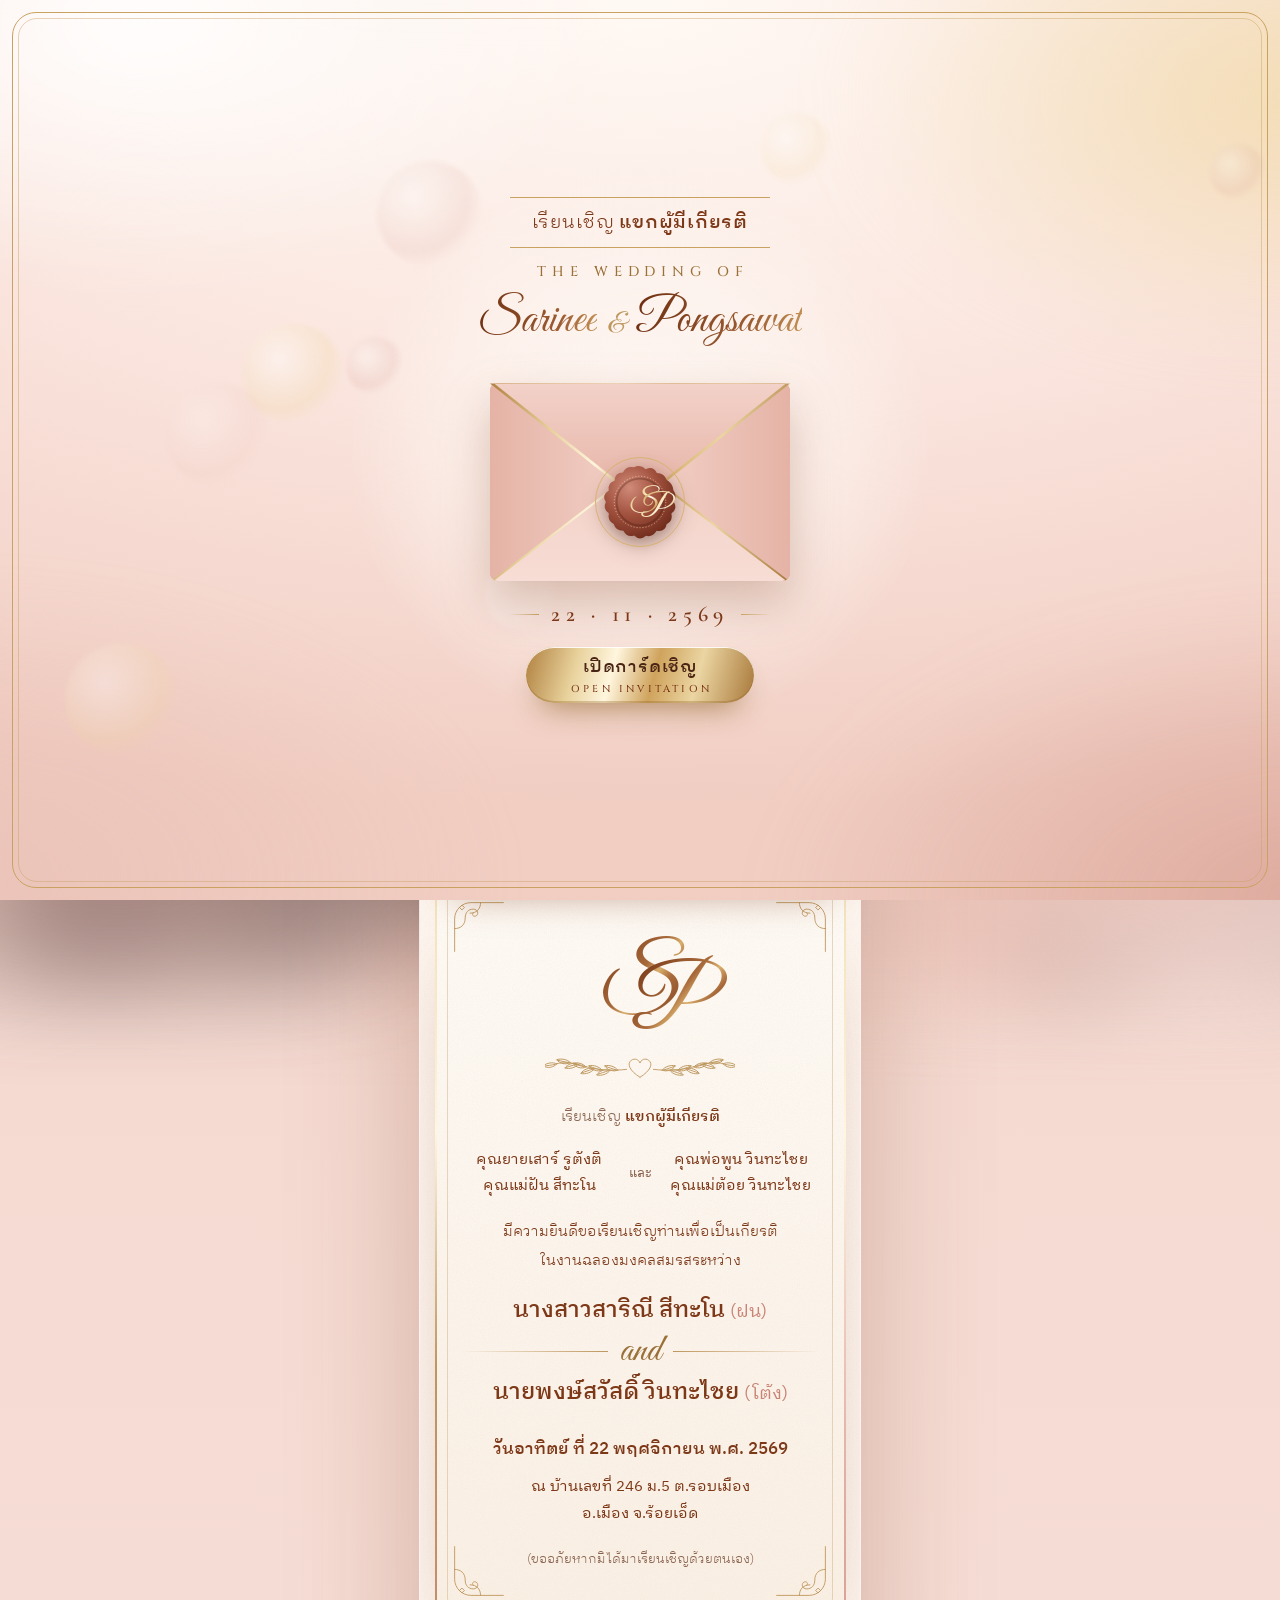
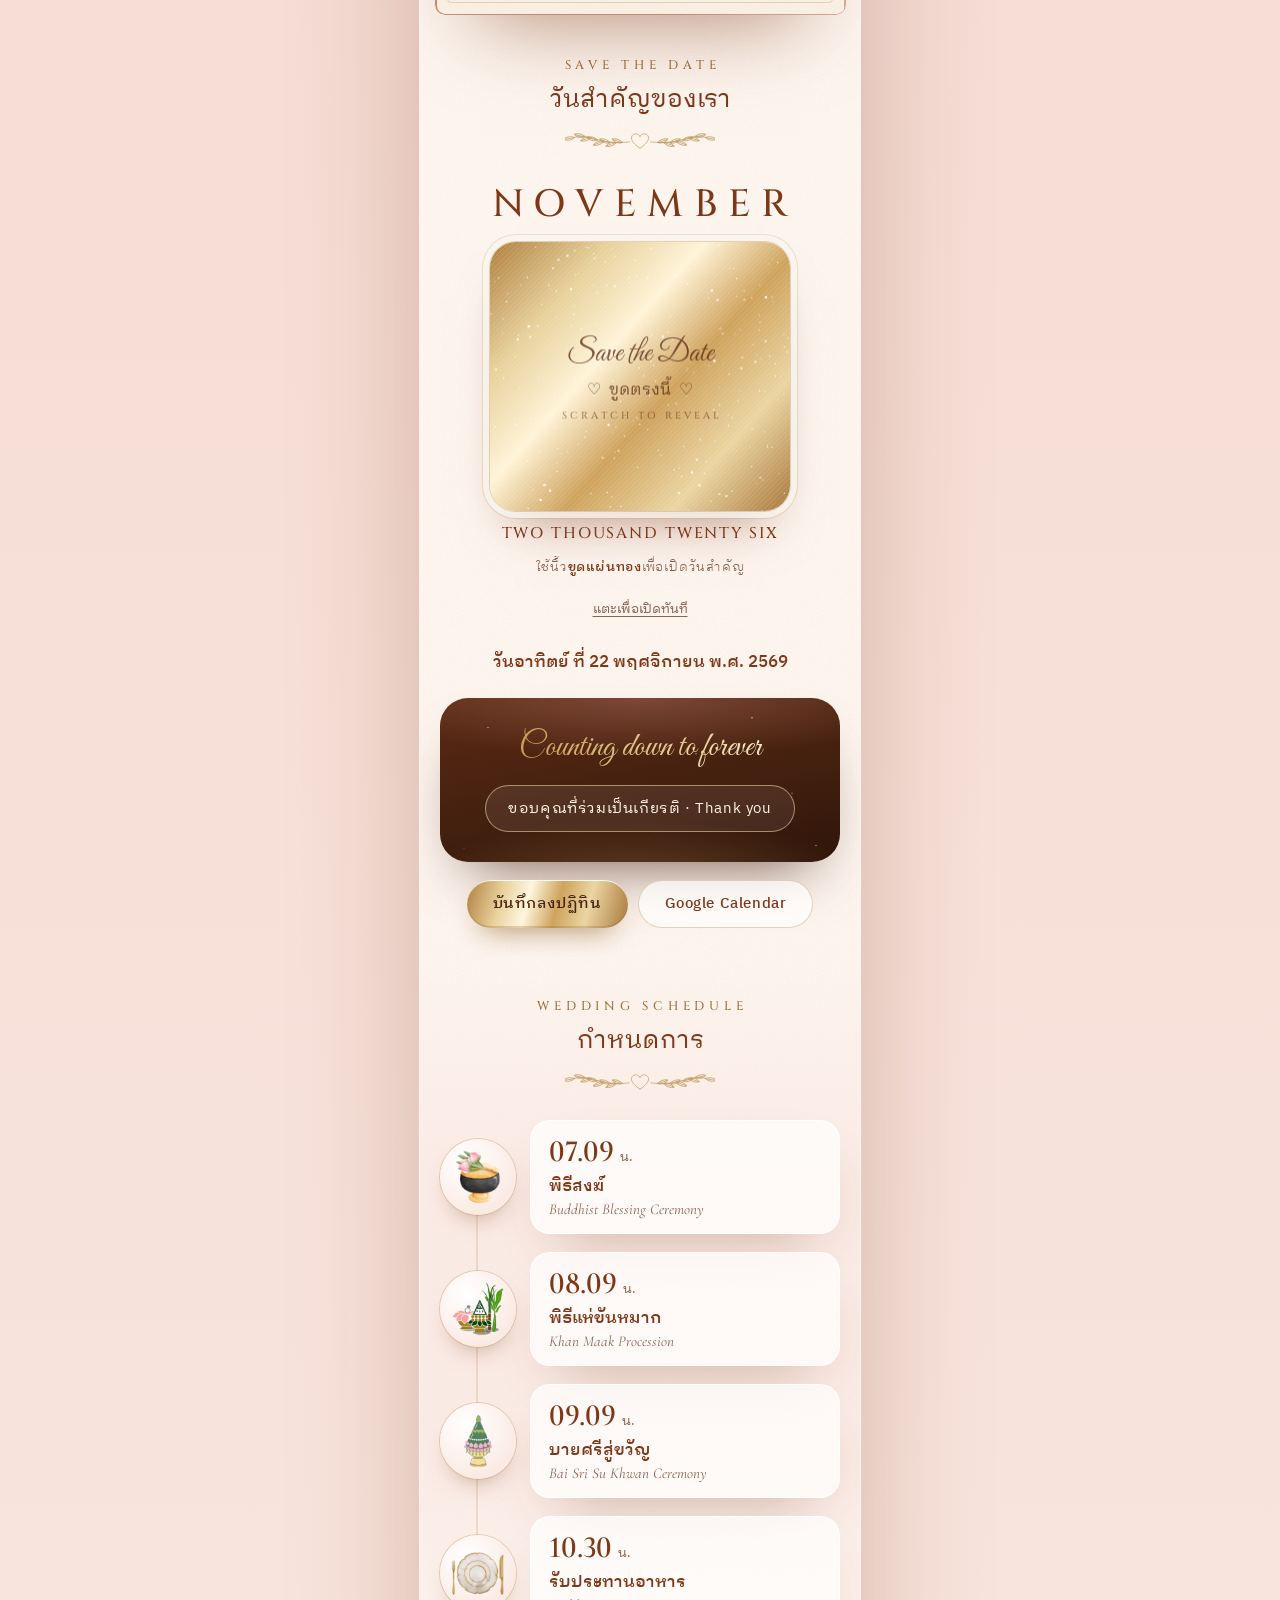
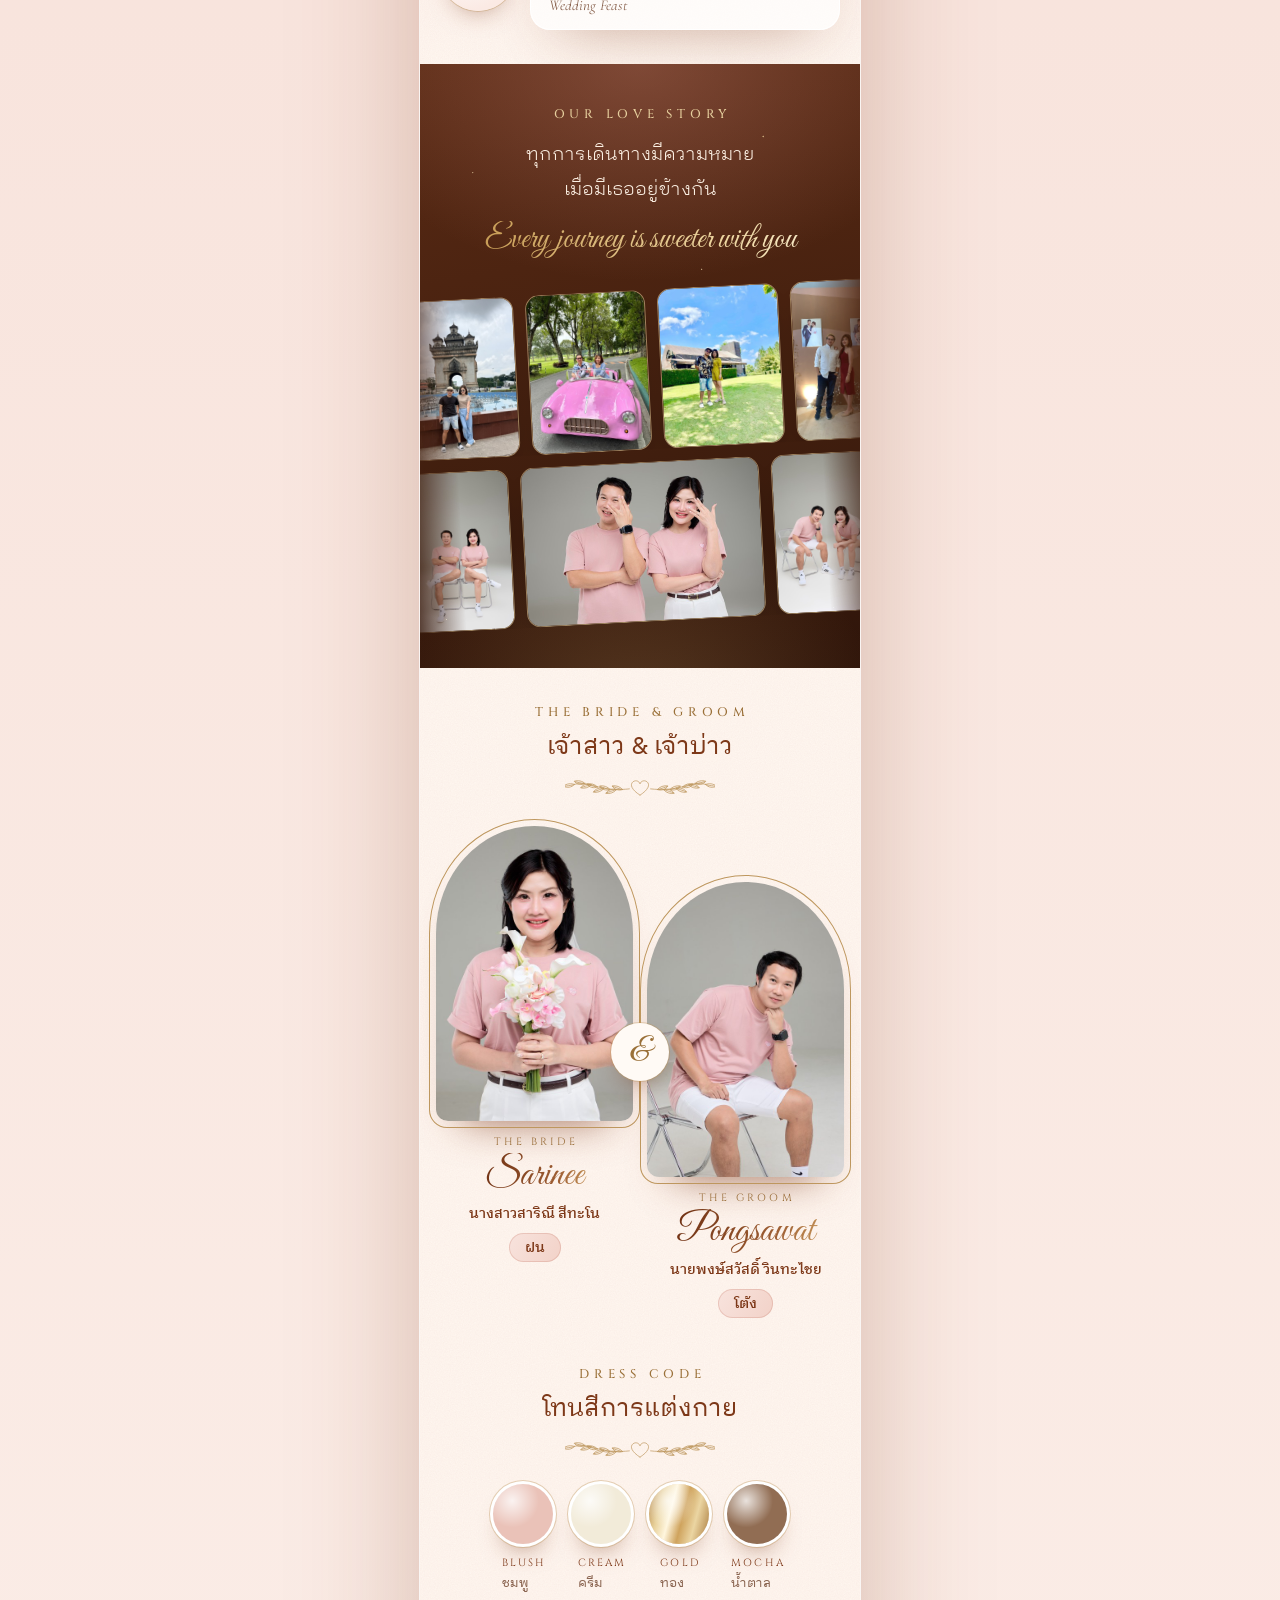
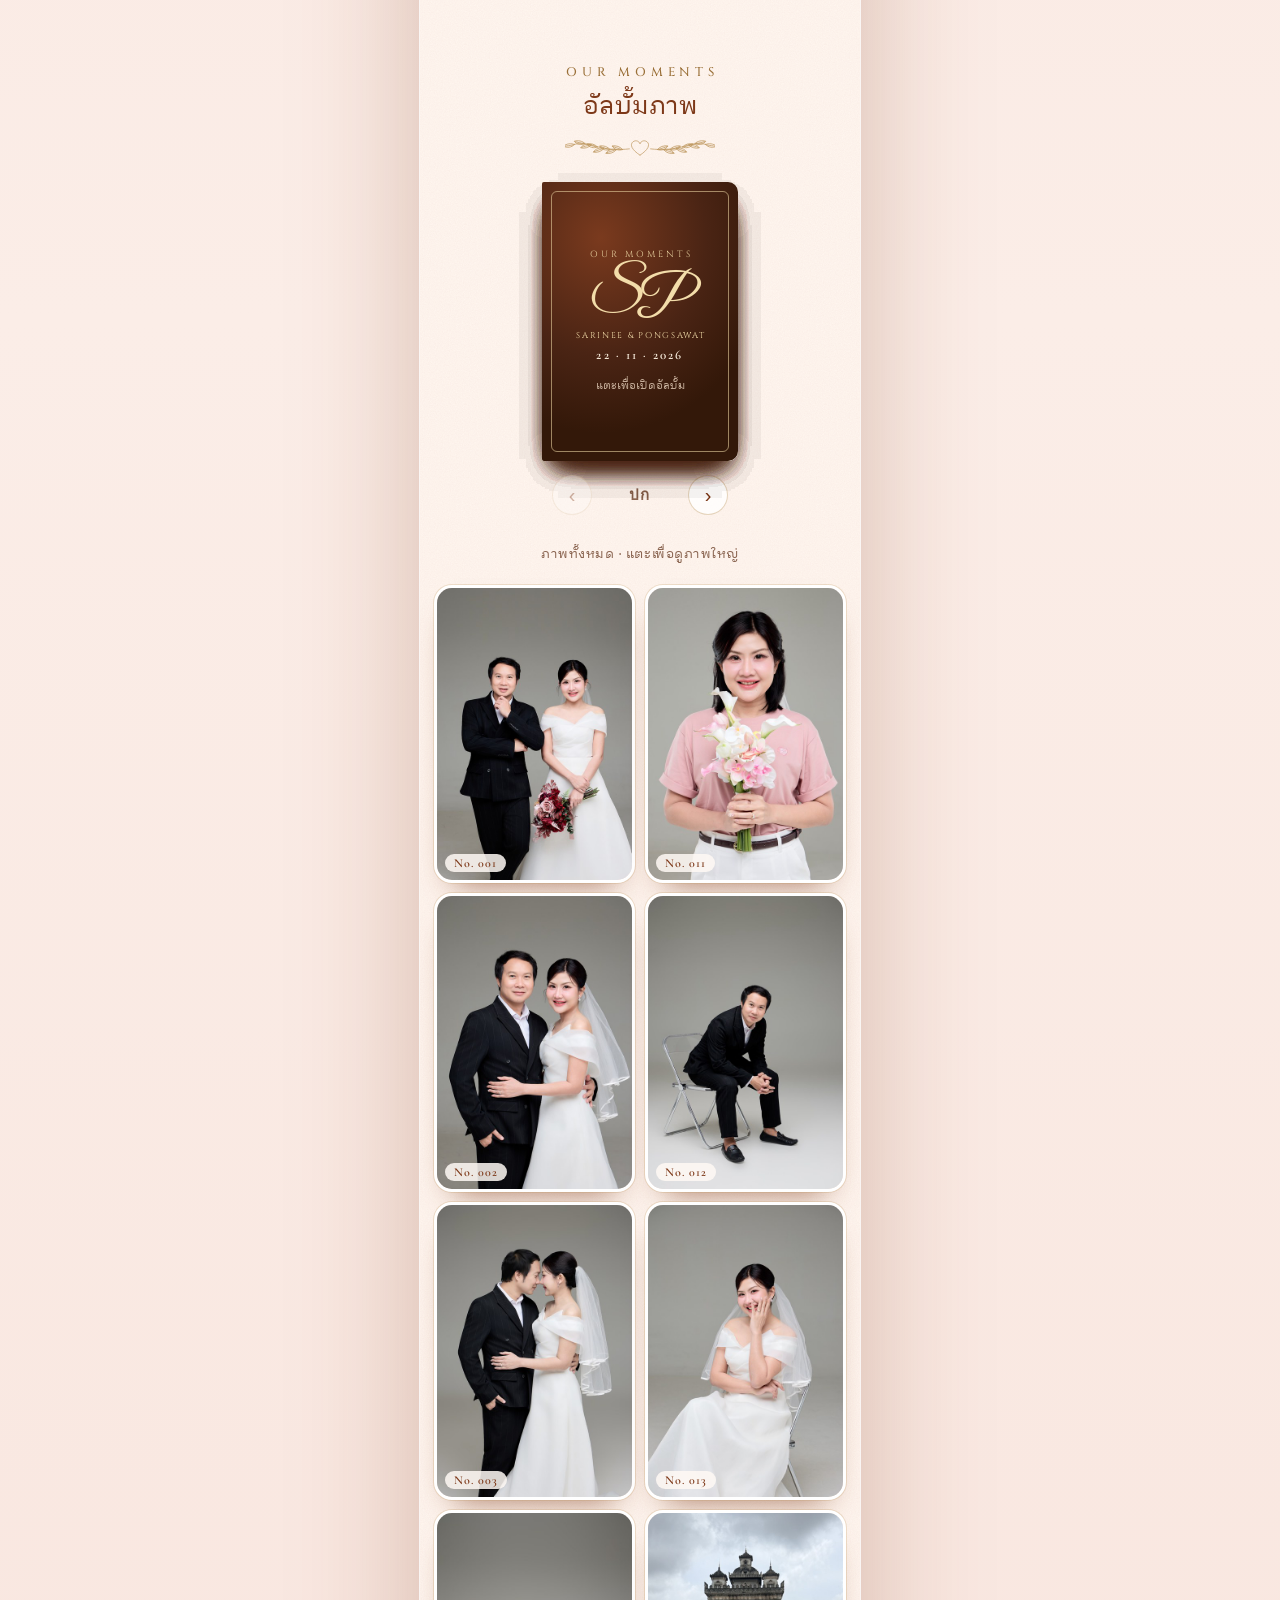
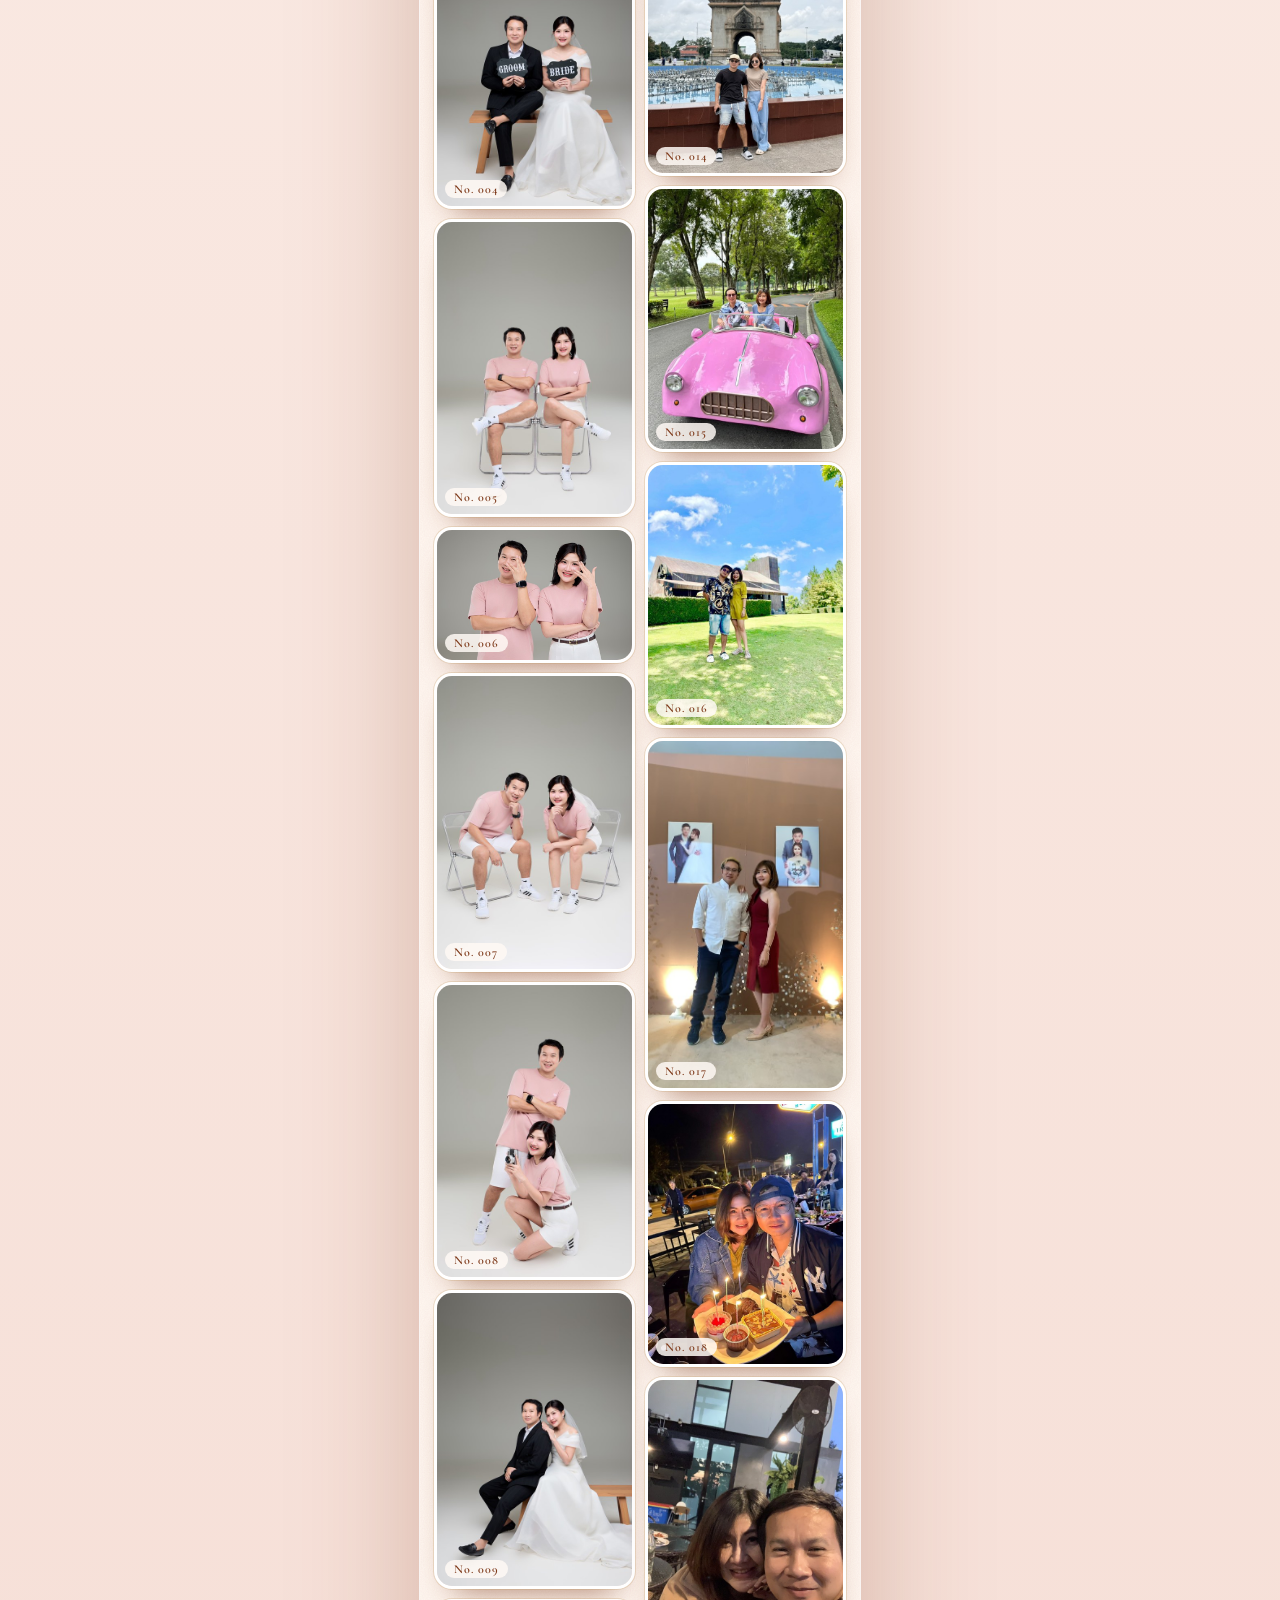
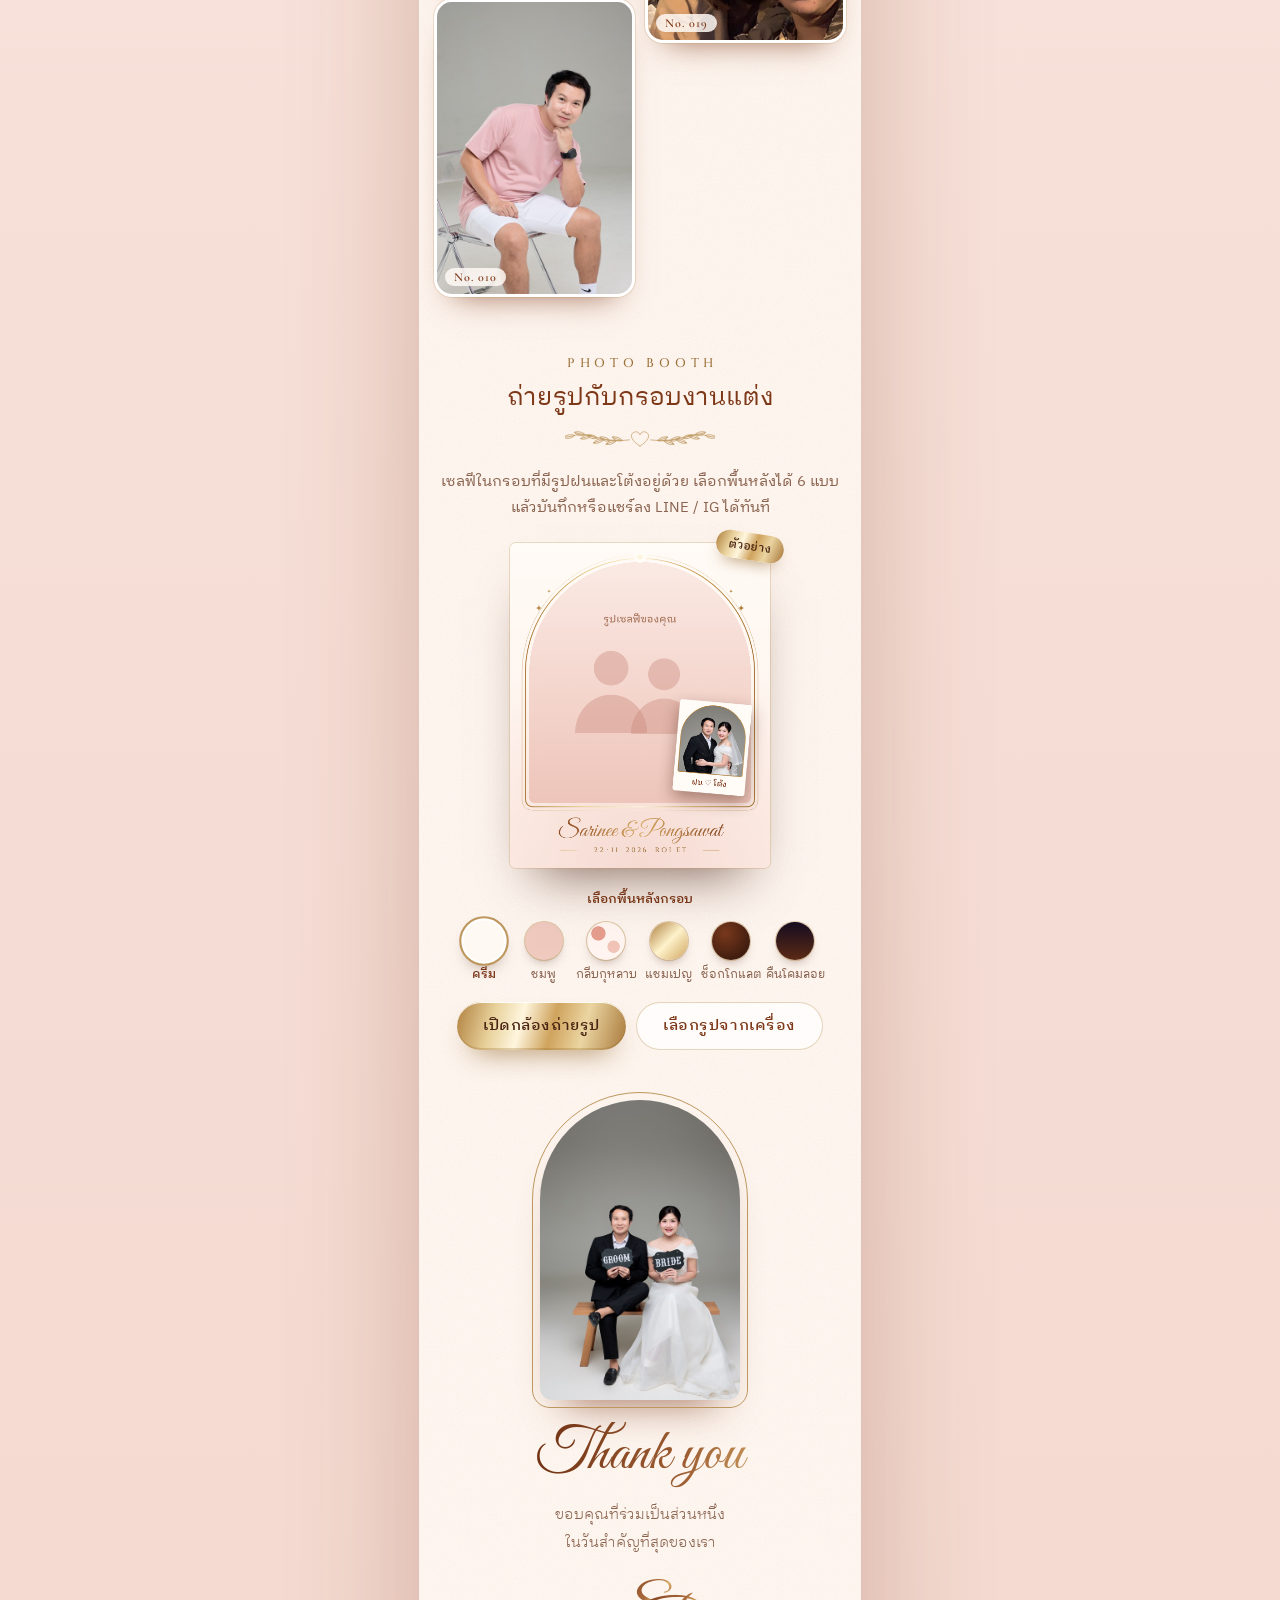
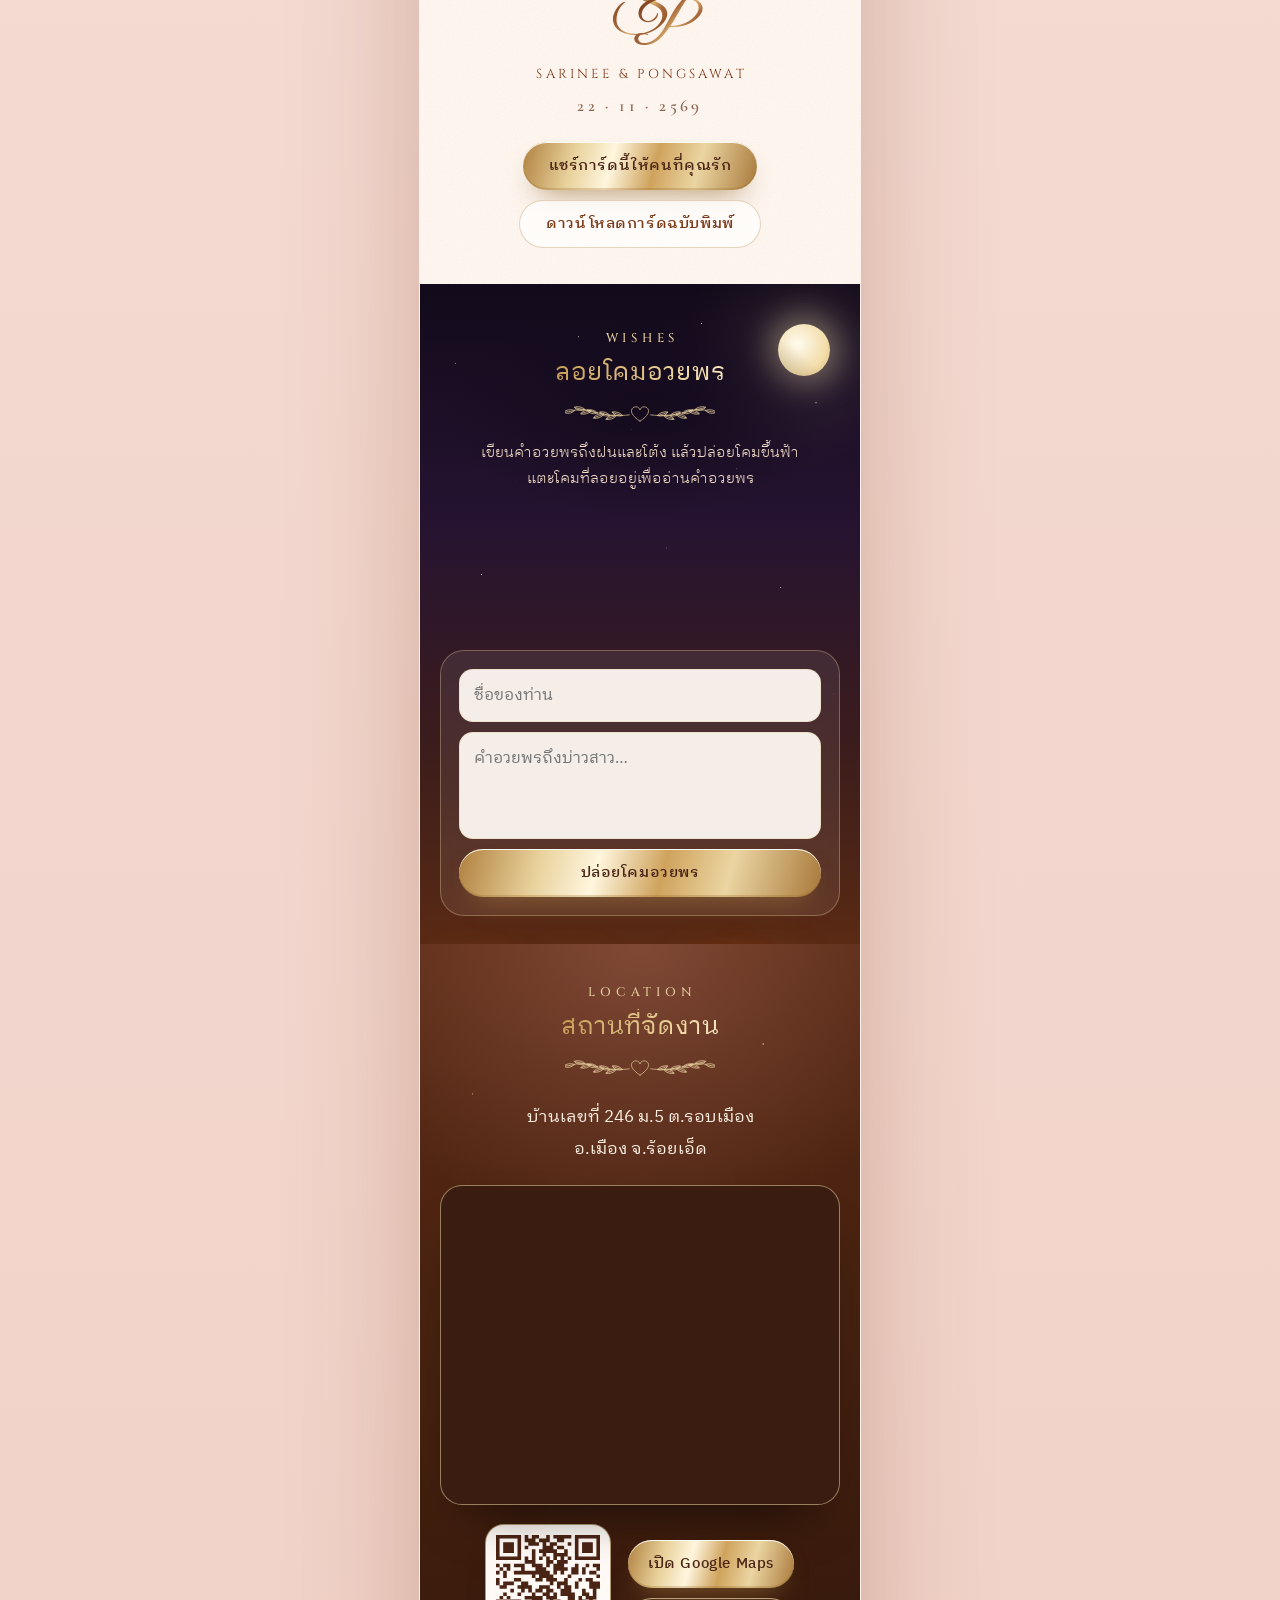
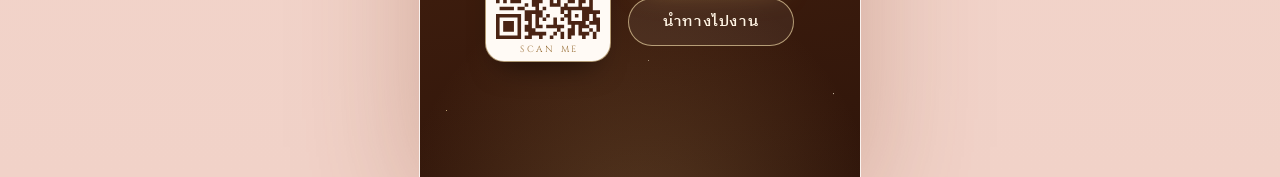
<file: wedding-invitation/index.html>
<!DOCTYPE html>
<html lang="th">
<head>
<meta charset="utf-8">
<meta name="viewport" content="width=device-width, initial-scale=1, viewport-fit=cover">
<title>Sarinee &amp; Pongsawat · ฝน &amp; โต้ง · 22.11.2569</title>
<meta name="description" content="ขอเรียนเชิญร่วมเป็นเกียรติในงานฉลองมงคลสมรส นางสาวสาริณี สีทะโน (ฝน) และ นายพงษ์สวัสดิ์ วินทะไชย (โต้ง) · วันอาทิตย์ที่ 22 พฤศจิกายน 2569 · ร้อยเอ็ด">
<meta name="theme-color" content="#F3D5CC">
<meta property="og:type" content="website">
<meta property="og:title" content="Sarinee &amp; Pongsawat · ฝน &amp; โต้ง · 22.11.2569">
<meta property="og:description" content="ขอเรียนเชิญร่วมเป็นเกียรติในงานฉลองมงคลสมรส ฝน &amp; โต้ง · วันอาทิตย์ที่ 22 พฤศจิกายน 2569 · ร้อยเอ็ด">
<meta property="og:site_name" content="Sarinee &amp; Pongsawat Wedding">
<meta property="og:locale" content="th_TH">
<!-- og:site — เขียนโดย tools/set_site_url.py (อย่าแก้ด้วยมือ) -->
<meta property="og:url" content="https://tongfonsarinee.github.io/fon-tong_wedding/">
<meta property="og:image" content="https://tongfonsarinee.github.io/fon-tong_wedding/assets/images/og.jpg?v=c6ca23e4">
<meta property="og:image:secure_url" content="https://tongfonsarinee.github.io/fon-tong_wedding/assets/images/og.jpg?v=c6ca23e4">
<meta property="og:image:type" content="image/jpeg">
<meta property="og:image:width" content="1200">
<meta property="og:image:height" content="630">
<meta property="og:image:alt" content="ฝนและโต้ง · งานมงคลสมรส 22.11.2569">
<meta name="twitter:image" content="https://tongfonsarinee.github.io/fon-tong_wedding/assets/images/og.jpg?v=c6ca23e4">
<link rel="canonical" href="https://tongfonsarinee.github.io/fon-tong_wedding/">
<!-- /og:site -->
<meta name="twitter:card" content="summary_large_image">
<link rel="icon" href="assets/brand/favicon.svg" type="image/svg+xml">
<link rel="alternate icon" href="assets/brand/favicon.png" type="image/png">
<link rel="apple-touch-icon" href="assets/brand/favicon.png">
<script>document.documentElement.classList.add('js')</script>
<link rel="preconnect" href="https://fonts.googleapis.com">
<link rel="preconnect" href="https://fonts.gstatic.com" crossorigin>
<link href="https://fonts.googleapis.com/css2?family=Cinzel:wght@400;500;600&family=Cormorant+Garamond:ital,wght@0,400;0,500;0,600;1,400;1,500&family=Great+Vibes&family=IBM+Plex+Sans+Thai+Looped:wght@200;300;400;500;600&display=swap" rel="stylesheet">
<link rel="preload" as="image" href="assets/couple/002.jpg">
<link rel="stylesheet" href="css/base.css?v=202610051431">
<link rel="stylesheet" href="css/intro.css?v=202610051431">
<link rel="stylesheet" href="css/hero.css?v=202610051431">
<link rel="stylesheet" href="css/sections.css?v=202610051431">
<link rel="stylesheet" href="css/gallery.css?v=202610051431">
<link rel="stylesheet" href="css/effects.css?v=202610051431">
<link rel="stylesheet" href="css/features.css?v=202610051431">
</head>
<body>
<!-- Shared SVG: gradients + ornaments (laurel with heart, corner flourish) -->
<svg width="0" height="0" style="position:absolute" aria-hidden="true" focusable="false">
  <defs>
    <linearGradient id="g-ink" x1="0" y1="0" x2="1" y2="1" spreadMethod="reflect" data-light>
      <stop offset="0" stop-color="#6E2F12"/><stop offset=".42" stop-color="#A8693A"/><stop offset=".52" stop-color="#D9AF6C"/><stop offset=".62" stop-color="#A8693A"/><stop offset="1" stop-color="#6E2F12"/>
    </linearGradient>
    <linearGradient id="g-gold" x1="0" y1="0" x2="1" y2="1">
      <stop offset="0" stop-color="#C79C55"/><stop offset=".4" stop-color="#F6E3B0"/><stop offset=".55" stop-color="#FFF8E6"/><stop offset=".7" stop-color="#D8B06A"/><stop offset="1" stop-color="#B0803F"/>
    </linearGradient>
    <linearGradient id="g-frame" x1="0" y1="0" x2="1" y2="1" spreadMethod="reflect" data-light>
      <stop offset="0" stop-color="#8A5A24"/><stop offset=".16" stop-color="#D9B26A"/><stop offset=".3" stop-color="#FFF3CC"/><stop offset=".4" stop-color="#E2BC72"/>
      <stop offset=".56" stop-color="#9C6B2C"/><stop offset=".7" stop-color="#E8C984"/><stop offset=".84" stop-color="#FFF6DA"/><stop offset="1" stop-color="#A87838"/>
    </linearGradient>
    <linearGradient id="g-shine" x1="0" y1="0" x2="1" y2="1">
      <stop offset="0" stop-color="#FFFFFF" stop-opacity="0"/><stop offset=".44" stop-color="#FFFFFF" stop-opacity="0"/>
      <stop offset=".5" stop-color="#FFFFFF" stop-opacity=".95"/><stop offset=".56" stop-color="#FFFFFF" stop-opacity="0"/><stop offset="1" stop-color="#FFFFFF" stop-opacity="0"/>
      <animateTransform attributeName="gradientTransform" type="translate" values="-1.2 -1.2; 1.2 1.2; 1.2 1.2" keyTimes="0; .4; 1" dur="6s" repeatCount="indefinite"/>
    </linearGradient>
    <clipPath id="arch-clip" clipPathUnits="objectBoundingBox"><path d="M0 0.5 A0.5 0.5 0 1 1 1 0.5 A0.5 0.5 0 1 1 0 0.5 Z"/></clipPath>
    <radialGradient id="g-pen">
      <stop offset="0" stop-color="#FFFFFF"/><stop offset=".25" stop-color="#FFF1C9"/><stop offset=".55" stop-color="#F0CE82" stop-opacity=".55"/><stop offset="1" stop-color="#F0CE82" stop-opacity="0"/>
    </radialGradient>
    <radialGradient id="g-wax" cx="36%" cy="30%" r="78%">
      <stop offset="0" stop-color="#D08A78"/><stop offset=".5" stop-color="#A0503D"/><stop offset="1" stop-color="#6A2818"/>
    </radialGradient>
  </defs>
  <symbol id="leaf" viewBox="0 0 18 8" overflow="visible">
    <path pathLength="1" d="M0 0 C3.5 -5.5 11 -7.5 17 -5 C12.5 -.5 5.5 1.8 0 0 Z M2 -1 C7 -2.6 11 -3.8 15 -4.8"/>
  </symbol>
  <symbol id="laurel" viewBox="0 0 240 48">
    <g id="laurel-branch">
      <path pathLength="1" d="M103 27 C86 29 66 28 50 23 C38 19 26 17 14 20"/>
      <use href="#leaf" width="18" height="8" transform="translate(92 28) rotate(-145)"/>
      <use href="#leaf" width="18" height="8" transform="translate(82 28.5) scale(1 -1) rotate(-145)"/>
      <use href="#leaf" width="18" height="8" transform="translate(72 28) rotate(-145)"/>
      <use href="#leaf" width="18" height="8" transform="translate(62 26.6) scale(1 -1) rotate(-145)"/>
      <use href="#leaf" width="18" height="8" transform="translate(52 24) rotate(-148)"/>
      <use href="#leaf" width="18" height="8" transform="translate(42 20.6) scale(1 -1) rotate(-148)"/>
      <use href="#leaf" width="18" height="8" transform="translate(32 18.4) rotate(-152)"/>
      <use href="#leaf" width="18" height="8" transform="translate(15 20) rotate(-172)"/>
    </g>
    <use href="#laurel-branch" transform="translate(240 0) scale(-1 1)"/>
    <path pathLength="1" d="M120 37 C107 29 103 20 109 15.5 C113.5 12.5 118.5 14.5 120 19 C121.5 14.5 126.5 12.5 131 15.5 C137 20 133 29 120 37 Z"/>
  </symbol>
  <symbol id="corner" viewBox="0 0 64 64">
    <path pathLength="1" d="M2 62 V22 C2 11 11 2 22 2 H62"/>
    <path pathLength="1" d="M2 34 C10 34 15 29 15 21 C15 14 19 10 25 10 C31 10 32 17 28 18.5 C24.6 19.8 22.5 16 25 14.6"/>
    <path pathLength="1" d="M34 2 C34 10 29 15 21 15"/>
    <path pathLength="1" d="M8 8 l3 -3 l3 3 l-3 3 Z"/>
  </symbol>
</svg>

<!-- ===================== Opening screen: envelope with a wax seal ===================== -->
<div class="intro" id="intro">
  <!-- faint couple photos drifting behind the envelope (css/intro.css .intro__photos) -->
  <div class="intro__photos" aria-hidden="true">
    <img src="assets/couple/002-s.jpg" alt="" decoding="async">
    <img src="assets/couple/003-s.jpg" alt="" decoding="async">
    <img src="assets/couple/013-s.jpg" alt="" decoding="async">
    <img src="assets/couple/009-s.jpg" alt="" decoding="async">
    <img src="assets/couple/011-s.jpg" alt="" decoding="async">
    <img src="assets/couple/004-s.jpg" alt="" decoding="async">
  </div>
  <div class="intro__sky" aria-hidden="true"></div>
  <div class="intro__frame" aria-hidden="true"></div>
  <div class="intro__content">
    <div class="intro__guest">เรียนเชิญ <b data-guest>แขกผู้มีเกียรติ</b></div>
    <div class="intro__eyebrow">The Wedding of</div>
    <div class="intro__names"><span class="foil-text">Sarinee</span> <i>&amp;</i> <span class="foil-text">Pongsawat</span></div>

    <div class="envelope">
      <div class="envelope__body" aria-hidden="true">
      <div class="envelope__back"></div>
      <div class="envelope__letter">
        <img src="assets/couple/003-s.jpg" width="480" height="720" alt="" decoding="async">
        <div class="envelope__letter-text">Save the Date<b>22 · 11 · 2026</b></div>
      </div>
      <div class="envelope__pocket"><i class="envelope__sides"></i><i class="envelope__edge"></i><i class="envelope__bottom"></i></div>
      <div class="envelope__flap"><i class="envelope__flap-edge"></i><i class="envelope__flap-out"></i><i class="envelope__flap-in"></i></div>
      </div>
      <button class="seal" id="intro-seal" type="button" aria-label="แตะตราประทับเพื่อเปิดการ์ด">
      <svg viewBox="0 0 100 100" aria-hidden="true">
        <path class="seal__wax" d="M93.4 50.0 Q98.8 58.6 90.3 64.7 Q92.5 74.6 84.1 78.6 Q82.5 88.8 71.3 86.9 Q66.5 95.3 57.7 93.4 Q50.0 100.3 42.4 92.9 Q33.3 95.9 28.7 86.9 Q18.8 87.1 16.3 78.3 Q8.1 74.2 10.0 64.5 Q1.8 58.5 6.2 50.0 Q0.5 41.3 9.9 35.4 Q7.9 25.7 17.3 22.6 Q18.1 12.0 28.1 12.1 Q33.0 3.2 42.2 5.6 Q50.0 0.9 57.4 7.9 Q66.9 3.5 71.6 12.7 Q81.0 13.0 84.0 21.5 Q91.8 25.9 92.7 34.5 Q97.9 41.6 93.4 50.0Z"/>
        <circle class="seal__ring" cx="50" cy="50" r="33"/>
        <circle class="seal__groove" cx="50" cy="50" r="30"/>
        <text class="seal__mono" x="36" y="60">S</text>
        <text class="seal__mono" x="51" y="68">P</text>
      </svg>
      </button>
    </div>

    <div class="intro__date">22 · 11 · 2569</div>
    <button class="intro__open" id="intro-open" type="button">เปิดการ์ดเชิญ<small>Open Invitation</small></button>
  </div>
  <canvas class="intro__dust" id="intro-dust" aria-hidden="true"></canvas>
  <!-- cinematic trailer (first visit): photos load after the page, see js/intro.js -->
  <div class="cinema" id="cinema" aria-hidden="true">
    <div class="cinema__shot cinema__shot--pan-r"><img data-src="assets/couple/003.jpg" alt=""><span class="cinema__cap cinema__cap--script">Two hearts</span></div>
    <div class="cinema__shot cinema__shot--zoom-in"><img data-src="assets/couple/013.jpg" alt=""><span class="cinema__cap cinema__cap--script">Sarinee</span></div>
    <div class="cinema__shot cinema__shot--zoom-out"><img data-src="assets/couple/012.jpg" alt=""><span class="cinema__cap cinema__cap--script">Pongsawat</span></div>
    <div class="cinema__shot cinema__shot--pan-l"><img data-src="assets/couple/009.jpg" alt=""><span class="cinema__cap">One love · 22 · 11 · 2026</span></div>
    <div class="cinema__title"><small>Save the Date</small><b>Sarinee &amp; Pongsawat</b><span>ฝน ♡ โต้ง</span></div>
    <i class="cinema__bar cinema__bar--top"></i><i class="cinema__bar cinema__bar--bottom"></i>
  </div>
  <button class="intro__skip" id="intro-skip" type="button">ข้าม<span aria-hidden="true"> ›</span></button>
</div>
<div class="petals" id="petals" aria-hidden="true"></div>

<div class="stage">
<main class="card">

  <!-- ===================== Cover: arch portrait ===================== -->
  <header class="cover" id="cover" data-pause>
    <div class="cover__glow" aria-hidden="true"></div>
    <div class="cover__sparkles" aria-hidden="true"><i></i><i></i><i></i><i></i><i></i><i></i></div>
    <div class="cover__eyebrow">We're getting married</div>
    <div class="arch">
      <div class="arch__frame">
        <img class="arch__photo" src="assets/couple/002.jpg" width="1044" height="1566" alt="ฝนและโต้ง คู่บ่าวสาว" fetchpriority="high" decoding="async">
      </div>
      <!-- frame: layered modern oval — gold line offset up-right, light orbiting it, sparkles (css/hero.css .frame-*) -->
      <svg class="arch__ornament" viewBox="0 0 400 590" aria-hidden="true">
        <ellipse class="frame-offset frame-draw" pathLength="1" cx="212" cy="291.33" rx="160" ry="213.33"/>
        <ellipse class="frame-orbit" pathLength="1" cx="212" cy="291.33" rx="160" ry="213.33"/>
        <g class="frame-sparkles">
          <path class="frame-sparkle" d="M314.85 115.91 Q316.77 125.99 326.85 127.91 Q316.77 129.83 314.85 139.91 Q312.93 129.83 302.85 127.91 Q312.93 125.99 314.85 115.91 Z"/><path class="frame-sparkle" d="M331.85 103.41 Q332.57 107.19 336.35 107.91 Q332.57 108.63 331.85 112.41 Q331.13 108.63 327.35 107.91 Q331.13 107.19 331.85 103.41 Z"/><circle class="frame-dot" cx="300.85" cy="103.91" r="1.8"/>
          <path class="frame-sparkle" d="M109.15 447.76 Q110.27 453.64 116.15 454.76 Q110.27 455.88 109.15 461.76 Q108.03 455.88 102.15 454.76 Q108.03 453.64 109.15 447.76 Z"/><circle class="frame-dot" cx="93.15" cy="474.76" r="2.2"/>
        </g>
      </svg>
      <svg class="arch__seal" viewBox="0 0 100 100" aria-hidden="true">
        <defs><path id="seal-arc" d="M50 50 m-37 0 a37 37 0 1 1 74 0 a37 37 0 1 1 -74 0"/></defs>
        <circle cx="50" cy="50" r="48"/>
        <g class="arch__seal-ring"><text><textPath href="#seal-arc" textLength="228">SAVE THE DATE · 22 · 11 · 2026 · </textPath></text></g>
        <text class="arch__seal-mono" x="50" y="57" text-anchor="middle">S&amp;P</text>
      </svg>
    </div>
    <!-- names: glyph outlines of Great Vibes, written in gold ink by js/handwriting.js -->
    <h1 class="cover__names">
      <span class="visually-hidden">Sarinee &amp; Pongsawat</span>
      <svg class="ink cover__a" viewBox="26 0 2633 1177" width="2633" height="1177" aria-hidden="true"><path d="M413 930Q315 930 234 901Q152 872 102 816Q52 759 47 676Q45 642 58 601Q71 560 94 520Q118 479 150 446Q183 414 220 397Q223 395 230 394Q236 393 239 393Q245 393 245 396Q245 401 230 412Q188 445 161 488Q133 531 119 580Q105 629 105 679Q105 738 130 780Q156 823 199 850Q242 878 297 891Q352 904 412 904Q479 904 544 889Q610 874 664 846Q747 802 796 737Q844 672 844 608Q844 574 830 543Q815 512 783 487Q759 468 724 451Q690 434 652 418Q613 402 576 386Q539 369 511 350Q471 323 452 292Q434 261 434 230Q434 193 456 158Q477 123 514 94Q552 66 599 50Q640 36 688 28Q737 20 784 20Q823 20 858 26Q894 31 921 45Q955 61 973 88Q991 114 991 143Q991 183 955 213Q942 223 926 232Q910 240 888 246Q884 247 879 247Q867 247 867 240Q867 236 874 232Q880 227 893 226Q923 222 938 203Q954 184 954 159Q954 133 936 108Q919 82 883 64Q847 47 791 47Q759 47 720 54Q682 61 637 77Q582 96 546 133Q509 170 509 212Q509 238 526 264Q544 291 583 315Q616 335 658 354Q700 374 743 394Q786 413 821 435Q876 469 900 508Q924 547 924 588Q924 636 896 684Q867 733 821 776Q775 818 720 851Q656 889 576 910Q495 930 413 930Z"/><path d="M1202 841Q1179 841 1162 828Q1144 815 1144 775Q1144 758 1146 743Q1149 728 1153 711Q1144 726 1128 748Q1112 770 1092 791Q1073 812 1052 826Q1032 840 1014 840Q988 840 972 816Q956 793 956 755Q956 714 975 667Q994 620 1027 577Q1060 534 1103 507Q1146 480 1193 480Q1216 480 1237 488Q1258 495 1274 512Q1281 519 1281 528Q1281 534 1276 538Q1271 542 1263 540Q1252 505 1216 505Q1199 505 1177 516Q1150 530 1120 560Q1089 591 1062 630Q1036 668 1019 707Q1002 746 1002 778Q1002 811 1027 811Q1049 811 1072 790Q1096 769 1118 738Q1139 706 1157 675Q1175 644 1185 625Q1200 598 1213 580Q1226 562 1250 562Q1261 562 1272 565Q1283 568 1295 566Q1265 596 1242 637Q1220 678 1208 718Q1196 757 1196 784Q1196 814 1216 814Q1232 814 1250 796Q1269 778 1286 750Q1304 723 1319 694Q1334 666 1343 645Q1348 645 1352 646Q1355 647 1355 654Q1354 658 1352 662Q1349 667 1344 678Q1336 694 1322 721Q1308 748 1289 776Q1270 803 1248 822Q1226 841 1202 841Z"/><path d="M1344 642Q1352 625 1365 588Q1378 550 1392 504Q1406 458 1413 417Q1416 401 1424 394Q1432 386 1441 386Q1454 386 1465 398Q1476 411 1476 434Q1476 462 1460 482Q1443 502 1419 520Q1429 521 1440 522Q1451 522 1464 522Q1511 522 1557 516Q1559 522 1559 525Q1559 538 1552 558Q1544 578 1536 594Q1532 603 1520 626Q1508 650 1494 680Q1480 709 1470 738Q1461 766 1461 786Q1461 812 1481 812Q1500 812 1534 768Q1568 723 1602 645Q1614 645 1614 654Q1603 681 1586 713Q1570 745 1550 774Q1530 802 1507 820Q1484 839 1459 839Q1440 839 1421 824Q1402 808 1402 773Q1402 742 1414 712Q1426 683 1441 657Q1456 631 1468 611Q1480 591 1480 579Q1480 561 1458 553Q1435 545 1399 544Q1381 590 1372 612Q1363 634 1355 654Q1339 654 1344 642Z"/><path d="M1630 838Q1593 838 1578 816Q1563 795 1563 767Q1563 752 1566 736Q1570 721 1575 708L1642 537Q1645 529 1645 523Q1645 513 1640 506Q1635 498 1633 495L1688 493Q1703 492 1710 496Q1716 501 1716 507Q1716 513 1709 529Q1699 553 1682 589Q1665 625 1648 663Q1632 701 1620 734Q1609 767 1609 785Q1609 798 1616 807Q1622 816 1638 816Q1659 816 1680 800Q1700 783 1718 757Q1736 731 1752 701Q1767 671 1778 645Q1790 645 1790 654Q1780 679 1764 711Q1748 743 1728 772Q1707 800 1682 819Q1658 838 1630 838ZM1719 431Q1706 431 1696 421Q1687 411 1687 397Q1687 380 1701 366Q1715 353 1732 353Q1746 353 1756 362Q1766 371 1766 385Q1766 403 1752 417Q1738 431 1719 431Z"/><path d="M1682 846Q1718 773 1751 702Q1784 630 1819 565Q1839 529 1853 514Q1867 500 1890 500Q1898 500 1907 502Q1916 505 1925 505Q1931 505 1934 504Q1920 512 1898 544Q1875 575 1852 616Q1829 657 1811 693Q1830 670 1851 647Q1872 624 1897 603Q1921 582 1954 560Q1988 537 2020 522Q2052 507 2071 507Q2078 507 2081 508Q2081 508 2070 528Q2059 547 2042 578Q2026 610 2009 646Q1992 681 1978 714Q1965 746 1961 768Q1958 781 1958 792Q1958 808 1964 813Q1970 818 1977 818Q1996 818 2016 801Q2036 784 2054 758Q2073 731 2089 701Q2105 671 2116 645Q2128 645 2128 654Q2117 681 2100 714Q2084 746 2064 775Q2043 804 2018 823Q1993 842 1964 842Q1944 842 1922 828Q1901 814 1901 776Q1901 765 1903 752Q1905 740 1910 725Q1918 705 1929 682Q1940 659 1965 619Q1972 608 1974 602Q1975 596 1975 592Q1975 580 1964 580Q1955 580 1938 590Q1920 600 1894 625Q1869 649 1834 693Q1800 737 1755 823Q1748 836 1740 837Q1731 838 1716 839Q1706 840 1697 840Q1688 841 1682 846Z"/><path d="M2188 842Q2151 842 2122 818Q2092 794 2092 745Q2092 704 2110 658Q2129 612 2160 572Q2190 531 2228 506Q2265 480 2303 480Q2322 480 2340 491Q2358 502 2358 529Q2358 554 2339 584Q2320 614 2285 640Q2270 651 2247 661Q2224 671 2201 678Q2178 684 2163 684Q2158 696 2154 716Q2149 736 2149 757Q2149 782 2159 802Q2169 822 2196 822Q2229 822 2258 803Q2286 784 2308 755Q2331 726 2347 696Q2363 666 2372 645Q2384 645 2384 654Q2371 682 2354 715Q2338 748 2316 776Q2293 805 2262 824Q2230 842 2188 842ZM2170 666Q2184 666 2217 656Q2250 645 2277 622Q2303 599 2317 572Q2331 544 2331 525Q2331 503 2315 503Q2303 503 2282 519Q2261 535 2230 573Q2211 597 2194 625Q2177 653 2170 666Z"/><path d="M2444 842Q2407 842 2378 818Q2348 794 2348 745Q2348 704 2366 658Q2385 612 2416 572Q2446 531 2484 506Q2521 480 2559 480Q2578 480 2596 491Q2614 502 2614 529Q2614 554 2595 584Q2576 614 2541 640Q2526 651 2503 661Q2480 671 2457 678Q2434 684 2419 684Q2414 696 2410 716Q2405 736 2405 757Q2405 782 2415 802Q2425 822 2452 822Q2485 822 2514 803Q2542 784 2564 755Q2587 726 2603 696Q2619 666 2628 645Q2640 645 2640 654Q2627 682 2610 715Q2594 748 2572 776Q2549 805 2518 824Q2486 842 2444 842ZM2426 666Q2440 666 2473 656Q2506 645 2533 622Q2559 599 2573 572Q2587 544 2587 525Q2587 503 2571 503Q2559 503 2538 519Q2517 535 2486 573Q2467 597 2450 625Q2433 653 2426 666Z"/><circle class="ink__pen" r="70" cx="0" cy="0"/></svg>
      <svg class="ink cover__amp" viewBox="-9 0 778 1177" width="778" height="1177" aria-hidden="true"><path d="M263 883Q178 883 122 856Q66 830 38 786Q11 743 11 694Q11 639 44 584Q77 530 142 490Q208 451 303 441Q289 422 282 398Q275 373 275 351Q276 298 305 258Q334 217 380 189Q425 161 477 146Q529 132 575 132Q603 132 632 140Q661 147 681 166Q701 185 701 220Q701 249 683 272Q665 295 639 295Q620 295 606 281Q592 267 592 249Q592 228 606 214Q619 201 639 201Q648 201 660 207Q671 213 674 219Q675 215 675 208Q675 181 653 170Q631 159 606 159Q566 159 513 178Q460 198 410 242Q392 258 373 284Q354 310 341 340Q328 369 328 399Q328 422 336 439Q351 439 370 438Q390 436 411 436Q437 436 452 447Q467 458 467 472Q467 482 455 491Q443 500 417 500Q384 500 358 486Q331 471 316 456Q250 465 204 505Q158 545 134 600Q110 654 110 708Q110 751 126 788Q143 825 177 848Q211 870 263 870Q317 870 362 850Q406 831 438 800Q470 769 488 734Q505 700 505 670Q505 644 486 626Q468 609 438 600Q408 592 374 592Q339 592 304 602Q270 611 246 630Q222 650 217 680Q217 682 216 684Q216 687 216 689Q216 711 232 732Q249 754 284 772Q293 776 293 787Q293 798 283 793Q228 764 202 730Q177 695 177 664Q177 619 226 586Q274 554 364 554H541Q557 554 588 547Q620 540 653 526Q686 513 710 494Q733 476 733 452Q733 439 724 424Q722 421 722 417Q722 411 727 411Q731 411 734 416Q749 438 749 461Q749 488 730 511Q710 534 677 552Q644 569 604 578Q563 587 521 586Q540 602 549 622Q558 642 558 664Q558 701 536 740Q514 778 474 810Q434 843 380 863Q327 883 263 883ZM417 483Q450 483 450 470Q450 465 442 460Q433 454 419 453Q413 452 399 452Q385 452 370 452Q354 452 344 452Q369 483 417 483Z"/><circle class="ink__pen" r="70" cx="0" cy="0"/></svg>
      <svg class="ink cover__b" viewBox="-16 0 3719 1177" width="3719" height="1177" aria-hidden="true"><path d="M169 877Q147 877 126 874Q63 866 34 837Q4 808 4 774Q4 737 38 707Q71 677 132 677Q151 677 172 680Q194 684 218 692Q230 696 230 703Q230 707 224 707Q218 707 214 705Q198 699 184 696Q169 694 156 694Q113 694 90 718Q68 743 68 772Q68 800 91 823Q114 846 164 846Q227 846 280 817Q334 788 382 741Q433 691 475 620Q517 550 558 470Q600 389 649 307Q698 225 762 153Q775 139 788 124Q802 108 815 97Q781 92 745 90Q709 87 674 87Q622 87 576 92Q529 96 483 104Q436 113 378 132Q320 151 266 182Q211 212 172 255Q134 298 125 354Q124 359 124 364Q123 370 123 375Q123 421 154 451Q186 481 228 481Q259 481 288 464Q317 448 340 420Q363 393 374 360Q375 350 382 350Q388 350 388 361Q387 405 362 437Q338 469 301 486Q264 502 226 502Q187 502 152 486Q117 469 95 436Q73 404 73 356Q73 300 100 257Q128 214 174 182Q220 149 274 126Q328 104 382 90Q436 77 480 70Q525 63 574 59Q622 55 672 55Q715 55 758 59Q801 63 842 71Q859 58 877 48Q895 38 917 30Q931 24 938 24Q944 24 944 28Q944 35 928 45Q920 49 908 59Q896 69 882 82Q947 98 999 130Q1056 164 1080 202Q1105 240 1105 280Q1105 326 1077 372Q1049 417 1004 456Q959 495 905 524Q851 552 798 565Q747 578 695 584Q643 590 602 590Q595 590 588 590Q580 590 573 589Q539 637 503 682Q467 728 422 771Q367 823 302 850Q237 877 169 877ZM587 567Q625 568 672 561Q719 554 766 540Q844 516 906 471Q969 426 1006 371Q1042 316 1042 263Q1042 231 1026 202Q1011 173 976 150Q953 135 924 124Q895 113 863 106Q812 178 768 256Q723 334 680 413Q636 492 587 567Z"/><path d="M973 838Q932 838 912 808Q893 779 893 737Q893 698 908 656Q924 610 952 572Q981 534 1016 510Q1050 487 1084 487Q1125 487 1144 515Q1164 543 1164 586Q1164 616 1154 649Q1144 682 1127 714Q1140 727 1164 727Q1192 727 1212 709Q1232 691 1251 645Q1263 645 1263 654Q1244 700 1220 722Q1195 743 1157 742Q1134 742 1119 729Q1091 775 1052 806Q1014 838 973 838ZM987 816Q1010 816 1033 796Q1056 777 1075 752Q1094 727 1102 709Q1086 680 1084 666Q1081 651 1081 644Q1081 625 1091 615Q1101 605 1111 605Q1125 605 1135 617Q1137 606 1138 596Q1139 587 1139 578Q1139 552 1130 536Q1120 519 1100 519Q1079 519 1056 537Q1033 555 1012 585Q992 615 977 652Q964 683 957 710Q950 738 950 761Q950 786 959 801Q968 816 987 816Z"/><path d="M1155 846Q1191 773 1224 702Q1257 630 1292 565Q1312 529 1326 514Q1340 500 1363 500Q1371 500 1380 502Q1389 505 1398 505Q1404 505 1407 504Q1393 512 1370 544Q1348 575 1325 616Q1302 657 1284 693Q1303 670 1324 647Q1345 624 1370 603Q1394 582 1428 560Q1461 537 1493 522Q1525 507 1544 507Q1551 507 1554 508Q1554 508 1543 528Q1532 547 1516 578Q1499 610 1482 646Q1465 681 1452 714Q1438 746 1434 768Q1431 781 1431 792Q1431 808 1437 813Q1443 818 1450 818Q1469 818 1489 801Q1509 784 1528 758Q1546 731 1562 701Q1578 671 1589 645Q1601 645 1601 654Q1590 681 1574 714Q1557 746 1536 775Q1516 804 1491 823Q1466 842 1437 842Q1417 842 1396 828Q1374 814 1374 776Q1374 765 1376 752Q1378 740 1383 725Q1391 705 1402 682Q1413 659 1438 619Q1445 608 1446 602Q1448 596 1448 592Q1448 580 1437 580Q1428 580 1410 590Q1393 600 1367 625Q1342 649 1308 693Q1273 737 1228 823Q1221 836 1212 837Q1204 838 1189 839Q1179 840 1170 840Q1161 841 1155 846Z"/><path d="M1520 1157Q1425 1157 1425 1079Q1425 1042 1451 1013Q1477 984 1513 963Q1563 933 1611 915Q1659 897 1703 884Q1747 870 1785 854Q1794 828 1800 796Q1806 765 1809 735Q1812 705 1812 683Q1812 660 1809 653Q1798 674 1780 705Q1761 736 1736 766Q1712 797 1685 817Q1658 837 1630 837Q1620 837 1611 834Q1583 822 1570 800Q1558 778 1558 750Q1558 705 1584 653Q1610 601 1646 558Q1675 523 1714 502Q1753 481 1793 481Q1839 481 1879 512Q1894 524 1894 538Q1894 553 1882 553Q1872 553 1868 540Q1854 503 1823 503Q1798 503 1766 524Q1734 546 1706 578Q1682 605 1660 640Q1637 675 1622 709Q1608 743 1608 768Q1608 785 1616 797Q1624 809 1641 809Q1664 809 1690 787Q1715 765 1738 733Q1762 701 1780 668Q1797 635 1804 613Q1811 590 1823 584Q1835 579 1847 579Q1859 579 1867 573Q1871 595 1872 618Q1874 640 1874 663Q1874 709 1868 747Q1863 785 1850 828Q1886 806 1912 772Q1939 739 1956 704Q1974 670 1985 645Q1997 645 1997 654Q1984 681 1964 720Q1945 759 1916 796Q1886 832 1842 852Q1825 900 1794 953Q1762 1006 1719 1052Q1676 1099 1625 1128Q1574 1157 1520 1157ZM1496 1137Q1518 1137 1542 1128Q1567 1118 1589 1105Q1611 1092 1623 1083Q1646 1065 1670 1038Q1694 1011 1712 986Q1729 962 1747 936Q1765 909 1776 883L1735 896Q1702 906 1662 920Q1623 935 1584 953Q1545 971 1513 992Q1485 1011 1466 1042Q1448 1073 1448 1096Q1448 1113 1460 1125Q1471 1137 1496 1137Z"/><path d="M2006 842Q1965 842 1940 816Q1914 791 1914 763Q1914 740 1926 720Q1937 701 1956 701L1957 699Q1979 659 2000 618Q2020 576 2045 529Q2066 490 2090 465Q2115 440 2148 440Q2156 440 2170 444Q2184 447 2184 458Q2184 466 2175 466Q2168 466 2160 462Q2151 458 2146 458Q2127 458 2114 480Q2101 502 2101 527Q2101 554 2110 576Q2119 597 2131 617Q2143 637 2152 658Q2161 678 2161 702Q2161 750 2142 780Q2124 809 2094 824H2095Q2148 824 2182 774Q2217 725 2251 645Q2263 645 2263 654Q2244 699 2221 742Q2198 785 2167 813Q2136 841 2091 841Q2072 841 2056 837Q2033 842 2006 842ZM1991 736Q1991 760 2002 782Q2013 804 2042 815Q2068 800 2082 768Q2097 737 2097 703Q2097 675 2091 646Q2085 617 2078 589Q2072 561 2072 539Q2072 532 2072 526Q2073 521 2074 516Q2056 543 2038 579Q2019 615 2002 648Q1985 681 1971 702Q1991 705 1991 736ZM1958 786Q1958 802 1969 814Q1980 826 2002 826Q2012 826 2021 824Q2000 811 1988 791Q1975 771 1975 745Q1966 755 1962 766Q1958 776 1958 786Z"/><path d="M2469 841Q2446 841 2428 828Q2411 815 2411 775Q2411 758 2414 743Q2416 728 2420 711Q2411 726 2395 748Q2379 770 2360 791Q2340 812 2320 826Q2299 840 2281 840Q2255 840 2239 816Q2223 793 2223 755Q2223 714 2242 667Q2261 620 2294 577Q2327 534 2370 507Q2413 480 2460 480Q2483 480 2504 488Q2525 495 2541 512Q2548 519 2548 528Q2548 534 2543 538Q2538 542 2530 540Q2519 505 2483 505Q2466 505 2444 516Q2417 530 2386 560Q2356 591 2330 630Q2303 668 2286 707Q2269 746 2269 778Q2269 811 2294 811Q2316 811 2340 790Q2363 769 2384 738Q2406 706 2424 675Q2442 644 2452 625Q2467 598 2480 580Q2493 562 2517 562Q2528 562 2539 565Q2550 568 2562 566Q2532 596 2510 637Q2487 678 2475 718Q2463 757 2463 784Q2463 814 2483 814Q2499 814 2518 796Q2536 778 2554 750Q2571 723 2586 694Q2601 666 2610 645Q2615 645 2618 646Q2622 647 2622 654Q2621 658 2618 662Q2616 667 2611 678Q2603 694 2589 721Q2575 748 2556 776Q2537 803 2515 822Q2493 841 2469 841Z"/><path d="M2830 840Q2824 840 2820 840Q2815 839 2808 838Q2783 833 2774 810Q2764 788 2764 762Q2764 746 2766 730Q2769 715 2773 703Q2764 719 2750 742Q2736 764 2718 786Q2700 808 2680 823Q2660 838 2639 838Q2618 838 2600 826Q2582 814 2577 792Q2576 787 2576 782Q2575 778 2575 774Q2575 748 2589 721Q2603 694 2622 654Q2617 654 2614 653Q2610 652 2610 645Q2633 593 2650 560Q2666 528 2674 514Q2687 492 2715 492H2777Q2760 505 2746 520Q2733 536 2713 577Q2713 577 2706 591Q2699 605 2688 626Q2678 647 2668 669Q2657 691 2650 707Q2640 729 2635 748Q2630 767 2630 781Q2630 816 2653 816Q2669 816 2689 796Q2712 774 2736 734Q2761 695 2784 651Q2807 607 2825 570Q2843 532 2852 514Q2857 503 2866 498Q2874 492 2890 492H2951Q2945 498 2934 505Q2922 512 2911 530Q2897 554 2886 574Q2875 595 2856 636Q2852 645 2840 671Q2829 697 2819 728Q2809 759 2809 784Q2809 800 2816 810Q2823 820 2839 820Q2867 820 2892 797Q2918 774 2938 741Q2959 708 2972 677Q2971 669 2970 654Q2968 638 2968 627Q2968 562 2988 516Q3009 471 3043 471Q3062 471 3062 488Q3062 491 3056 512Q3049 532 3038 562Q3028 592 3015 625Q3002 658 2989 687Q2992 704 3003 715Q3014 726 3031 726Q3051 726 3068 708Q3086 689 3105 645Q3117 645 3117 654Q3101 694 3078 718Q3056 742 3028 742Q2994 742 2979 707Q2952 761 2914 800Q2877 840 2830 840Z"/><path d="M3322 841Q3299 841 3282 828Q3264 815 3264 775Q3264 758 3266 743Q3269 728 3273 711Q3264 726 3248 748Q3232 770 3212 791Q3193 812 3172 826Q3152 840 3134 840Q3108 840 3092 816Q3076 793 3076 755Q3076 714 3095 667Q3114 620 3147 577Q3180 534 3223 507Q3266 480 3313 480Q3336 480 3357 488Q3378 495 3394 512Q3401 519 3401 528Q3401 534 3396 538Q3391 542 3383 540Q3372 505 3336 505Q3319 505 3297 516Q3270 530 3240 560Q3209 591 3182 630Q3156 668 3139 707Q3122 746 3122 778Q3122 811 3147 811Q3169 811 3192 790Q3216 769 3238 738Q3259 706 3277 675Q3295 644 3305 625Q3320 598 3333 580Q3346 562 3370 562Q3381 562 3392 565Q3403 568 3415 566Q3385 596 3362 637Q3340 678 3328 718Q3316 757 3316 784Q3316 814 3336 814Q3352 814 3370 796Q3389 778 3406 750Q3424 723 3439 694Q3454 666 3463 645Q3468 645 3472 646Q3475 647 3475 654Q3474 658 3472 662Q3469 667 3464 678Q3456 694 3442 721Q3428 748 3409 776Q3390 803 3368 822Q3346 841 3322 841Z"/><path d="M3670 310Q3657 329 3641 358Q3625 387 3612 414Q3598 441 3591 455H3683Q3683 459 3680 468Q3676 477 3666 481H3579Q3567 508 3552 546Q3536 584 3522 625Q3507 666 3498 702Q3488 737 3488 759Q3488 789 3496 804Q3504 818 3525 818Q3552 818 3577 792Q3602 765 3624 725Q3647 685 3664 645Q3676 645 3676 654Q3665 681 3649 713Q3633 745 3612 774Q3592 804 3566 822Q3541 841 3510 841Q3468 841 3453 818Q3438 794 3438 757Q3438 730 3448 692Q3458 653 3472 612Q3487 571 3501 536Q3515 500 3523 481H3459Q3459 473 3466 464Q3473 455 3481 455H3534Q3542 439 3552 415Q3563 391 3581 362Q3596 338 3620 324Q3643 310 3670 310Z"/><circle class="ink__pen" r="70" cx="0" cy="0"/></svg>
    </h1>
    <div class="cover__nick">ฝน <i>♡</i> โต้ง</div>
    <div class="cover__date"><span>Sunday</span><b>22 · 11 · 2026</b><span>Roi Et</span></div>
    <a class="scroll-cue" href="#invite" aria-label="เลื่อนลงเพื่ออ่านการ์ด"><i></i>Scroll</a>
  </header>

  <!-- ===================== Invitation (text exactly as the printed card) ===================== -->
  <section class="invite" id="invite">
    <div class="reveal">
      <article class="paper holo" data-tilt>
        <i class="paper__sheen" aria-hidden="true"></i>
        <svg class="paper__corner paper__corner--tl draw" aria-hidden="true"><use href="#corner"/></svg>
        <svg class="paper__corner paper__corner--tr draw" aria-hidden="true"><use href="#corner"/></svg>
        <svg class="paper__corner paper__corner--bl draw" aria-hidden="true"><use href="#corner"/></svg>
        <svg class="paper__corner paper__corner--br draw" aria-hidden="true"><use href="#corner"/></svg>

        <svg class="monogram" viewBox="0 0 160 128" role="img" aria-label="S P">
          <text x="30" y="88">S</text><text x="70" y="112">P</text>
        </svg>
        <svg class="laurel draw" aria-hidden="true"><use href="#laurel"/></svg>

        <div class="invite__guest">เรียนเชิญ <b data-guest>แขกผู้มีเกียรติ</b></div>

        <div class="parents">
          <div class="parents__col"><span>คุณยายเสาร์ รูตังติ</span><span>คุณแม่ฝัน สีทะโน</span></div>
          <div class="parents__and">และ</div>
          <div class="parents__col"><span>คุณพ่อพูน วินทะไชย</span><span>คุณแม่ต้อย วินทะไชย</span></div>
        </div>

        <p class="invite__text">มีความยินดีขอเรียนเชิญท่านเพื่อเป็นเกียรติ<br>ในงานฉลองมงคลสมรสระหว่าง</p>

        <div class="vow">
          <div class="vow__name">นางสาวสาริณี สีทะโน <small>(ฝน)</small></div>
          <div class="vow__and">and</div>
          <div class="vow__name">นายพงษ์สวัสดิ์ วินทะไชย <small>(โต้ง)</small></div>
        </div>

        <div class="invite__when">วันอาทิตย์ ที่ 22 พฤศจิกายน พ.ศ. 2569</div>
        <div class="invite__where">ณ บ้านเลขที่ 246 ม.5 ต.รอบเมือง<br>อ.เมือง จ.ร้อยเอ็ด</div>
        <div class="invite__sorry">(ขออภัยหากมิได้มาเรียนเชิญด้วยตนเอง)</div>
      </article>
    </div>
  </section>

  <!-- ===================== Save the date: scratch the foil to reveal the "22" artwork ===================== -->
  <section class="date" id="date">
    <div class="section-head reveal">
      <div class="eyebrow">Save the Date</div>
      <div class="title">วันสำคัญของเรา</div>
      <svg class="laurel laurel--sm draw" aria-hidden="true"><use href="#laurel"/></svg>
    </div>

    <div class="std reveal" id="std">
      <div class="std__month">November</div>
      <div class="scratch-row" id="scratch-row">
        <div class="scratch">
          <div class="std-art" role="img" aria-label="วันที่ 22 ภาพวาดเจ้าบ่าวและเจ้าสาว">
            <img class="std-art__groom" src="assets/images/std-groom.png" width="253" height="447" alt="" loading="lazy">
            <img class="std-art__bride" src="assets/images/std-bride.png" width="247" height="447" alt="" loading="lazy">
            <svg class="std-art__heart" viewBox="0 0 32 30" aria-hidden="true"><path d="M16 29 C3 20 0 12 4 6 C8 0 14 2 16 7 C18 2 24 0 28 6 C32 12 29 20 16 29 Z"/></svg>
          </div>
          <canvas aria-hidden="true"></canvas>
        </div>
      </div>
      <div class="std__year">Two Thousand Twenty Six</div>
      <div class="scratch-hint">ใช้นิ้ว<b>ขูดแผ่นทอง</b>เพื่อเปิดวันสำคัญ</div>
      <div class="scratch-done">แล้วพบกันในวันสำคัญของเรานะ <i>♡</i></div>
      <button class="scratch-skip" id="scratch-skip" type="button">แตะเพื่อเปิดทันที</button>
    </div>

    <div class="date__th reveal">วันอาทิตย์ ที่ 22 พฤศจิกายน พ.ศ. 2569</div>

    <div class="countdown-panel luxe reveal">
      <div class="countdown-panel__label foil-text foil-text--light">Counting down to forever</div>
      <div class="countdown" id="countdown" hidden>
        <div class="countdown__unit"><div class="flip" data-unit="days"></div><span class="countdown__label">วัน<i>Days</i></span></div>
        <div class="countdown__unit"><div class="flip" data-unit="hours"></div><span class="countdown__label">ชั่วโมง<i>Hours</i></span></div>
        <div class="countdown__unit"><div class="flip" data-unit="minutes"></div><span class="countdown__label">นาที<i>Mins</i></span></div>
        <div class="countdown__unit"><div class="flip" data-unit="seconds"></div><span class="countdown__label">วินาที<i>Secs</i></span></div>
      </div>
      <div class="pill" id="countdown-message" hidden></div>
    </div>

    <div class="date__actions reveal">
      <a class="btn btn--foil" href="wedding.ics" download="wedding-sarinee-pongsawat.ics">บันทึกลงปฏิทิน</a>
      <a class="btn btn--ghost" id="gcal" href="https://calendar.google.com/calendar/" target="_blank" rel="noopener">Google Calendar</a>
    </div>
  </section>

  <!-- ===================== Schedule (icons from the printed card) ===================== -->
  <section class="schedule" id="schedule">
    <div class="section-head reveal">
      <div class="eyebrow">Wedding Schedule</div>
      <div class="title">กำหนดการ</div>
      <svg class="laurel laurel--sm draw" aria-hidden="true"><use href="#laurel"/></svg>
    </div>
    <ol class="timeline" id="timeline">
      <li class="tl reveal" data-at="07:09">
        <div class="tl__icon"><img src="assets/images/icon-monk.png" width="64" height="75" alt="" loading="lazy"></div>
        <div class="tl__body"><div class="tl__time">07.09<small>น.</small></div><div class="tl__th">พิธีสงฆ์</div><div class="tl__en">Buddhist Blessing Ceremony</div></div>
      </li>
      <li class="tl reveal" data-at="08:09">
        <div class="tl__icon"><img src="assets/images/icon-khanmak.png" width="83" height="85" alt="" loading="lazy"></div>
        <div class="tl__body"><div class="tl__time">08.09<small>น.</small></div><div class="tl__th">พิธีแห่ขันหมาก</div><div class="tl__en">Khan Maak Procession</div></div>
      </li>
      <li class="tl reveal" data-at="09:09">
        <div class="tl__icon"><img src="assets/images/icon-baisri.png" width="46" height="85" alt="" loading="lazy"></div>
        <div class="tl__body"><div class="tl__time">09.09<small>น.</small></div><div class="tl__th">บายศรีสู่ขวัญ</div><div class="tl__en">Bai Sri Su Khwan Ceremony</div></div>
      </li>
      <li class="tl reveal" data-at="10:30">
        <div class="tl__icon"><img src="assets/images/icon-dining.png" width="76" height="63" alt="" loading="lazy"></div>
        <div class="tl__body"><div class="tl__time">10.30<small>น.</small></div><div class="tl__th">รับประทานอาหาร</div><div class="tl__en">Wedding Feast</div></div>
      </li>
    </ol>
  </section>

  <!-- ===================== Love story: quote + two drifting photo reels ===================== -->
  <section class="story luxe" aria-label="ความทรงจำของเรา" data-pause>
    <div class="story__head reveal">
      <div class="eyebrow">Our Love Story</div>
      <p class="story__quote">ทุกการเดินทางมีความหมาย<br>เมื่อมีเธออยู่ข้างกัน</p>
      <div class="story__en foil-text foil-text--light">Every journey is sweeter with you</div>
    </div>
    <div class="reels" aria-hidden="true">
      <div class="reel"><div class="reel__track">
        <img src="assets/couple/014-s.jpg" width="540" height="720" alt="" loading="lazy"><img src="assets/couple/015-s.jpg" width="540" height="720" alt="" loading="lazy"><img src="assets/couple/016-s.jpg" width="540" height="720" alt="" loading="lazy"><img src="assets/couple/017-s.jpg" width="405" height="720" alt="" loading="lazy"><img src="assets/couple/018-s.jpg" width="540" height="720" alt="" loading="lazy"><img src="assets/couple/019-s.jpg" width="540" height="720" alt="" loading="lazy">
        <img src="assets/couple/014-s.jpg" width="540" height="720" alt="" loading="lazy"><img src="assets/couple/015-s.jpg" width="540" height="720" alt="" loading="lazy"><img src="assets/couple/016-s.jpg" width="540" height="720" alt="" loading="lazy"><img src="assets/couple/017-s.jpg" width="405" height="720" alt="" loading="lazy"><img src="assets/couple/018-s.jpg" width="540" height="720" alt="" loading="lazy"><img src="assets/couple/019-s.jpg" width="540" height="720" alt="" loading="lazy">
      </div></div>
      <div class="reel reel--reverse"><div class="reel__track">
        <img src="assets/couple/005-s.jpg" width="480" height="720" alt="" loading="lazy"><img src="assets/couple/006-s.jpg" width="720" height="480" alt="" loading="lazy"><img src="assets/couple/007-s.jpg" width="480" height="720" alt="" loading="lazy"><img src="assets/couple/009-s.jpg" width="480" height="720" alt="" loading="lazy"><img src="assets/couple/008-s.jpg" width="480" height="720" alt="" loading="lazy"><img src="assets/couple/001-s.jpg" width="480" height="720" alt="" loading="lazy">
        <img src="assets/couple/005-s.jpg" width="480" height="720" alt="" loading="lazy"><img src="assets/couple/006-s.jpg" width="720" height="480" alt="" loading="lazy"><img src="assets/couple/007-s.jpg" width="480" height="720" alt="" loading="lazy"><img src="assets/couple/009-s.jpg" width="480" height="720" alt="" loading="lazy"><img src="assets/couple/008-s.jpg" width="480" height="720" alt="" loading="lazy"><img src="assets/couple/001-s.jpg" width="480" height="720" alt="" loading="lazy">
      </div></div>
    </div>
  </section>

  <!-- ===================== The bride & groom ===================== -->
  <section class="couple" id="couple">
    <div class="section-head reveal">
      <div class="eyebrow">The Bride &amp; Groom</div>
      <div class="title">เจ้าสาว &amp; เจ้าบ่าว</div>
      <svg class="laurel laurel--sm draw" aria-hidden="true"><use href="#laurel"/></svg>
    </div>
    <div class="couple__grid">
      <figure class="person reveal">
        <div class="person__arch"><img src="assets/couple/011-s.jpg" width="480" height="720" alt="ฝน เจ้าสาว" loading="lazy"></div>
        <figcaption>
          <span class="person__role">The Bride</span>
          <span class="person__script foil-text">Sarinee</span>
          <span class="person__name">นางสาวสาริณี สีทะโน</span>
          <span class="person__nick">ฝน</span>
        </figcaption>
      </figure>
      <div class="couple__amp" aria-hidden="true">&amp;</div>
      <figure class="person person--offset reveal">
        <div class="person__arch"><img src="assets/couple/010-s.jpg" width="480" height="720" alt="โต้ง เจ้าบ่าว" loading="lazy"></div>
        <figcaption>
          <span class="person__role">The Groom</span>
          <span class="person__script foil-text">Pongsawat</span>
          <span class="person__name">นายพงษ์สวัสดิ์ วินทะไชย</span>
          <span class="person__nick">โต้ง</span>
        </figcaption>
      </figure>
    </div>
  </section>

  <!-- ===================== Dress code (the four colours on the printed card) ===================== -->
  <section class="dress" id="dress">
    <div class="section-head reveal">
      <div class="eyebrow">Dress Code</div>
      <div class="title">โทนสีการแต่งกาย</div>
      <svg class="laurel laurel--sm draw" aria-hidden="true"><use href="#laurel"/></svg>
    </div>
    <div class="swatches reveal">
      <figure class="swatch" style="--c:#EAC2B8;--i:0"><span></span><figcaption>Blush<small>ชมพู</small></figcaption></figure>
      <figure class="swatch" style="--c:#F2EBD9;--i:1"><span></span><figcaption>Cream<small>ครีม</small></figcaption></figure>
      <figure class="swatch swatch--gold" style="--i:2"><span></span><figcaption>Gold<small>ทอง</small></figcaption></figure>
      <figure class="swatch" style="--c:#916D53;--i:3"><span></span><figcaption>Mocha<small>น้ำตาล</small></figcaption></figure>
    </div>
  </section>

  <!-- ===================== Online gift — shown only when ECARD_CONFIG.gift.qr is set (js/gift.js) ===================== -->
  <section class="gift" id="gift" hidden>
    <div class="section-head reveal">
      <div class="eyebrow">Wedding Gift</div>
      <div class="title">ร่วมแสดงความยินดี</div>
      <svg class="laurel laurel--sm draw" aria-hidden="true"><use href="#laurel"/></svg>
    </div>
    <p class="gift__note reveal">สำหรับท่านที่ต้องการร่วมแสดงความยินดีผ่านซองออนไลน์</p>
    <div class="gift__card luxe reveal">
      <img class="gift__qr" alt="QR Code สำหรับโอนเงิน" width="200" height="200">
      <div class="gift__bank" hidden></div>
      <div class="gift__name" hidden></div>
      <div class="gift__account"><span class="gift__number" hidden></span><button class="gift__copy" type="button" hidden>คัดลอก</button></div>
      <a class="btn btn--foil gift__save" download="QR-ฝน-โต้ง.jpg">บันทึกรูป QR</a>
    </div>
  </section>

  <!-- Photo gallery: รายการรูปสร้างโดย tools/import_photos.py (อย่าแก้ระหว่าง photos:album ด้วยมือ) -->
  <section class="gallery" id="gallery">
    <div class="section-head reveal">
      <div class="eyebrow">Our Moments</div>
      <div class="title">อัลบั้มภาพ</div>
      <svg class="laurel laurel--sm draw" aria-hidden="true"><use href="#laurel"/></svg>
    </div>
    <div class="book reveal" id="book">
      <div class="book__stage" tabindex="0" aria-label="สมุดภาพ แตะขวาเพื่อพลิกไปข้างหน้า แตะซ้ายเพื่อย้อนกลับ">
        <div class="book__inner is-closed"></div>
      </div>
      <div class="book__nav">
        <button type="button" data-book="-1" aria-label="หน้าก่อน">‹</button>
        <span class="book__count" aria-live="polite">ปก</span>
        <button type="button" data-book="1" aria-label="หน้าถัดไป">›</button>
      </div>
    </div>
    <div class="album__label reveal">ภาพทั้งหมด · แตะเพื่อดูภาพใหญ่</div>
    <div class="album" id="album" data-count="19">
      <!-- photos:album -->
      <button class="album__item" type="button" data-full="assets/couple/001.jpg" data-number="001"><img src="assets/couple/001-s.jpg" width="1044" height="1566" alt="ภาพหมายเลข 001" loading="lazy"><span class="album__number">No. 001</span></button>
      <button class="album__item" type="button" data-full="assets/couple/002.jpg" data-number="002"><img src="assets/couple/002-s.jpg" width="1044" height="1566" alt="ภาพหมายเลข 002" loading="lazy"><span class="album__number">No. 002</span></button>
      <button class="album__item" type="button" data-full="assets/couple/003.jpg" data-number="003"><img src="assets/couple/003-s.jpg" width="1044" height="1566" alt="ภาพหมายเลข 003" loading="lazy"><span class="album__number">No. 003</span></button>
      <button class="album__item" type="button" data-full="assets/couple/004.jpg" data-number="004"><img src="assets/couple/004-s.jpg" width="1045" height="1567" alt="ภาพหมายเลข 004" loading="lazy"><span class="album__number">No. 004</span></button>
      <button class="album__item" type="button" data-full="assets/couple/005.jpg" data-number="005"><img src="assets/couple/005-s.jpg" width="1044" height="1566" alt="ภาพหมายเลข 005" loading="lazy"><span class="album__number">No. 005</span></button>
      <button class="album__item" type="button" data-full="assets/couple/006.jpg" data-number="006"><img src="assets/couple/006-s.jpg" width="1566" height="1044" alt="ภาพหมายเลข 006" loading="lazy"><span class="album__number">No. 006</span></button>
      <button class="album__item" type="button" data-full="assets/couple/007.jpg" data-number="007"><img src="assets/couple/007-s.jpg" width="1044" height="1566" alt="ภาพหมายเลข 007" loading="lazy"><span class="album__number">No. 007</span></button>
      <button class="album__item" type="button" data-full="assets/couple/008.jpg" data-number="008"><img src="assets/couple/008-s.jpg" width="1044" height="1566" alt="ภาพหมายเลข 008" loading="lazy"><span class="album__number">No. 008</span></button>
      <button class="album__item" type="button" data-full="assets/couple/009.jpg" data-number="009"><img src="assets/couple/009-s.jpg" width="1045" height="1567" alt="ภาพหมายเลข 009" loading="lazy"><span class="album__number">No. 009</span></button>
      <button class="album__item" type="button" data-full="assets/couple/010.jpg" data-number="010"><img src="assets/couple/010-s.jpg" width="1044" height="1566" alt="ภาพหมายเลข 010" loading="lazy"><span class="album__number">No. 010</span></button>
      <button class="album__item" type="button" data-full="assets/couple/011.jpg" data-number="011"><img src="assets/couple/011-s.jpg" width="1044" height="1566" alt="ภาพหมายเลข 011" loading="lazy"><span class="album__number">No. 011</span></button>
      <button class="album__item" type="button" data-full="assets/couple/012.jpg" data-number="012"><img src="assets/couple/012-s.jpg" width="1044" height="1566" alt="ภาพหมายเลข 012" loading="lazy"><span class="album__number">No. 012</span></button>
      <button class="album__item" type="button" data-full="assets/couple/013.jpg" data-number="013"><img src="assets/couple/013-s.jpg" width="1044" height="1566" alt="ภาพหมายเลข 013" loading="lazy"><span class="album__number">No. 013</span></button>
      <button class="album__item" type="button" data-full="assets/couple/014.jpg" data-number="014"><img src="assets/couple/014-s.jpg" width="1108" height="1477" alt="ภาพหมายเลข 014" loading="lazy"><span class="album__number">No. 014</span></button>
      <button class="album__item" type="button" data-full="assets/couple/015.jpg" data-number="015"><img src="assets/couple/015-s.jpg" width="1108" height="1478" alt="ภาพหมายเลข 015" loading="lazy"><span class="album__number">No. 015</span></button>
      <button class="album__item" type="button" data-full="assets/couple/016.jpg" data-number="016"><img src="assets/couple/016-s.jpg" width="1108" height="1477" alt="ภาพหมายเลข 016" loading="lazy"><span class="album__number">No. 016</span></button>
      <button class="album__item" type="button" data-full="assets/couple/017.jpg" data-number="017"><img src="assets/couple/017-s.jpg" width="960" height="1706" alt="ภาพหมายเลข 017" loading="lazy"><span class="album__number">No. 017</span></button>
      <button class="album__item" type="button" data-full="assets/couple/018.jpg" data-number="018"><img src="assets/couple/018-s.jpg" width="1108" height="1477" alt="ภาพหมายเลข 018" loading="lazy"><span class="album__number">No. 018</span></button>
      <button class="album__item" type="button" data-full="assets/couple/019.jpg" data-number="019"><img src="assets/couple/019-s.jpg" width="1108" height="1477" alt="ภาพหมายเลข 019" loading="lazy"><span class="album__number">No. 019</span></button>
      <!-- /photos:album -->
    </div>
    <button class="btn btn--ghost gallery__more" id="gallery-more" hidden type="button">ดูภาพทั้งหมด (19 ภาพ)</button>
  </section>

  <!-- ===================== Photo booth (js/booth.js) ===================== -->
  <section class="booth" id="booth">
    <div class="section-head reveal">
      <div class="eyebrow">Photo Booth</div>
      <div class="title">ถ่ายรูปกับกรอบงานแต่ง</div>
      <svg class="laurel laurel--sm draw" aria-hidden="true"><use href="#laurel"/></svg>
    </div>
    <p class="booth__note reveal">เซลฟีในกรอบที่มีรูปฝนและโต้งอยู่ด้วย เลือกพื้นหลังได้ 6 แบบ<br>แล้วบันทึกหรือแชร์ลง LINE / IG ได้ทันที</p>
    <div class="booth__preview reveal">
      <canvas width="540" height="675" role="img" aria-label="ตัวอย่างรูปพร้อมกรอบงานแต่ง"></canvas>
      <span class="booth__tag">ตัวอย่าง</span>
    </div>
    <div class="booth__picker reveal">
      <span class="booth__picker-label">เลือกพื้นหลังกรอบ</span>
      <div class="booth__themes" role="radiogroup" aria-label="เลือกพื้นหลังกรอบ"></div>
    </div>
    <div class="booth__actions reveal">
      <button class="btn btn--foil" id="booth-camera" type="button">เปิดกล้องถ่ายรูป</button>
      <label class="btn btn--ghost" for="booth-file">เลือกรูปจากเครื่อง</label>
      <input type="file" id="booth-file" accept="image/*" hidden>
    </div>
  </section>

  <!-- ===================== Thank you ===================== -->
  <footer class="footer">
    <div class="footer__photo reveal"><img src="assets/couple/004-s.jpg" width="480" height="720" alt="ฝนและโต้งถือป้าย Bride และ Groom" loading="lazy"></div>
    <div class="footer__thanks foil-text reveal">Thank you</div>
    <p class="footer__note reveal">ขอบคุณที่ร่วมเป็นส่วนหนึ่ง<br>ในวันสำคัญที่สุดของเรา</p>
    <svg class="monogram monogram--sm" viewBox="0 0 160 128" role="img" aria-label="S P">
      <text x="30" y="88">S</text><text x="70" y="112">P</text>
    </svg>
    <div class="footer__names">Sarinee &amp; Pongsawat</div>
    <div class="footer__meta">22 · 11 · 2569</div>
    <div class="footer__actions">
      <button class="btn btn--foil" type="button" data-share>แชร์การ์ดนี้ให้คนที่คุณรัก</button>
      <a class="btn btn--ghost" href="assets/images/invitation.jpg" download="การ์ดเชิญ-ฝน-โต้ง.jpg">ดาวน์โหลดการ์ดฉบับพิมพ์</a>
    </div>
  </footer>

  <!-- ===================== Wishes: floating lanterns (js/lanterns.js) ===================== -->
  <section class="wishes" id="wishes" data-pause>
    <div class="sky" aria-label="ท้องฟ้าโคมอวยพร"><i class="sky__moon" aria-hidden="true"></i><i class="sky__stars" aria-hidden="true"></i></div>
    <div class="section-head wishes__head reveal">
      <div class="eyebrow">Wishes</div>
      <div class="title foil-text foil-text--light">ลอยโคมอวยพร</div>
      <svg class="laurel laurel--sm draw" aria-hidden="true"><use href="#laurel"/></svg>
      <p class="wishes__intro">เขียนคำอวยพรถึงฝนและโต้ง แล้วปล่อยโคมขึ้นฟ้า<br>แตะโคมที่ลอยอยู่เพื่ออ่านคำอวยพร</p>
      <div class="wishes__count" id="wish-count" hidden></div>
    </div>
    <div class="wish-card" id="wish-card" role="status" aria-live="polite" hidden><b></b><p></p></div>
    <form class="wish-form reveal" id="wish-form" novalidate>
      <input id="wish-name" maxlength="40" autocomplete="name" placeholder="ชื่อของท่าน" aria-label="ชื่อของท่าน">
      <textarea id="wish-message" maxlength="200" rows="3" placeholder="คำอวยพรถึงบ่าวสาว…" aria-label="คำอวยพร"></textarea>
      <button class="btn btn--foil" type="submit">ปล่อยโคมอวยพร</button>
      <button class="wish-form__line" id="wish-line" type="button" hidden>ส่งคำอวยพรนี้ถึงบ่าวสาวทาง LINE</button>
    </form>
  </section>

  <!-- ===================== Venue — last section of the card ===================== -->
  <section class="venue luxe" id="venue">
    <div class="section-head reveal">
      <div class="eyebrow">Location</div>
      <div class="title foil-text foil-text--light">สถานที่จัดงาน</div>
      <svg class="laurel laurel--sm draw" aria-hidden="true"><use href="#laurel"/></svg>
    </div>
    <p class="venue__addr reveal">บ้านเลขที่ 246 ม.5 ต.รอบเมือง<br>อ.เมือง จ.ร้อยเอ็ด</p>
    <div class="map reveal">
      <iframe src="https://maps.google.com/maps?q=16.042557,103.659509&amp;hl=th&amp;z=15&amp;output=embed" title="แผนที่สถานที่จัดงาน" loading="lazy" referrerpolicy="no-referrer-when-downgrade" allowfullscreen></iframe>
    </div>
    <div class="venue__row reveal">
      <div class="qr"><img src="assets/images/qr-map.svg" width="174" height="174" alt="QR Code แผนที่ไปงาน"><span>Scan me</span></div>
      <div class="venue__actions">
        <a class="btn btn--foil" href="https://maps.app.goo.gl/nRfCRox617bbrhkU9" target="_blank" rel="noopener">เปิด Google Maps</a>
        <a class="btn btn--outline" href="https://www.google.com/maps/dir/?api=1&amp;destination=16.042557,103.659509" target="_blank" rel="noopener">นำทางไปงาน</a>
      </div>
    </div>
  </section>

</main>
</div>

<div class="progress" id="progress" aria-hidden="true"></div>
<button class="music" id="music" type="button" aria-pressed="false" aria-label="เปิดเพลง" hidden><span class="music__disc"></span><span class="music__note" aria-hidden="true">♪</span></button>
<div class="live" id="live" role="status" hidden><span class="live__dot" aria-hidden="true"></span><span class="live__text"></span><a class="live__btn" href="#venue" hidden></a></div>
<nav class="dock" id="dock" aria-label="เมนูลัด">
  <button class="dock__btn" type="button" data-target="date"><svg viewBox="0 0 24 24"><rect x="3.5" y="5" width="17" height="15" rx="2.5"/><path d="M3.5 10h17M8 3v4M16 3v4"/></svg>วันงาน</button>
  <button class="dock__btn" type="button" data-target="schedule"><svg viewBox="0 0 24 24"><circle cx="12" cy="12" r="8.5"/><path d="M12 7.5V12l3 2"/></svg>กำหนดการ</button>
  <button class="dock__btn" type="button" data-target="gallery"><svg viewBox="0 0 24 24"><rect x="3.5" y="4.5" width="17" height="15" rx="2.5"/><circle cx="9" cy="10" r="1.8"/><path d="M20.5 16l-5-5-8.5 8.5"/></svg>รูปภาพ</button>
  <button class="dock__btn" type="button" data-target="wishes"><svg viewBox="0 0 24 24"><path d="M8 4.5h8l1.5 9.5a5.5 5.5 0 0 1-11 0z"/><path d="M10 19.5h4M12 17v2.5"/></svg>อวยพร</button>
  <button class="dock__btn" type="button" data-target="venue"><svg viewBox="0 0 24 24"><path d="M12 21s-6.5-5.6-6.5-11a6.5 6.5 0 0 1 13 0C18.5 15.4 12 21 12 21z"/><circle cx="12" cy="10" r="2.3"/></svg>แผนที่</button>
  <button class="dock__btn" type="button" data-share><svg viewBox="0 0 24 24"><circle cx="18" cy="5.5" r="2.5"/><circle cx="6" cy="12" r="2.5"/><circle cx="18" cy="18.5" r="2.5"/><path d="M8.2 10.8l7.6-4.1M8.2 13.2l7.6 4.1"/></svg>แชร์</button>
</nav>
<div class="toast" id="toast" role="status" aria-live="polite"></div>

<div class="booth-modal" id="booth-modal" role="dialog" aria-modal="true" aria-label="Photo booth" hidden>
  <div class="booth-modal__stage">
    <canvas id="booth-live"></canvas>
    <img id="booth-result" alt="รูปพร้อมกรอบงานแต่ง" hidden>
    <div class="booth-modal__count" id="booth-count" aria-live="assertive"></div>
    <div class="booth-modal__flash"></div>
  </div>
  <div class="booth-modal__themes" role="radiogroup" aria-label="เลือกพื้นหลังกรอบ"></div>
  <div class="booth-modal__bar booth-modal__bar--live">
    <button type="button" class="booth-modal__icon" data-booth="close" aria-label="ปิด">×</button>
    <button type="button" class="booth-modal__shutter" data-booth="shoot" aria-label="ถ่ายรูป"></button>
    <button type="button" class="booth-modal__icon" data-booth="flip" aria-label="สลับกล้องหน้า/หลัง">⟲</button>
  </div>
  <div class="booth-modal__bar booth-modal__bar--result" hidden>
    <button type="button" class="btn btn--ghost" data-booth="retake">ถ่ายใหม่</button>
    <a class="btn btn--foil" id="booth-save" href="#">บันทึกรูป</a>
    <button type="button" class="btn btn--outline" id="booth-share" data-booth="share" hidden>แชร์</button>
    <button type="button" class="booth-modal__icon" data-booth="close" aria-label="ปิด">×</button>
  </div>
  <p class="booth-modal__hint">ถ้าบันทึกไม่ได้ ให้กดค้างที่รูปแล้วเลือก "บันทึกรูปภาพ"</p>
  <video id="booth-video" playsinline muted hidden></video>
</div>

<div class="lightbox" id="lightbox" role="dialog" aria-modal="true" aria-label="ภาพขยาย">
  <button class="lightbox__close" type="button" aria-label="ปิด">×</button>
  <button class="lightbox__nav lightbox__nav--prev" type="button" data-nav="-1" aria-label="ภาพก่อนหน้า">‹</button>
  <img alt="">
  <button class="lightbox__nav lightbox__nav--next" type="button" data-nav="1" aria-label="ภาพถัดไป">›</button>
  <div class="lightbox__count"></div>
</div>

<script src="js/config.js?v=202610051431"></script>
<script src="js/guest.js?v=202610051431"></script>
<script src="js/api.js?v=202610051431"></script>
<script src="js/audio.js?v=202610051431"></script>
<script src="js/motion.js?v=202610051431"></script>
<script src="js/dayof.js?v=202610051431"></script>
<script src="js/countdown.js?v=202610051431"></script>
<script src="js/scroll.js?v=202610051431"></script>
<script src="js/particles.js?v=202610051431"></script>
<script src="js/intro.js?v=202610051431"></script>
<script src="js/handwriting.js?v=202610051431"></script>
<script src="js/gallery.js?v=202610051431"></script>
<script src="js/book.js?v=202610051431"></script>
<script src="js/scratch.js?v=202610051431"></script>
<script src="js/effects.js?v=202610051431"></script>
<script src="js/lanterns.js?v=202610051431"></script>
<script src="js/gift.js?v=202610051431"></script>
<script src="js/booth-photo.js?v=202610051431"></script>
<script src="js/booth.js?v=202610051431"></script>
<script src="js/dock.js?v=202610051431"></script>
</body>
</html>
</file>
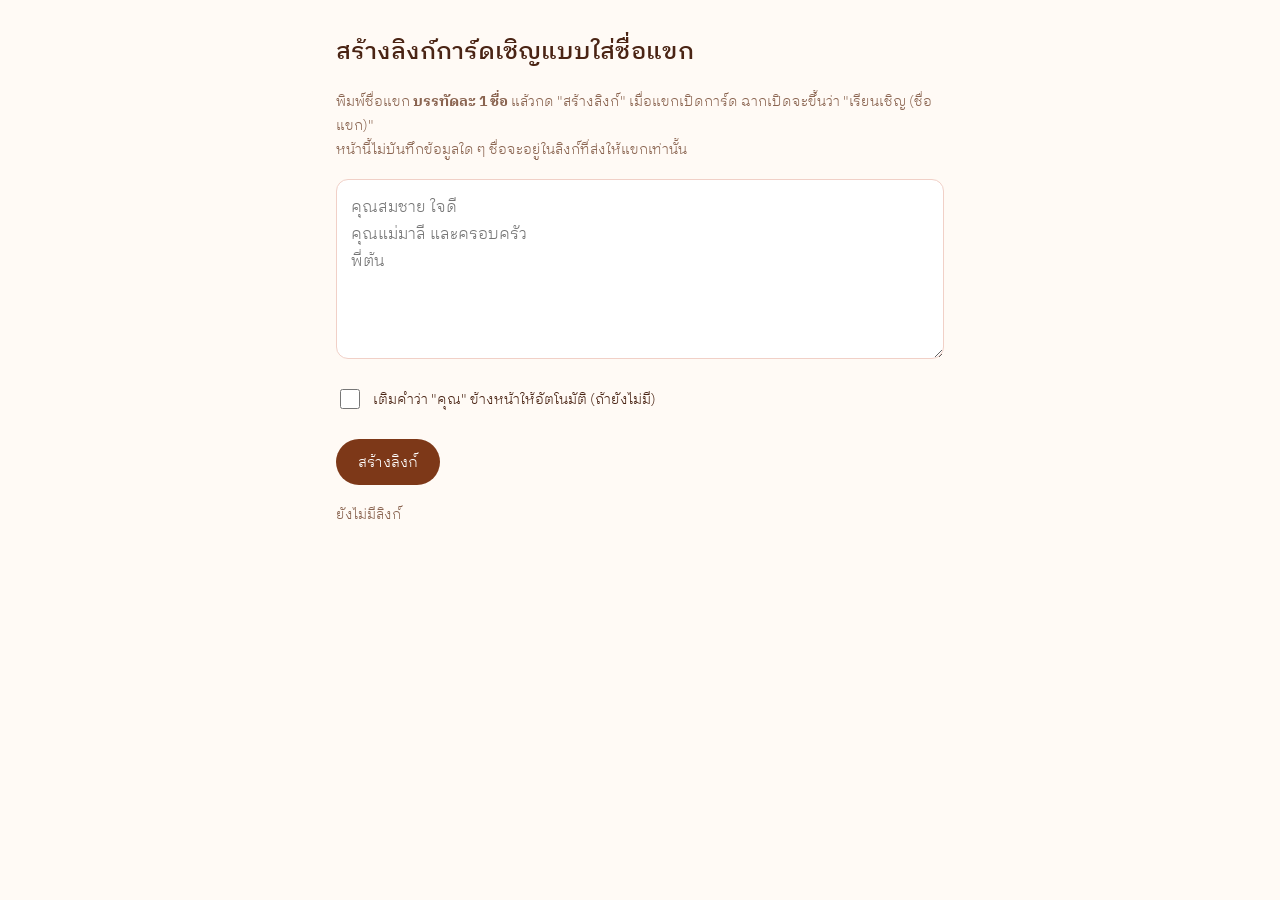
<file: wedding-invitation/invite-links.html>
<!DOCTYPE html>
<html lang="th">
<head>
<meta charset="utf-8">
<meta name="viewport" content="width=device-width, initial-scale=1">
<meta name="robots" content="noindex, nofollow">
<title>สร้างลิงก์การ์ดเชิญ · ฝน &amp; โต้ง</title>
<link rel="icon" href="assets/brand/favicon.svg" type="image/svg+xml">
<link href="https://fonts.googleapis.com/css2?family=IBM+Plex+Sans+Thai+Looped:wght@300;400;500&display=swap" rel="stylesheet">
<style>
  :root { --wine: #4A2414; --burgundy: #7D3818; --gold: #BE975E; --cream: #FFFAF5; --sand: #F1D0C7; --muted: #8A6450; }
  * { box-sizing: border-box; }
  body { margin: 0; background: var(--cream); color: var(--wine); font-family: 'IBM Plex Sans Thai Looped', sans-serif; font-weight: 300; }
  main { max-width: 640px; margin: 0 auto; padding: 32px 16px 64px; display: flex; flex-direction: column; gap: 18px; }
  h1 { margin: 0; font-weight: 500; font-size: 24px; }
  p { margin: 0; color: var(--muted); line-height: 1.7; font-size: 14px; }
  textarea { width: 100%; min-height: 180px; padding: 14px; border: 1px solid var(--sand); border-radius: 12px; font: inherit; font-size: 16px; color: var(--wine); background: #fff; resize: vertical; }
  label { display: flex; align-items: center; gap: 10px; font-size: 14px; min-height: 44px; }
  input[type=checkbox] { width: 20px; height: 20px; accent-color: var(--burgundy); }
  .btn { min-height: 46px; padding: 0 22px; border-radius: 999px; border: 0; background: var(--burgundy); color: #fff; font: inherit; font-size: 15px; cursor: pointer; }
  .btn--ghost { background: none; border: 1px solid var(--gold); color: var(--burgundy); min-height: 40px; padding: 0 14px; font-size: 13px; }
  .row { display: flex; gap: 10px; flex-wrap: wrap; }
  ul { list-style: none; margin: 0; padding: 0; display: flex; flex-direction: column; gap: 10px; }
  li { background: #fff; border: 1px solid #F1D0C7; border-radius: 14px; padding: 12px 14px; display: flex; flex-direction: column; gap: 8px; }
  li b { font-weight: 500; }
  li code { font-size: 12px; color: var(--muted); word-break: break-all; }
  .empty { color: var(--muted); font-size: 14px; }
</style>
</head>
<body>
<main>
  <h1>สร้างลิงก์การ์ดเชิญแบบใส่ชื่อแขก</h1>
  <p>พิมพ์ชื่อแขก <b>บรรทัดละ 1 ชื่อ</b> แล้วกด "สร้างลิงก์" เมื่อแขกเปิดการ์ด ฉากเปิดจะขึ้นว่า "เรียนเชิญ (ชื่อแขก)"<br>หน้านี้ไม่บันทึกข้อมูลใด ๆ ชื่อจะอยู่ในลิงก์ที่ส่งให้แขกเท่านั้น</p>
  <textarea id="names" placeholder="คุณสมชาย ใจดี&#10;คุณแม่มาลี และครอบครัว&#10;พี่ต้น"></textarea>
  <label><input type="checkbox" id="prefix"> เติมคำว่า "คุณ" ข้างหน้าให้อัตโนมัติ (ถ้ายังไม่มี)</label>
  <div class="row">
    <button class="btn" id="make" type="button">สร้างลิงก์</button>
    <button class="btn btn--ghost" id="copy-all" type="button" hidden>คัดลอกทั้งหมด</button>
  </div>
  <ul id="out"><li class="empty" style="background:none;border:0;padding:0">ยังไม่มีลิงก์</li></ul>
</main>
<script>
(function () {
  'use strict';
  var MAX_NAME_LENGTH = 60;
  var base = new URL('./', window.location.href).href;
  var out = document.getElementById('out');
  var copyAll = document.getElementById('copy-all');
  var lastLinks = [];

  function clean(name) {
    return name.replace(/[\u0000-\u001F\u007F<>]/g, '').replace(/\s+/g, ' ').trim().slice(0, MAX_NAME_LENGTH);
  }

  function linkFor(name) { return base + '?to=' + encodeURIComponent(name); }

  function copy(text, btn) {
    var done = function () { var t = btn.textContent; btn.textContent = 'คัดลอกแล้ว ✓'; setTimeout(function () { btn.textContent = t; }, 1500); };
    if (navigator.clipboard) navigator.clipboard.writeText(text).then(done, function () { btn.textContent = 'คัดลอกไม่ได้ กดค้างที่ลิงก์แทน'; });
  }

  function render(items) {
    out.textContent = '';
    items.forEach(function (item) {
      var li = document.createElement('li');
      var b = document.createElement('b'); b.textContent = item.name;
      var code = document.createElement('code'); code.textContent = item.url;
      var row = document.createElement('div'); row.className = 'row';
      var c = document.createElement('button'); c.className = 'btn btn--ghost'; c.type = 'button'; c.textContent = 'คัดลอกลิงก์';
      c.addEventListener('click', function () { copy(item.url, c); });
      var line = document.createElement('a'); line.className = 'btn btn--ghost'; line.textContent = 'ส่งทาง LINE';
      line.style.display = 'inline-flex'; line.style.alignItems = 'center'; line.style.textDecoration = 'none';
      line.href = 'https://line.me/R/share?text=' + encodeURIComponent('เรียน ' + item.name + ' ขอเรียนเชิญร่วมงานมงคลสมรส ฝน & โต้ง วันอาทิตย์ที่ 22 พ.ย. 2569 💌 ' + item.url);
      line.target = '_blank'; line.rel = 'noopener';
      row.appendChild(c); row.appendChild(line);
      li.appendChild(b); li.appendChild(code); li.appendChild(row);
      out.appendChild(li);
    });
    copyAll.hidden = items.length < 2;
  }

  document.getElementById('make').addEventListener('click', function () {
    var addPrefix = document.getElementById('prefix').checked;
    lastLinks = document.getElementById('names').value.split('\n').map(clean).filter(Boolean).map(function (n) {
      var name = addPrefix && n.indexOf('คุณ') !== 0 ? 'คุณ' + n : n;
      return { name: name, url: linkFor(name) };
    });
    if (!lastLinks.length) { out.innerHTML = '<li class="empty" style="background:none;border:0;padding:0">กรุณาพิมพ์ชื่ออย่างน้อย 1 ชื่อ</li>'; copyAll.hidden = true; return; }
    render(lastLinks);
  });

  copyAll.addEventListener('click', function () {
    copy(lastLinks.map(function (i) { return i.name + '\n' + i.url; }).join('\n\n'), copyAll);
  });
})();
</script>
</body>
</html>
</file>
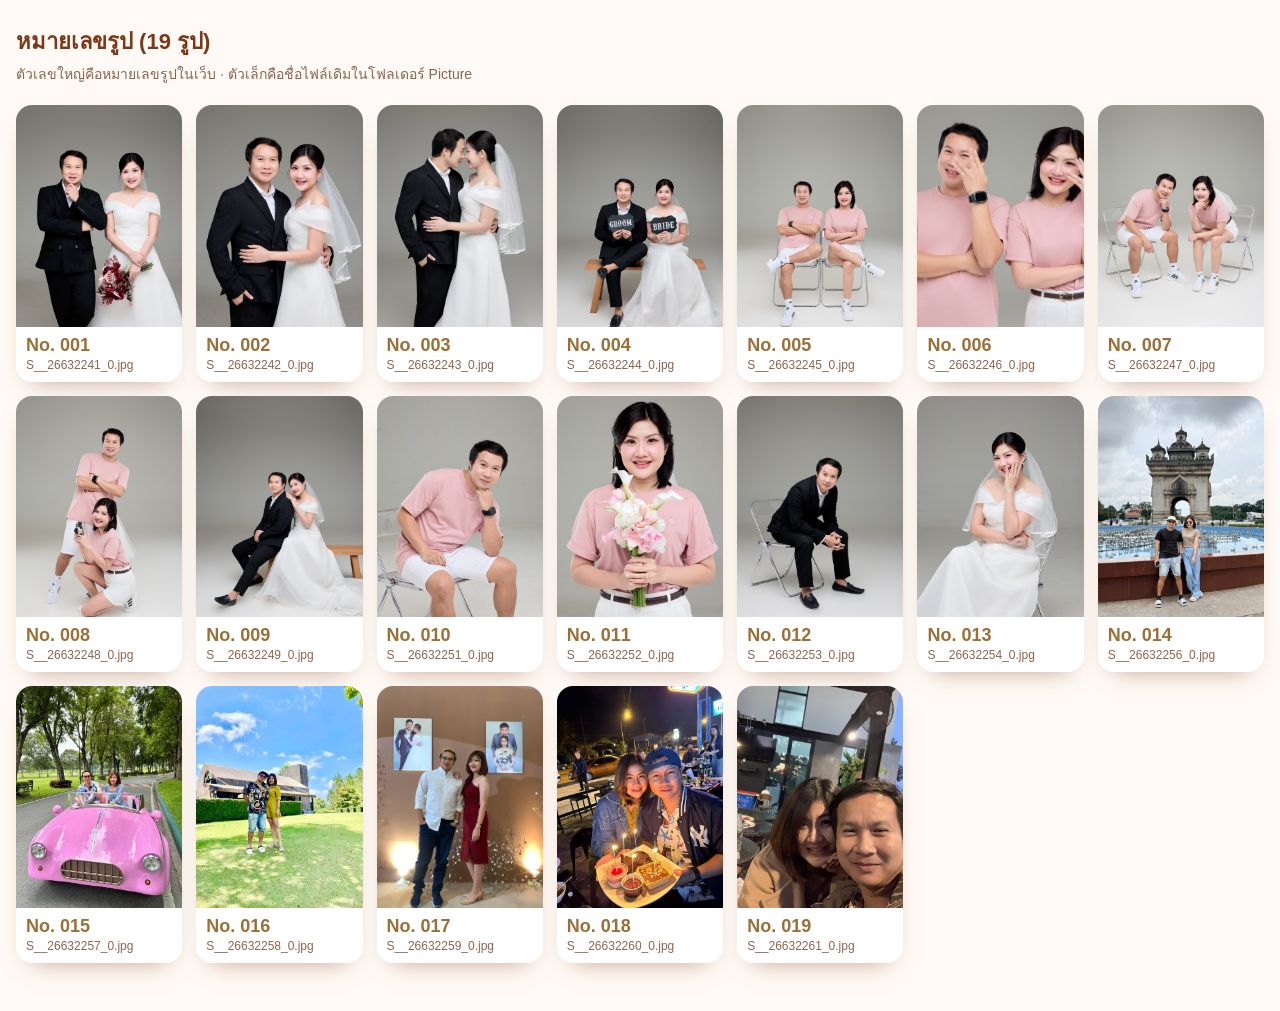
<file: wedding-invitation/photo-numbers.html>
<!DOCTYPE html>
<html lang="th">
<head>
<meta charset="utf-8">
<meta name="viewport" content="width=device-width, initial-scale=1">
<meta name="robots" content="noindex, nofollow">
<title>หมายเลขรูป</title>
<style>
  body { margin: 0; padding: 24px 16px 48px; background: #FFFAF5; color: #4A2414; font-family: 'Leelawadee UI', Tahoma, sans-serif; }
  h1 { margin: 0 0 4px; font-size: 22px; color: #7D3818; }
  p { margin: 0 0 20px; font-size: 14px; color: #8A6450; }
  main { display: grid; grid-template-columns: repeat(auto-fill, minmax(150px, 1fr)); gap: 14px; }
  figure { margin: 0; border-radius: 16px; overflow: hidden; background: #fff; box-shadow: 0 12px 24px -16px rgba(125, 56, 24, .6); }
  img { display: block; width: 100%; aspect-ratio: 3 / 4; object-fit: cover; }
  figcaption { padding: 8px 10px 10px; display: flex; flex-direction: column; gap: 2px; }
  b { font-size: 18px; color: #9A7038; }
  span { font-size: 12px; color: #8A6450; word-break: break-all; }
</style>
</head>
<body>
<h1>หมายเลขรูป (19 รูป)</h1>
<p>ตัวเลขใหญ่คือหมายเลขรูปในเว็บ · ตัวเล็กคือชื่อไฟล์เดิมในโฟลเดอร์ Picture</p>
<main>
  <figure><img src="assets/couple/001-s.jpg" alt="" loading="lazy"><figcaption><b>No. 001</b><span>S__26632241_0.jpg</span></figcaption></figure>
  <figure><img src="assets/couple/002-s.jpg" alt="" loading="lazy"><figcaption><b>No. 002</b><span>S__26632242_0.jpg</span></figcaption></figure>
  <figure><img src="assets/couple/003-s.jpg" alt="" loading="lazy"><figcaption><b>No. 003</b><span>S__26632243_0.jpg</span></figcaption></figure>
  <figure><img src="assets/couple/004-s.jpg" alt="" loading="lazy"><figcaption><b>No. 004</b><span>S__26632244_0.jpg</span></figcaption></figure>
  <figure><img src="assets/couple/005-s.jpg" alt="" loading="lazy"><figcaption><b>No. 005</b><span>S__26632245_0.jpg</span></figcaption></figure>
  <figure><img src="assets/couple/006-s.jpg" alt="" loading="lazy"><figcaption><b>No. 006</b><span>S__26632246_0.jpg</span></figcaption></figure>
  <figure><img src="assets/couple/007-s.jpg" alt="" loading="lazy"><figcaption><b>No. 007</b><span>S__26632247_0.jpg</span></figcaption></figure>
  <figure><img src="assets/couple/008-s.jpg" alt="" loading="lazy"><figcaption><b>No. 008</b><span>S__26632248_0.jpg</span></figcaption></figure>
  <figure><img src="assets/couple/009-s.jpg" alt="" loading="lazy"><figcaption><b>No. 009</b><span>S__26632249_0.jpg</span></figcaption></figure>
  <figure><img src="assets/couple/010-s.jpg" alt="" loading="lazy"><figcaption><b>No. 010</b><span>S__26632251_0.jpg</span></figcaption></figure>
  <figure><img src="assets/couple/011-s.jpg" alt="" loading="lazy"><figcaption><b>No. 011</b><span>S__26632252_0.jpg</span></figcaption></figure>
  <figure><img src="assets/couple/012-s.jpg" alt="" loading="lazy"><figcaption><b>No. 012</b><span>S__26632253_0.jpg</span></figcaption></figure>
  <figure><img src="assets/couple/013-s.jpg" alt="" loading="lazy"><figcaption><b>No. 013</b><span>S__26632254_0.jpg</span></figcaption></figure>
  <figure><img src="assets/couple/014-s.jpg" alt="" loading="lazy"><figcaption><b>No. 014</b><span>S__26632256_0.jpg</span></figcaption></figure>
  <figure><img src="assets/couple/015-s.jpg" alt="" loading="lazy"><figcaption><b>No. 015</b><span>S__26632257_0.jpg</span></figcaption></figure>
  <figure><img src="assets/couple/016-s.jpg" alt="" loading="lazy"><figcaption><b>No. 016</b><span>S__26632258_0.jpg</span></figcaption></figure>
  <figure><img src="assets/couple/017-s.jpg" alt="" loading="lazy"><figcaption><b>No. 017</b><span>S__26632259_0.jpg</span></figcaption></figure>
  <figure><img src="assets/couple/018-s.jpg" alt="" loading="lazy"><figcaption><b>No. 018</b><span>S__26632260_0.jpg</span></figcaption></figure>
  <figure><img src="assets/couple/019-s.jpg" alt="" loading="lazy"><figcaption><b>No. 019</b><span>S__26632261_0.jpg</span></figcaption></figure>
</main>
</body>
</html>
</file>
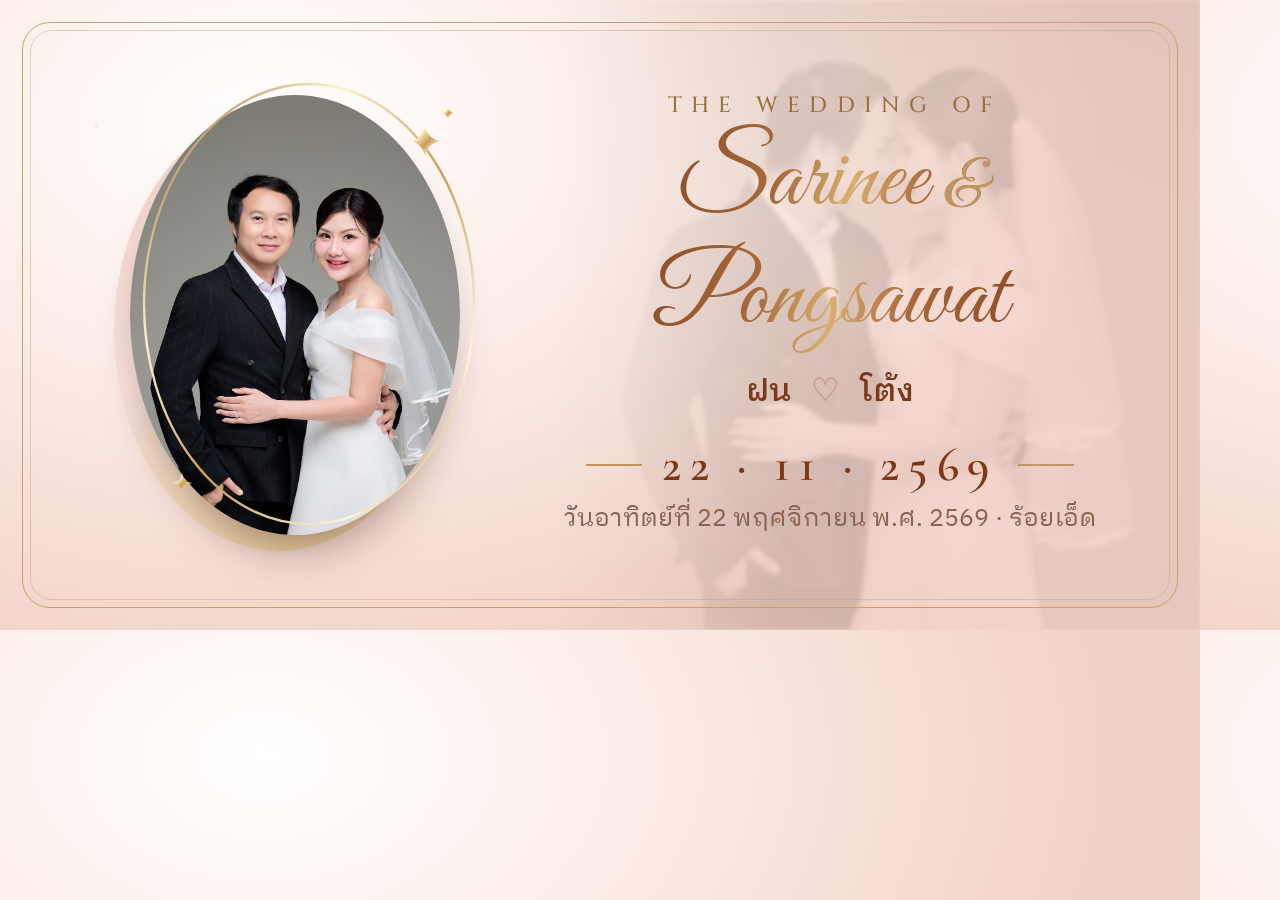
<file: wedding-invitation/design/og-template.html>
<!DOCTYPE html>
<!-- Source for the link-preview image shown in LINE / Facebook. Render at 1200x630 and save as assets/images/og.jpg
     (any headless Chromium screenshot works; keep the important content away from the outer 60px — some apps crop) -->
<html lang="th">
<head>
<meta charset="utf-8">
<link href="https://fonts.googleapis.com/css2?family=Cinzel:wght@500&family=Cormorant+Garamond:wght@600&family=Great+Vibes&family=IBM+Plex+Sans+Thai+Looped:wght@300;400;500&display=block" rel="stylesheet">
<style>
  html, body { margin: 0; width: 1200px; height: 630px; overflow: hidden; }
  body {
    position: relative; display: flex; align-items: center; gap: 70px; padding: 0 70px 0 130px; box-sizing: border-box;
    font-family: 'IBM Plex Sans Thai Looped', sans-serif; color: #7D3818;
    background: radial-gradient(70% 90% at 22% 20%, #FFFFFF 0%, #FBEDE7 45%, #F1D2C8 100%);
  }
  /* faint photo wash on the right, like the opening screen */
  .wash { position: absolute; inset: 0 0 0 46%; background: url(../assets/couple/003.jpg) 50% 25% / cover; mix-blend-mode: luminosity; opacity: .14; filter: blur(2px);
    -webkit-mask-image: linear-gradient(90deg, transparent, #000 35%); mask-image: linear-gradient(90deg, transparent, #000 35%); }
  .frame { position: absolute; inset: 22px; border: 1.5px solid #C9A262; border-radius: 28px; }
  .frame::after { content: ''; position: absolute; inset: 7px; border: 1px solid rgba(201, 162, 98, .45); border-radius: 22px; }
  .dust { position: absolute; inset: 0; background:
    radial-gradient(2px 2px at 8% 20%, #E8C77E, transparent 60%), radial-gradient(1.5px 1.5px at 38% 12%, #F6E3B0, transparent 60%),
    radial-gradient(2.5px 2.5px at 92% 18%, #E8C77E, transparent 60%), radial-gradient(1.5px 1.5px at 58% 88%, #F6E3B0, transparent 60%),
    radial-gradient(2px 2px at 84% 80%, #E8C77E, transparent 60%), radial-gradient(1.5px 1.5px at 12% 86%, #F6E3B0, transparent 60%); }

  /* layered oval portrait — same as the card cover */
  .portrait { position: relative; flex: none; width: 330px; height: 440px; }
  .portrait::before { content: ''; position: absolute; inset: 0; border-radius: 50%; transform: translate(-16px, 16px);
    background: linear-gradient(150deg, #F2D2C8 0%, #F8E3DD 45%, #E8CF95 100%); }
  .portrait img { position: relative; width: 100%; height: 100%; object-fit: cover; object-position: 50% 22%; border-radius: 50%; display: block;
    box-shadow: 0 30px 50px -24px rgba(74, 36, 20, .6); }
  .portrait svg { position: absolute; left: -40px; top: -40px; width: 410px; height: 520px; overflow: visible; }

  .panel { position: relative; flex: 1; display: flex; flex-direction: column; align-items: center; gap: 4px; text-align: center; }
  .eyebrow { font-family: 'Cinzel', serif; font-weight: 500; font-size: 22px; letter-spacing: .42em; padding-left: .42em; color: #9A7038; }
  .names {
    font-family: 'Great Vibes', cursive; font-size: 98px; line-height: 1.2; padding: 0 14px;
    background: linear-gradient(100deg, #6E2F12 0%, #A8693A 40%, #D9AF6C 52%, #A8693A 64%, #6E2F12 100%);
    -webkit-background-clip: text; background-clip: text; color: transparent;
  }
  .names em { font-style: normal; font-size: 66px; color: #BE975E; -webkit-text-fill-color: #BE975E; }
  .nick { margin-top: 2px; font-size: 32px; font-weight: 500; color: #7D3818; }
  .nick i { font-style: normal; color: #C98476; padding: 0 12px; }
  .date { margin-top: 14px; display: flex; align-items: center; gap: 20px; font-family: 'Cormorant Garamond', serif; font-weight: 600; font-size: 48px; letter-spacing: .18em; color: #7D3818; }
  .date::before, .date::after { content: ''; width: 56px; height: 1.5px; background: #BE975E; }
  .th { font-weight: 400; font-size: 25px; color: #8A6450; }
</style>
</head>
<body>
  <div class="wash"></div>
  <div class="dust"></div>
  <div class="frame"></div>
  <div class="portrait">
    <img src="../assets/couple/002.jpg" alt="">
    <svg viewBox="0 0 410 520" aria-hidden="true">
      <defs>
        <linearGradient id="gold" x1="0" y1="0" x2="1" y2="1">
          <stop offset="0" stop-color="#8A5A24"/><stop offset=".3" stop-color="#FFF3CC"/><stop offset=".55" stop-color="#C99D55"/><stop offset=".8" stop-color="#FFF6DA"/><stop offset="1" stop-color="#A87838"/>
        </linearGradient>
      </defs>
      <ellipse cx="219" cy="249" rx="165" ry="220" fill="none" stroke="url(#gold)" stroke-width="2.4"/>
      <path fill="url(#gold)" d="M335 70 Q337 84 351 86 Q337 88 335 102 Q333 88 319 86 Q333 84 335 70 Z"/>
      <path fill="url(#gold)" d="M358 52 Q359 57 364 58 Q359 59 358 64 Q357 59 352 58 Q357 57 358 52 Z"/>
      <path fill="url(#gold)" d="M92 418 Q93 427 102 428 Q93 429 92 438 Q91 429 82 428 Q91 427 92 418 Z"/>
    </svg>
  </div>
  <div class="panel">
    <div class="eyebrow">THE WEDDING OF</div>
    <div class="names">Sarinee <em>&amp;</em> Pongsawat</div>
    <div class="nick">ฝน <i>♡</i> โต้ง</div>
    <div class="date">22 · 11 · 2569</div>
    <div class="th">วันอาทิตย์ที่ 22 พฤศจิกายน พ.ศ. 2569 · ร้อยเอ็ด</div>
  </div>
</body>
</html>
</file>
<file: wedding-invitation/css/base.css>
/* ==========================================================================
   Base — design tokens, page frame, shared components
   Theme: "Blush Cocoa Couture" — ivory paper, blush rose, champagne-gold foil, cocoa ink
   (colours sampled from the printed card: ../Picture/8852C954-…jpg)
   ========================================================================== */

/* lets the holographic conic gradients rotate smoothly */
@property --angle { syntax: '<angle>'; initial-value: 0deg; inherits: false; }

:root {
  --ivory: #FFFAF5;
  --paper: #FBF3EA;
  --cream: #F2EBD9;      /* dress code: cream */
  --blush: #F8E3DD;
  --petal: #F1D0C7;
  --rose: #EAC2B8;       /* dress code: pink */
  --rosewood: #C98476;
  --gold: #BE975E;       /* dress code: gold */
  --gold-soft: #E6CF9E;
  --gold-deep: #9A7038;
  --mocha: #916D53;      /* dress code: brown */
  --cocoa: #7D3818;      /* ink of the printed card */
  --ink: #4A2414;
  --muted: #8A6450;
  --line: rgba(190, 151, 94, .4);
  --shadow: 0 24px 60px -30px rgba(125, 56, 24, .45);
  --foil: linear-gradient(105deg, #B0803F 0%, #E8D19B 22%, #FFF6DE 38%, #CFA35D 56%, #EBD5A2 74%, #A8783A 100%);
  --sans: 'IBM Plex Sans Thai Looped', 'Prompt', 'Leelawadee UI', sans-serif;
  --serif: 'Cormorant Garamond', serif;
  --caps: 'Cinzel', 'Cormorant Garamond', serif;
  --script: 'Great Vibes', cursive;
  /* fine paper grain */
  --grain: url("data:image/svg+xml,%3Csvg xmlns='http://www.w3.org/2000/svg' width='180' height='180'%3E%3Cfilter id='g'%3E%3CfeTurbulence type='fractalNoise' baseFrequency='.85' numOctaves='3' stitchTiles='stitch'/%3E%3CfeColorMatrix values='0 0 0 0 .49 0 0 0 0 .22 0 0 0 0 .09 0 0 0 .07 0'/%3E%3C/filter%3E%3Crect width='100%25' height='100%25' filter='url(%23g)'/%3E%3C/svg%3E");
}

/* ---------- Reset ---------- */
* { box-sizing: border-box; }
html, body { margin: 0; padding: 0; background: #F3D5CC; }
body {
  font-family: var(--sans);
  -webkit-font-smoothing: antialiased;
  color: var(--cocoa);
}
body.is-locked { overflow: hidden; }
img { display: block; max-width: 100%; }
/* components set display:flex etc.; the hidden attribute must still hide them */
[hidden] { display: none !important; }
.visually-hidden { position: absolute; width: 1px; height: 1px; margin: -1px; overflow: hidden; clip: rect(0 0 0 0); white-space: nowrap; }
/* [data-pause] sections freeze their looping animations while off screen (js/scroll.js) */
.is-offscreen, .is-offscreen * { animation-play-state: paused !important; }
a { text-decoration: none; }
p { margin: 0; }

/* ---------- Page frame: phone-width card on a blush silk backdrop ---------- */
.stage {
  position: relative; isolation: isolate;
  min-height: 100vh;
  display: flex;
  justify-content: center;
  background: linear-gradient(180deg, #F3D5CC 0%, #FBEDE7 45%, #F1D2C8 100%);
}
.card {
  position: relative;
  width: 100%;
  max-width: 440px;
  background: var(--grain), linear-gradient(180deg, var(--ivory), #FFF6F0 50%, var(--ivory));
  box-shadow: 0 0 0 1px rgba(255, 255, 255, .8), 0 30px 120px rgba(125, 56, 24, .28);
  overflow: hidden;
}
/* blurred cover photo + drifting silk glow behind the card — only visible on screens wider than the card */
@media (min-width: 520px) {
  .stage::after {
    content: ''; position: fixed; inset: -80px; z-index: -2;
    background: url(../assets/couple/002-s.jpg) 50% 30% / cover no-repeat;
    filter: blur(50px) saturate(1.15); opacity: .42;
  }
  .stage::before {
    content: ''; position: fixed; inset: -10%; z-index: -1;
    background:
      radial-gradient(36% 40% at 14% 22%, rgba(255, 246, 230, .95), transparent 70%),
      radial-gradient(34% 40% at 86% 18%, rgba(230, 207, 158, .7), transparent 70%),
      radial-gradient(40% 44% at 82% 84%, rgba(234, 194, 184, .95), transparent 70%),
      radial-gradient(36% 40% at 16% 82%, rgba(201, 132, 118, .45), transparent 70%);
    filter: blur(40px);
    animation: auroraDrift 22s ease-in-out infinite alternate;
  }
}

/* ---------- Surfaces ---------- */
/* frosted white panel */
.glass {
  position: relative;
  background: rgba(255, 255, 255, .66);
  border: 1px solid rgba(255, 255, 255, .95);
  border-radius: 24px;
  box-shadow: var(--shadow), inset 0 1px 0 #fff;
}
/* rotating champagne/rose edge; the element needs position + border-radius */
.holo::after {
  content: ''; position: absolute; inset: -1.5px; border-radius: inherit; padding: 1.5px; pointer-events: none;
  background: conic-gradient(from var(--angle), #E8D19B, #FFF6DE, #EAC2B8, #C98476, #BE975E, #FFF6DE, #E8D19B);
  -webkit-mask: linear-gradient(#000 0 0) content-box, linear-gradient(#000 0 0);
  -webkit-mask-composite: xor; mask-composite: exclude;
  animation: spin 8s linear infinite;
}
/* deep cocoa panel with gold dust — the "chocolate & gold" sections */
.luxe {
  position: relative; isolation: isolate; color: #F7E9DA;
  background:
    radial-gradient(120% 60% at 50% 0%, rgba(201, 132, 118, .35), transparent 60%),
    radial-gradient(80% 50% at 50% 110%, rgba(190, 151, 94, .28), transparent 70%),
    linear-gradient(170deg, #5A2A14 0%, #44200F 55%, #2F150A 100%);
}
.luxe::before {
  content: ''; position: absolute; inset: 0; z-index: -1; border-radius: inherit; pointer-events: none; opacity: .9;
  background:
    radial-gradient(1.5px 1.5px at 12% 18%, #FFE9B8, transparent 60%),
    radial-gradient(1.2px 1.2px at 28% 64%, #FFF4DA, transparent 60%),
    radial-gradient(2px 2px at 78% 12%, #F6DCA0, transparent 60%),
    radial-gradient(1.5px 1.5px at 88% 58%, #FFE9B8, transparent 60%),
    radial-gradient(1.2px 1.2px at 52% 86%, #FFF4DA, transparent 60%),
    radial-gradient(1.8px 1.8px at 64% 34%, rgba(255, 233, 184, .8), transparent 60%),
    radial-gradient(1.2px 1.2px at 6% 92%, #F6DCA0, transparent 60%),
    radial-gradient(1.5px 1.5px at 94% 90%, #FFF4DA, transparent 60%);
  animation: twinkleField 5s ease-in-out infinite alternate;
}
.luxe .eyebrow { color: var(--gold-soft); }
.luxe .title { color: #FFF4E4; }
.luxe .laurel { color: var(--gold-soft); }

/* ---------- Text ---------- */
.section-head { text-align: center; display: flex; flex-direction: column; align-items: center; gap: 8px; }
.eyebrow {
  font-family: var(--caps); font-weight: 500;
  font-size: 12.5px;
  letter-spacing: .38em; padding-left: .38em;
  text-transform: uppercase;
  color: var(--gold-deep);
}
.title { font-size: 25px; font-weight: 400; line-height: 1.4; color: var(--cocoa); }

/* cocoa → rose-gold foil text with a slow travelling sheen */
.foil-text {
  background: linear-gradient(100deg, #6E2F12 0%, #9E5E33 28%, #D3A766 44%, #F4DDAA 50%, #D3A766 56%, #9E5E33 72%, #6E2F12 100%) 0 0 / 260% 100%;
  -webkit-background-clip: text; background-clip: text;
  color: transparent; -webkit-text-fill-color: transparent;
  animation: gleam 7s ease-in-out infinite;
}
/* tilting the phone / moving the mouse (js/motion.js adds .has-motion): the foil catches the light instead */
.has-motion .foil-text { animation: none; background-position: calc(50% + var(--tx, 0) * 48%) 0; }

/* champagne-gold variant for the cocoa sections */
.foil-text--light {
  background-image: linear-gradient(100deg, #C79C55 0%, #EED7A2 30%, #FFF8E6 48%, #FFFDF5 50%, #FFF8E6 52%, #EED7A2 70%, #C79C55 100%);
}

/* S P monogram, set in the script face like the printed card */
.monogram { display: block; width: 132px; height: auto; overflow: visible; }
.monogram text { font-family: var(--script); font-size: 104px; fill: url(#g-ink); }
.monogram--sm { width: 96px; }

/* Laurel with a heart (SVG symbol #laurel) — draws itself when it scrolls into view */
.laurel {
  display: block; width: 190px; height: 38px; margin: 0 auto;
  color: var(--gold); fill: none; stroke: currentColor; stroke-width: 1.1; stroke-linecap: round; stroke-linejoin: round;
}
.laurel--sm { width: 150px; height: 30px; }
.draw { stroke-dasharray: 1; stroke-dashoffset: 1; transition: stroke-dashoffset 2.4s cubic-bezier(.45, 0, .2, 1) .2s; }
.draw.is-visible, .is-visible .draw { stroke-dashoffset: 0; }

/* ---------- Buttons ---------- */
.btn {
  position: relative; overflow: hidden; isolation: isolate;
  display: inline-flex; align-items: center; justify-content: center;
  min-height: 48px; padding: 0 26px; border-radius: 999px;
  font-family: inherit; font-size: 14.5px; font-weight: 500; letter-spacing: .04em;
  cursor: pointer; transition: background .25s, color .25s, transform .2s, box-shadow .25s;
}
.btn:active { transform: scale(.97); }
.btn:focus-visible { outline: 2px solid var(--gold); outline-offset: 3px; }
/* champagne foil with a sweeping sheen */
.btn--foil {
  border: 0; color: var(--ink); background: var(--foil);
  box-shadow: 0 14px 28px -14px rgba(154, 112, 56, .9), inset 0 1px 0 rgba(255, 255, 255, .9), inset 0 -2px 0 rgba(140, 95, 30, .25);
}
.btn--foil::after {
  content: ''; position: absolute; inset: 0; z-index: -1; pointer-events: none;
  background: linear-gradient(105deg, transparent 38%, rgba(255, 255, 255, .8) 50%, transparent 62%);
  transform: translateX(-120%); animation: sheen 4.2s ease-in-out infinite;
}
.btn--ghost { border: 1px solid var(--line); color: var(--cocoa); background: rgba(255, 255, 255, .7); }
.btn--ghost:hover { background: #fff; }
.btn--outline { border: 1px solid rgba(230, 207, 158, .7); color: #FFF4E4; background: rgba(255, 255, 255, .06); }
.btn--outline:hover { background: rgba(255, 255, 255, .14); }

.pill {
  padding: 10px 22px;
  border: 1px solid rgba(230, 207, 158, .6); border-radius: 999px; background: rgba(255, 255, 255, .08);
  font-size: 15px; color: #FFF4E4; letter-spacing: .04em;
}

/* ---------- Fade-up + un-blur on scroll (js/scroll.js adds .is-visible) ---------- */
.reveal {
  opacity: 0; transform: translateY(22px); filter: blur(6px);
  transition: opacity 1s cubic-bezier(.2, .7, .2, 1), transform 1s cubic-bezier(.2, .7, .2, 1), filter 1s ease;
}
.reveal.is-visible { opacity: 1; transform: none; filter: none; }

/* ---------- Shared keyframes ---------- */
@keyframes fadeIn { from { opacity: 0; } to { opacity: 1; } }
@keyframes dropIn { from { opacity: 0; transform: translateY(-16px); } to { opacity: 1; transform: none; } }
@keyframes riseIn { from { opacity: 0; transform: translateY(18px); } to { opacity: 1; transform: none; } }
@keyframes popIn { from { transform: scale(.6); opacity: 0; } to { transform: none; opacity: 1; } }
@keyframes spin { to { --angle: 360deg; } }
@keyframes gleam { 0%, 100% { background-position: 0% 0; } 50% { background-position: 100% 0; } }
@keyframes sheen { 0%, 55% { transform: translateX(-120%); } 100% { transform: translateX(120%); } }
@keyframes twinkleField { from { opacity: .45; } to { opacity: 1; } }
@keyframes auroraDrift { from { transform: translate3d(-3%, -2%, 0) rotate(-4deg); } to { transform: translate3d(3%, 2%, 0) rotate(4deg); } }

@media (prefers-reduced-motion: reduce) {
  .reveal { opacity: 1; transform: none; filter: none; transition: none; }
  .draw { stroke-dashoffset: 0; transition: none; }
  .foil-text, .holo::after, .luxe::before, .stage::before, .btn--foil::after { animation: none; }
}
</file>
<file: wedding-invitation/css/intro.css>
/* ==========================================================================
   Opening screen — blush silk sky, bokeh, gold glitter, and a blush envelope
   sealed with an S·P wax seal. Tap the seal (or the button): the seal pops,
   the flap swings open, the letter rises, then we fly into the card.
   Behaviour: js/intro.js (adds is-unsealing → is-flap-open → is-flap-behind
   → is-letter-out → is-opening)
   ========================================================================== */

.intro { display: none; }
.js .intro {
  --gold-line: #C9A262;

  position: fixed; inset: 0; z-index: 20;
  display: flex; align-items: center; justify-content: center;
  overflow: hidden; color: var(--cocoa);
  background: radial-gradient(130% 90% at 50% 0%, #FFF9F4 0%, #FBE7E0 46%, #F1CDC2 100%);
  transition: opacity .9s ease, transform .9s cubic-bezier(.5, 0, .2, 1), filter .9s ease;
}
/* last step: fly through the letter into the card */
.intro.is-opening { opacity: 0; transform: scale(1.3); filter: brightness(1.12) blur(5px); pointer-events: none; }

/* ---------- Backdrop: faint couple photos crossfading, tinted by the blush sky ---------- */
/* luminosity blend keeps only the light and shade of each photo, so they take on the blush-gold colours */
.intro__photos { position: absolute; inset: 0; pointer-events: none; }
.intro__photos img {
  position: absolute; inset: 0; width: 100%; height: 100%; object-fit: cover; object-position: 50% 24%;
  mix-blend-mode: luminosity; filter: blur(1.2px) contrast(.92);
  opacity: 0; animation: introSlide 36s ease-in-out infinite backwards;
}
.intro__photos img:nth-child(2) { animation-delay: 6s; }
.intro__photos img:nth-child(3) { animation-delay: 12s; }
.intro__photos img:nth-child(4) { animation-delay: 18s; }
.intro__photos img:nth-child(5) { animation-delay: 24s; }
.intro__photos img:nth-child(6) { animation-delay: 30s; }

/* ---------- Backdrop: silk clouds, bokeh and gold glitter (js/intro.js) ---------- */
.intro__sky { position: absolute; inset: 0; pointer-events: none; }
.intro__sky::before {
  content: ''; position: absolute; inset: -20%;
  background:
    radial-gradient(38% 30% at 22% 16%, rgba(255, 255, 255, .95), rgba(255, 255, 255, 0) 70%),
    radial-gradient(36% 30% at 86% 22%, rgba(240, 216, 166, .75), rgba(240, 216, 166, 0) 70%),
    radial-gradient(42% 32% at 12% 84%, rgba(234, 194, 184, .95), rgba(234, 194, 184, 0) 70%),
    radial-gradient(44% 34% at 88% 86%, rgba(201, 132, 118, .5), rgba(201, 132, 118, 0) 70%);
  filter: blur(30px);
  animation: auroraDrift 14s ease-in-out infinite alternate;
}
.bokeh {
  position: absolute; width: var(--size, 80px); height: var(--size, 80px); border-radius: 50%;
  background: radial-gradient(circle at 35% 35%, rgba(255, 255, 255, .95), var(--color, rgba(240, 216, 166, .6)) 55%, rgba(255, 255, 255, 0) 72%);
  opacity: var(--alpha, .3); filter: blur(2px);
  animation: bokehFloat var(--dur, 9s) ease-in-out var(--delay, 0s) infinite alternate;
}

/* ---------- Gold double-line frame ---------- */
.intro__frame {
  position: absolute; inset: 12px; border-radius: 24px; pointer-events: none;
  border: 1px solid var(--gold-line);
  animation: fadeIn 1.2s ease both;
}
.intro__frame::after {
  content: ''; position: absolute; inset: 5px; border-radius: 19px;
  border: 1px solid rgba(201, 162, 98, .45);
}

/* ---------- Content column ---------- */
.intro__content {
  position: relative; z-index: 2;
  width: min(400px, 88vw);
  display: flex; flex-direction: column; align-items: center; gap: clamp(8px, 1.6vh, 14px);
  text-align: center;
}
.intro__content::before {
  content: ''; position: absolute; inset: -6% -24%; z-index: -1;
  background: radial-gradient(closest-side, rgba(255, 252, 248, .8) 0%, rgba(255, 252, 248, .45) 60%, rgba(255, 252, 248, 0) 100%);
}
.intro__guest {
  font-size: clamp(16px, 4.6vw, 19px); font-weight: 300; letter-spacing: .04em;
  padding: 9px 22px;
  border-top: 1px solid var(--gold-line); border-bottom: 1px solid var(--gold-line);
  animation: dropIn .7s ease .1s backwards;
}
.intro__guest b { font-weight: 500; color: var(--cocoa); }
.intro__eyebrow {
  font-family: var(--caps); font-weight: 500; font-size: clamp(12px, 3.4vw, 14px);
  letter-spacing: .42em; padding-left: .42em; text-transform: uppercase; color: var(--gold-deep);
  animation: dropIn .7s ease .3s backwards;
}
.intro__names {
  font-family: var(--script); font-size: clamp(34px, 10vw, 46px); line-height: 1.15; white-space: nowrap;
  animation: dropIn .8s ease .5s backwards;
}
.intro__names i { font-style: normal; font-size: .62em; color: var(--gold); padding: 0 .08em; }
.intro__date {
  display: flex; align-items: center; gap: 12px;
  font-family: var(--serif); font-weight: 600; font-size: clamp(18px, 5vw, 22px); letter-spacing: .26em; color: var(--cocoa);
  animation: dropIn .7s ease 1.5s backwards;
}
.intro__date::before, .intro__date::after { content: ''; width: 30px; height: 1px; background: linear-gradient(90deg, rgba(201, 162, 98, 0), var(--gold-line)); }
.intro__date::after { transform: scaleX(-1); }

/* text steps aside while the envelope opens */
.intro__guest, .intro__eyebrow, .intro__names, .intro__date, .intro__open { transition: opacity .5s ease, transform .5s ease; }
.intro.is-unsealing .intro__guest, .intro.is-unsealing .intro__eyebrow, .intro.is-unsealing .intro__names { opacity: 0; transform: translateY(-10px); }
.intro.is-unsealing .intro__date, .intro.is-unsealing .intro__open { opacity: 0; transform: translateY(10px); }

/* ---------- Envelope ---------- */
.envelope {
  --w: min(300px, 76vw);
  position: relative; width: var(--w); height: calc(var(--w) * .66); margin: 22px 0 6px;
  animation: envelopeIn 1.1s cubic-bezier(.16, 1, .3, 1) .7s backwards;
}
.envelope__body { position: absolute; inset: 0; perspective: 1000px; filter: drop-shadow(0 22px 24px rgba(125, 56, 24, .28)); }
.envelope__body > div { position: absolute; }

/* inside of the envelope: gold dotted liner */
.envelope__back {
  inset: 0; border-radius: 8px;
  background: radial-gradient(circle, rgba(255, 250, 235, .75) 1px, transparent 1.7px) 0 0 / 8px 8px, linear-gradient(180deg, #CFA868, #E9D09C 60%, #D9A596);
}

/* the letter that rises out */
.envelope__letter {
  left: 6%; right: 6%; top: 5%; height: 90%; z-index: 2;
  padding: 7px 7px 0; border-radius: 6px;
  display: flex; flex-direction: column; align-items: center;
  background: var(--grain), #FFFBF6;
  box-shadow: 0 2px 10px rgba(125, 56, 24, .18);
  transition: transform 1.05s cubic-bezier(.2, .9, .25, 1);
}
.envelope__letter img { width: 100%; height: 64%; object-fit: cover; object-position: 50% 18%; border-radius: 4px; }
.envelope__letter-text {
  margin-top: 7px; font-family: var(--caps); font-size: 8.5px; letter-spacing: .32em; padding-left: .32em;
  text-transform: uppercase; color: var(--gold-deep);
}
.envelope__letter-text b { display: block; margin-top: 2px; font-family: var(--serif); font-size: 17px; font-weight: 600; letter-spacing: .14em; color: var(--cocoa); }
.intro.is-letter-out .envelope__letter { transform: translateY(-64%) scale(1.04); }

/* front pocket: side folds, a gold rim, then the bottom fold */
.envelope__pocket { inset: 0; z-index: 3; border-radius: 8px; overflow: hidden; }
.envelope__pocket i { position: absolute; inset: 0; }
.envelope__sides { clip-path: polygon(0 0, 50% 54%, 100% 0, 100% 100%, 0 100%); background: linear-gradient(90deg, #E5B3A6 0%, #F4D3CA 50%, #E5B3A6 100%); }
.envelope__edge { clip-path: polygon(0 100%, 50% 42%, 100% 100%); background: var(--foil); }
.envelope__bottom { clip-path: polygon(1% 100%, 50% calc(42% + 3px), 99% 100%); background: linear-gradient(0deg, #F7DDD5, #EEC5BA); }

/* top flap: two faces in 3D — blush outside, gold liner inside */
.envelope__flap {
  left: 0; right: 0; top: 0; height: 60%; z-index: 4;
  transform-origin: 50% 0; transform-style: preserve-3d;
  transition: transform .8s cubic-bezier(.45, .05, .25, 1);
}
.envelope__flap i { position: absolute; inset: 0; -webkit-backface-visibility: hidden; backface-visibility: hidden; }
.envelope__flap-edge { clip-path: polygon(0 0, 100% 0, 50% 100%); background: var(--foil); }
.envelope__flap-out { clip-path: polygon(1.4% 0, 98.6% 0, 50% calc(100% - 3.5px)); background: linear-gradient(180deg, #F3D2C9 0%, #E6B2A5 100%); transform: translateZ(.5px); }
.envelope__flap-in {
  clip-path: polygon(0 100%, 100% 100%, 50% 0);
  background: radial-gradient(circle, rgba(255, 250, 235, .75) 1px, transparent 1.7px) 0 0 / 8px 8px, linear-gradient(0deg, #D3AD6E, #EFDCAE);
  transform: rotateX(180deg) translateZ(.5px);
}
.intro.is-flap-open .envelope__flap { transform: rotateX(180deg); }
.intro.is-flap-behind .envelope__flap { z-index: 1; }

/* ---------- Wax seal (the tap target) ---------- */
.seal {
  position: absolute; z-index: 6; left: 50%; top: 60%;
  width: 78px; height: 78px; margin: -39px 0 0 -39px; padding: 0;
  border: 0; border-radius: 50%; background: none; cursor: pointer;
  filter: drop-shadow(0 6px 8px rgba(74, 36, 20, .45));
  animation: sealIn .8s cubic-bezier(.3, 1.5, .5, 1) 1.4s backwards;
  transition: transform .5s cubic-bezier(.5, -.4, .6, 1), opacity .45s ease;
}
.seal svg { display: block; width: 100%; height: 100%; overflow: visible; }
.seal__wax { fill: url(#g-wax); }
.seal__ring { fill: none; stroke: rgba(255, 226, 190, .6); stroke-width: 1.2; stroke-dasharray: 1.5 2.4; }
.seal__groove { fill: none; stroke: rgba(60, 20, 10, .28); stroke-width: 2.5; }
.seal__mono { font-family: var(--script); font-size: 40px; fill: url(#g-gold); }
/* "tap me" ripple */
.seal::after {
  content: ''; position: absolute; inset: -6px; border-radius: 50%; pointer-events: none;
  border: 1.5px solid rgba(214, 178, 110, .95);
  animation: ripple 2.2s ease-out 2.4s infinite;
}
.seal:hover, .seal:focus-visible { transform: scale(1.06); outline: none; }
.intro.is-unsealing .seal { transform: scale(1.4) rotate(-20deg); opacity: 0; pointer-events: none; }
.intro.is-unsealing .seal::after { display: none; }

/* ---------- Open button: champagne foil with a travelling sheen ---------- */
.intro__open {
  position: relative; overflow: hidden;
  margin-top: 6px; min-height: 56px; padding: 0 42px;
  display: inline-flex; flex-direction: column; align-items: center; justify-content: center; gap: 1px;
  border: 0; border-radius: 999px;
  background: var(--foil);
  box-shadow: 0 16px 30px -14px rgba(154, 112, 56, .9), inset 0 1px 0 rgba(255, 255, 255, .9), inset 0 -2px 0 rgba(140, 95, 30, .3);
  color: var(--ink); font-family: inherit; font-size: 16.5px; font-weight: 500; letter-spacing: .05em; cursor: pointer;
  animation: dropIn .7s ease 1.75s backwards;
}
.intro__open small { font-family: var(--caps); font-weight: 500; font-size: 10px; letter-spacing: .32em; padding-left: .32em; text-transform: uppercase; color: var(--cocoa); }
.intro__open::after {
  content: ''; position: absolute; inset: 0; pointer-events: none;
  background: linear-gradient(105deg, rgba(255, 255, 255, 0) 38%, rgba(255, 255, 255, .85) 50%, rgba(255, 255, 255, 0) 62%);
  transform: translateX(-120%);
  animation: sheen 3.4s ease-in-out 3s infinite;
}
.intro__open:focus-visible { outline: 2px solid var(--cocoa); outline-offset: 3px; }

/* ---------- Fine glitter (spawned by js/intro.js) ---------- */
.sparkle {
  position: absolute; z-index: 1; width: var(--size, 14px); height: var(--size, 14px);
  background: var(--color, #E9C77E);
  clip-path: polygon(50% 0, 54% 46%, 100% 50%, 54% 54%, 50% 100%, 46% 54%, 0 50%, 46% 46%);
  opacity: 0; animation: twinkle var(--dur, 4s) ease-in-out var(--delay, 0s) infinite;
}
.glint {
  position: absolute; z-index: 1; width: var(--size, 3px); height: var(--size, 3px); border-radius: 50%;
  background: #FFF6DE; box-shadow: 0 0 5px 1.5px rgba(214, 170, 90, .9);
  opacity: 0; animation: glitter var(--dur, 2s) ease-in-out var(--delay, 0s) infinite;
}

/* each photo: fade in, hold while slowly zooming, fade out as the next one arrives (6 photos x 6s) */
@keyframes introSlide {
  0% { opacity: 0; transform: scale(1.04); }
  4% { opacity: .3; }
  17% { opacity: .3; }
  22% { opacity: 0; transform: scale(1.15); }
  100% { opacity: 0; transform: scale(1.15); }
}
@keyframes bokehFloat { from { transform: translate3d(0, 0, 0) scale(1); } to { transform: translate3d(var(--dx, 20px), -46px, 0) scale(1.18); } }
@keyframes envelopeIn { from { opacity: 0; transform: translateY(40px) scale(.85) rotate(-4deg); } to { opacity: 1; transform: none; } }
@keyframes sealIn { from { opacity: 0; transform: scale(2.2) rotate(30deg); } to { opacity: 1; transform: none; } }
@keyframes ripple { 0% { transform: scale(.9); opacity: .9; } 100% { transform: scale(1.65); opacity: 0; } }
@keyframes twinkle {
  0%, 100% { opacity: 0; transform: translateY(0) scale(.4); }
  50% { opacity: 1; transform: translateY(-10px) scale(1); }
}
@keyframes glitter {
  0%, 100% { opacity: 0; transform: scale(.3); }
  50% { opacity: 1; transform: scale(1.25); }
}

/* ---------- Gold dust → S·P monogram (js/particles.js draws on this canvas) ---------- */
.intro__dust { position: absolute; inset: 0; z-index: 7; width: 100%; height: 100%; pointer-events: none; }
/* while the dust gathers, the envelope sinks away */
.intro.is-magic .envelope { transition: opacity .9s ease, transform 1.1s cubic-bezier(.5, 0, .2, 1), filter .9s ease; opacity: 0; transform: translateY(40px) scale(.86); filter: blur(3px); }
.intro.is-magic .intro__frame { transition: opacity .8s ease; opacity: .4; }

/* ---------- Cinematic trailer ---------- */
.cinema {
  position: absolute; inset: 0; z-index: 6; overflow: hidden; pointer-events: none;
  background: #1A0C06; opacity: 0; transition: opacity .7s ease;
}
.intro.is-cinema .cinema { opacity: 1; }
.cinema__shot { position: absolute; inset: 0; opacity: 0; transition: opacity .55s ease; }
.cinema__shot.is-on { opacity: 1; }
.cinema__shot.is-off { opacity: 0; transition-duration: .9s; }
.cinema__shot img { width: 100%; height: 100%; object-fit: cover; object-position: 50% 28%; filter: saturate(1.05) contrast(1.04); }
/* warm grade + vignette over every shot */
.cinema__shot::after {
  content: ''; position: absolute; inset: 0;
  background: radial-gradient(120% 80% at 50% 45%, rgba(0, 0, 0, 0) 45%, rgba(26, 12, 6, .65) 100%), linear-gradient(180deg, rgba(74, 36, 20, .15), rgba(26, 12, 6, .55));
}
.cinema__shot.is-on img { animation: 2.2s cubic-bezier(.2, .6, .3, 1) both; }
.cinema__shot--pan-r.is-on img { animation-name: shotPanRight; }
.cinema__shot--pan-l.is-on img { animation-name: shotPanLeft; }
.cinema__shot--zoom-in.is-on img { animation-name: shotZoomIn; }
.cinema__shot--zoom-out.is-on img { animation-name: shotZoomOut; }
.cinema__cap {
  position: absolute; z-index: 2; left: 0; right: 0; bottom: 17vh; text-align: center;
  font-family: var(--caps); font-size: 13px; letter-spacing: .4em; padding-left: .4em; text-transform: uppercase; color: #F6E3B0;
  text-shadow: 0 2px 14px rgba(0, 0, 0, .6); opacity: 0;
}
.cinema__cap--script { font-family: var(--script); font-size: 54px; letter-spacing: 0; padding: 0; text-transform: none; }
.cinema__shot.is-on .cinema__cap { animation: capIn 1s ease .25s both; }
.cinema__title {
  position: absolute; inset: 0; z-index: 3; display: flex; flex-direction: column; align-items: center; justify-content: center; gap: 10px;
  background: radial-gradient(90% 60% at 50% 45%, #5A2A14 0%, #2A1309 70%, #1A0C06 100%);
  opacity: 0; transition: opacity .7s ease; text-align: center;
}
.intro.is-title .cinema__title { opacity: 1; }
.cinema__title small { font-family: var(--caps); font-size: 12px; letter-spacing: .45em; padding-left: .45em; text-transform: uppercase; color: var(--gold-soft); }
.cinema__title b {
  font-family: var(--script); font-weight: 400; font-size: clamp(44px, 13vw, 64px); line-height: 1.2; padding: 0 .15em;
  background: linear-gradient(100deg, #C79C55 0%, #EED7A2 30%, #FFF8E6 50%, #EED7A2 70%, #C79C55 100%) 0 0 / 250% 100%;
  -webkit-background-clip: text; background-clip: text; color: transparent; -webkit-text-fill-color: transparent;
}
.intro.is-title .cinema__title b { animation: gleam 2.4s ease-in-out both, capIn 1s ease .1s both; }
.cinema__title span { font-size: 17px; letter-spacing: .1em; color: #F2DCC7; }
/* letterbox bars slide in for the film feel */
.cinema__bar { position: absolute; left: 0; right: 0; z-index: 4; height: 9vh; background: #0D0603; transition: transform .8s cubic-bezier(.3, .8, .3, 1); }
.cinema__bar--top { top: 0; transform: translateY(-100%); }
.cinema__bar--bottom { bottom: 0; transform: translateY(100%); }
.intro.is-cinema .cinema__bar { transform: none; }

/* skip — appears once the show starts */
.intro__skip {
  position: absolute; z-index: 9; right: 22px; bottom: calc(22px + env(safe-area-inset-bottom));
  min-height: 40px; padding: 0 18px; border-radius: 999px;
  border: 1px solid rgba(201, 162, 98, .7); background: rgba(255, 250, 245, .6); color: var(--cocoa);
  -webkit-backdrop-filter: blur(8px); backdrop-filter: blur(8px);
  font-family: inherit; font-size: 13.5px; cursor: pointer;
  opacity: 0; pointer-events: none; transition: opacity .5s ease .6s, background .3s, color .3s;
}
.intro.is-unsealing .intro__skip { opacity: 1; pointer-events: auto; }
.intro.is-cinema .intro__skip { background: rgba(26, 12, 6, .45); color: #F6E3B0; border-color: rgba(230, 207, 158, .5); }
.intro.is-opening .intro__skip { opacity: 0; transition-delay: 0s; }

@keyframes shotPanRight { from { transform: scale(1.18) translateX(-4%); } to { transform: scale(1.08) translateX(3%); } }
@keyframes shotPanLeft { from { transform: scale(1.18) translateX(4%); } to { transform: scale(1.08) translateX(-3%); } }
@keyframes shotZoomIn { from { transform: scale(1.02); } to { transform: scale(1.16); } }
@keyframes shotZoomOut { from { transform: scale(1.22); } to { transform: scale(1.04); } }
@keyframes capIn { from { opacity: 0; transform: translateY(14px); filter: blur(4px); } to { opacity: 1; transform: none; filter: none; } }

/* shorter screens: smaller envelope so nothing touches the frame */
@media (max-height: 700px) {
  .envelope { --w: min(260px, 72vw); margin: 16px 0 4px; }
  .seal { width: 68px; height: 68px; margin: -34px 0 0 -34px; }
}
@media (max-height: 600px) {
  .envelope { --w: min(220px, 64vw); }
  .intro__open { min-height: 48px; }
  .intro__guest { padding: 6px 18px; }
}

@media (prefers-reduced-motion: reduce) {
  .intro__frame, .intro__guest, .intro__eyebrow, .intro__names, .intro__date, .intro__open, .envelope, .seal { animation: none; }
  .seal::after, .intro__open::after, .intro__sky::before, .bokeh { animation: none; }
  .intro, .envelope__flap, .envelope__letter { transition-duration: .01s; }
  .sparkle, .glint { display: none; }
  .intro__photos img { animation: none; }
  .intro__photos img:first-child { opacity: .25; }
}
</file>
<file: wedding-invitation/css/hero.css>
/* ==========================================================================
   Hero — arch-portrait cover, save-the-date scratch card ("22" artwork from
   the printed card under gold foil), flip countdown
   Behaviour: js/scroll.js (parallax), js/motion.js (--tx/--ty depth), js/handwriting.js,
   js/scratch.js, js/countdown.js
   ========================================================================== */

/* ---------- Cover ---------- */
.cover {
  --aw: min(320px, 76vw);  /* photo width; 1 gilded-frame unit = --aw / 320 */
  position: relative; isolation: isolate; overflow: hidden;
  padding: 34px 16px 22px;
  display: flex; flex-direction: column; align-items: center; text-align: center;
}
.cover__glow {
  position: absolute; inset: -30px; z-index: -1; pointer-events: none;
  translate: calc(var(--tx, 0) * -18px) calc(var(--ty, 0) * -18px);
  background:
    radial-gradient(60% 34% at 18% 8%, rgba(234, 194, 184, .6), transparent 70%),
    radial-gradient(50% 30% at 88% 22%, rgba(230, 207, 158, .5), transparent 70%),
    radial-gradient(80% 36% at 50% 100%, rgba(241, 208, 199, .7), transparent 70%);
}
/* gold sparkles floating in front of the arch (deepest parallax layer) */
.cover__sparkles { position: absolute; inset: 0; z-index: 3; pointer-events: none; translate: calc(var(--tx, 0) * 22px) calc(var(--ty, 0) * 22px); }
.cover__sparkles i {
  position: absolute; width: 14px; height: 14px; background: #E2C07F;
  clip-path: polygon(50% 0, 56% 44%, 100% 50%, 56% 56%, 50% 100%, 44% 56%, 0 50%, 44% 44%);
  animation: coverTwinkle 3.6s ease-in-out infinite;
}
.cover__sparkles i:nth-child(1) { left: 12%; top: 16%; animation-delay: -.4s; }
.cover__sparkles i:nth-child(2) { left: 84%; top: 12%; width: 10px; height: 10px; animation-delay: -1.6s; }
.cover__sparkles i:nth-child(3) { left: 8%; top: 52%; width: 9px; height: 9px; animation-delay: -2.4s; }
.cover__sparkles i:nth-child(4) { left: 90%; top: 46%; animation-delay: -.9s; }
.cover__sparkles i:nth-child(5) { left: 20%; top: 70%; width: 8px; height: 8px; animation-delay: -3s; }
.cover__sparkles i:nth-child(6) { left: 78%; top: 66%; width: 11px; height: 11px; animation-delay: -2s; }
.cover__eyebrow {
  margin-bottom: calc(var(--aw) * 30 / 320);
  font-family: var(--caps); font-weight: 500; font-size: 12px; letter-spacing: .36em; padding-left: .36em;
  text-transform: uppercase; color: var(--gold-deep);
}

/* the portrait: oval photo + offset blush oval + offset gold line (--aw = photo width) */
.arch {
  position: relative; isolation: isolate;
  filter: drop-shadow(0 26px 30px rgba(74, 36, 20, .3)); width: var(--aw); height: calc(var(--aw) * 4 / 3);
  translate: calc(var(--tx, 0) * 6px) calc(var(--ty, 0) * 6px);
}
/* the photo is cut to an oval (#arch-clip in index.html) */
.arch__frame {
  position: relative; width: 100%; height: 100%; overflow: hidden;
  background: var(--blush);
  -webkit-clip-path: url(#arch-clip); clip-path: url(#arch-clip);
}
/* soft inner light so the photo feels set behind glass */
.arch__frame::after {
  content: ''; position: absolute; inset: 0; pointer-events: none;
  background: linear-gradient(180deg, rgba(255, 246, 222, .18), rgba(255, 246, 222, 0) 18%, rgba(46, 21, 10, 0) 80%, rgba(46, 21, 10, .22));
}
/* soft champagne-blush oval set down-left behind the photo; it drifts against the gold line when tilted */
.arch::before {
  content: ''; position: absolute; inset: 0; z-index: -1; pointer-events: none; border-radius: 50%;
  background: linear-gradient(150deg, #F2D2C8 0%, #F8E3DD 45%, #E8CF95 100%);
  transform: translate(calc(var(--aw) * -14 / 320), calc(var(--aw) * 14 / 320));
  translate: calc(var(--tx, 0) * -8px) calc(var(--ty, 0) * -8px);
}

/* ---------- Gold line (SVG over the photo; 1 frame unit = --aw / 320) ---------- */
.arch__ornament {
  position: absolute; z-index: 1; left: -12.5%; top: calc(var(--aw) * -90 / 320); width: 125%; height: auto;
  overflow: visible; pointer-events: none;
  translate: calc(var(--tx, 0) * 8px) calc(var(--ty, 0) * 8px);
}
.frame-offset { fill: none; stroke: url(#g-frame); stroke-width: 1.6; filter: drop-shadow(0 1px 1.5px rgba(74, 36, 20, .3)); }
/* a short bright segment that keeps travelling round the gold line */
.frame-orbit {
  fill: none; stroke: #FFF8E6; stroke-width: 2.6; stroke-linecap: round;
  stroke-dasharray: .07 .93; filter: drop-shadow(0 0 4px rgba(255, 226, 160, .95));
  animation: orbit 7s linear infinite;
}
.arch__ornament .frame-sparkle, .arch__ornament .frame-dot { fill: url(#g-frame); }
.frame-sparkles { filter: drop-shadow(0 0 4px rgba(255, 236, 190, .9)); }
.frame-sparkles > * { transform-box: fill-box; transform-origin: 50% 50%; animation: twinkleStar 3.4s ease-in-out infinite; }
.frame-sparkles > :nth-child(2n) { animation-delay: -1.7s; }

/* entrance: the oval slides into place, the gold line draws itself, then the light starts orbiting */
.js .frame-draw { stroke-dasharray: 1; stroke-dashoffset: 1; }
.js .frame-orbit, .js .frame-sparkles, .js .arch::before { opacity: 0; }
.card.is-entered .arch::before { animation: blobIn 1.2s cubic-bezier(.2, .8, .2, 1) .4s forwards; }
.card.is-entered .frame-draw { animation: frameDraw 1.8s cubic-bezier(.45, 0, .2, 1) .5s forwards; }
.card.is-entered .frame-sparkles { animation: fadeIn .8s ease 1.6s forwards; }
.card.is-entered .frame-orbit { animation: orbit 7s linear infinite, fadeIn 1s ease 2.1s forwards; }
/* the photo drifts against the frame: scroll (--parallax) + tilt (--tx/--ty); the slow zoom uses scale */
.arch__photo {
  width: 100%; height: 100%; object-fit: cover; object-position: 50% 24%;
  scale: 1.08; transform-origin: 50% 30%;
  translate: calc(var(--tx, 0) * -12px) calc(var(--parallax, 0px) + var(--ty, 0) * -12px);
  animation: kenBurns 18s ease-in-out 1.6s infinite alternate;
}
/* rotating date seal, bottom-right — balances the gold line (up-right) and the blush oval (down-left) */
.arch__seal {
  position: absolute; z-index: 2; right: -24px; bottom: 5%; width: 92px; height: 92px;
  translate: calc(var(--tx, 0) * 14px) calc(var(--ty, 0) * 14px);
  filter: drop-shadow(0 12px 16px rgba(74, 36, 20, .45));
}
.arch__seal circle { fill: #5A2A14; stroke: #D9B676; stroke-width: 1.5; }
.arch__seal text { fill: #F3DDAA; font-family: var(--caps); font-weight: 500; }
.arch__seal-ring { font-size: 8.4px; transform-box: view-box; transform-origin: center; animation: sealSpin 20s linear infinite; }
.arch__seal-mono { font-family: var(--script) !important; font-weight: 400 !important; font-size: 21px; }

/* names sit below the arch; SVG glyph outlines that js/handwriting.js traces in gold ink (1em = font size) */
.cover__names {
  position: relative; z-index: 2; margin: calc(var(--aw) * 34 / 320) 0 0; width: 100%;
  display: flex; flex-direction: column; align-items: center;
  font-size: clamp(46px, 13.6vw, 60px); line-height: 1;
  filter: drop-shadow(0 2px 12px rgba(255, 250, 245, .95));
  translate: calc(var(--tx, 0) * -5px) calc(var(--ty, 0) * -5px);
}
.ink { display: block; width: auto; height: 1.18em; overflow: visible; }
.ink path { fill: url(#g-ink); stroke: #C9A262; stroke-width: 16; stroke-linejoin: round; stroke-opacity: 0; }
.ink.is-inking path { fill-opacity: 0; stroke-opacity: 1; transition: fill-opacity .7s ease, stroke-opacity 1s ease; }
.ink.is-inking path.is-filled { fill-opacity: 1; stroke-opacity: 0; }
.ink__pen { fill: url(#g-pen); opacity: 0; transition: opacity .3s ease; }
.ink.is-writing .ink__pen { opacity: 1; }
.cover__a { margin: 0 1.25em 0 0; }
.cover__amp { height: calc(1.18em * .72); margin: -.32em 0 -.3em; }
.cover__b { margin: -.12em 0 0 1.05em; }
.cover__nick { margin-top: 10px; font-size: 17px; font-weight: 400; letter-spacing: .04em; color: var(--muted); }
.cover__nick i { font-style: normal; color: var(--rosewood); padding: 0 .5em; }
.cover__date { margin-top: 14px; display: flex; align-items: center; gap: 14px; }
.cover__date span {
  padding: 6px 0; border-top: 1px solid var(--line); border-bottom: 1px solid var(--line);
  font-family: var(--caps); font-size: 10.5px; letter-spacing: .28em; padding-left: .28em; text-transform: uppercase; color: var(--muted);
}
.cover__date b { font-family: var(--serif); font-size: 27px; font-weight: 600; letter-spacing: .1em; color: var(--cocoa); }

/* little mouse with a falling dot */
.scroll-cue {
  margin-top: 18px; display: flex; flex-direction: column; align-items: center; gap: 7px;
  font-family: var(--caps); font-size: 9.5px; letter-spacing: .34em; padding-left: .34em; text-transform: uppercase; color: var(--gold-deep);
}
.scroll-cue i { position: relative; width: 20px; height: 32px; border: 1.3px solid var(--gold); border-radius: 12px; }
.scroll-cue i::after {
  content: ''; position: absolute; left: 50%; top: 6px; width: 3px; height: 6px; margin-left: -1.5px; border-radius: 2px;
  background: var(--gold); animation: scrollDot 1.8s ease-in-out infinite;
}

/* entrance after the intro (js/intro.js adds .is-entered) */
.card.is-entered /* gold sparkles floating in front of the arch (deepest parallax layer) */
.cover__sparkles { position: absolute; inset: 0; z-index: 3; pointer-events: none; translate: calc(var(--tx, 0) * 22px) calc(var(--ty, 0) * 22px); }
.cover__sparkles i {
  position: absolute; width: 14px; height: 14px; background: #E2C07F;
  clip-path: polygon(50% 0, 56% 44%, 100% 50%, 56% 56%, 50% 100%, 44% 56%, 0 50%, 44% 44%);
  animation: coverTwinkle 3.6s ease-in-out infinite;
}
.cover__sparkles i:nth-child(1) { left: 12%; top: 16%; animation-delay: -.4s; }
.cover__sparkles i:nth-child(2) { left: 84%; top: 12%; width: 10px; height: 10px; animation-delay: -1.6s; }
.cover__sparkles i:nth-child(3) { left: 8%; top: 52%; width: 9px; height: 9px; animation-delay: -2.4s; }
.cover__sparkles i:nth-child(4) { left: 90%; top: 46%; animation-delay: -.9s; }
.cover__sparkles i:nth-child(5) { left: 20%; top: 70%; width: 8px; height: 8px; animation-delay: -3s; }
.cover__sparkles i:nth-child(6) { left: 78%; top: 66%; width: 11px; height: 11px; animation-delay: -2s; }
.cover__eyebrow { animation: dropIn .8s ease .1s both; }
.card.is-entered .arch { animation: archIn 1.3s cubic-bezier(.16, 1, .3, 1) .15s both; }
.card.is-entered .arch__seal { animation: sealDrop .9s cubic-bezier(.3, 1.5, .5, 1) 1s both; }
.card.is-entered .cover__nick, .card.is-entered .cover__date { animation: riseIn .9s ease 3.2s both; }
.card.is-entered .scroll-cue { animation: fadeIn 1s ease 3.8s both; }

/* ---------- Save the date ---------- */
.date { padding: 26px 20px 36px; display: flex; flex-direction: column; align-items: center; gap: 18px; text-align: center; }
.std { display: flex; flex-direction: column; align-items: center; gap: 12px; margin-top: 6px; }
.std__month { font-family: var(--caps); font-weight: 500; font-size: clamp(28px, 8.6vw, 38px); letter-spacing: .28em; padding-left: .28em; text-transform: uppercase; color: var(--cocoa); }
.std__year { font-family: var(--caps); font-weight: 500; font-size: clamp(12.5px, 3.7vw, 15.5px); letter-spacing: .12em; text-transform: uppercase; color: var(--cocoa); }

/* the scratch card: artwork underneath, gold foil canvas on top (js/scratch.js) */
.scratch-row { display: flex; justify-content: center; }
.scratch {
  position: relative; width: min(300px, 80vw); aspect-ratio: 500 / 447; border-radius: 26px; overflow: hidden;
  background: radial-gradient(circle at 50% 42%, #FFFFFF, #FCEFE9 75%);
  box-shadow: 0 0 0 1px var(--line), 0 0 0 7px rgba(255, 255, 255, .7), 0 0 0 8px rgba(190, 151, 94, .25), 0 30px 50px -26px rgba(125, 56, 24, .6);
}
.std-art { position: absolute; left: 6%; top: 6%; width: 88%; height: 88%; }
.std-art img { position: absolute; top: 0; height: 100%; width: auto; transform-origin: 50% 100%; }
.std-art__groom { left: 0; }
.std-art__bride { left: 50.6%; }
.std-art__heart {
  position: absolute; left: 50%; top: 2%; width: 13%; margin-left: -6.5%;
  fill: #D9897A; filter: drop-shadow(0 4px 10px rgba(201, 132, 118, .7)); opacity: 0;
}
.scratch canvas {
  position: absolute; inset: 0; width: 100%; height: 100%;
  touch-action: none; cursor: grab; transition: opacity .8s ease;
}
.scratch.is-revealed canvas { opacity: 0; pointer-events: none; }
.scratch.is-revealed .std-art__groom { animation: groomMeet 1.3s cubic-bezier(.3, 1.2, .4, 1) both, groomLean 4s ease-in-out 2s infinite; }
.scratch.is-revealed .std-art__bride { animation: brideMeet 1.3s cubic-bezier(.3, 1.2, .4, 1) both, brideLean 4s ease-in-out 2s infinite; }
.scratch.is-revealed .std-art__heart { animation: heartPop .8s cubic-bezier(.3, 1.8, .5, 1) 1s both, heartBeat 1.4s ease-in-out 2s infinite; }
.scratch-hint { font-size: 13px; font-weight: 300; letter-spacing: .06em; color: var(--muted); }
.scratch-hint b { font-weight: 500; color: var(--cocoa); }
.scratch-skip {
  min-height: 40px; padding: 0 16px; border: 0; background: none;
  font-family: inherit; font-size: 12.5px; color: var(--muted);
  text-decoration: underline; text-underline-offset: 3px; cursor: pointer;
}
/* after the reveal the hint gives way to a sweet note */
.scratch-done { display: none; font-size: 15px; font-weight: 500; color: var(--cocoa); }
.scratch-done i { font-style: normal; color: var(--rosewood); }
.std.is-revealed .scratch-hint { display: none; }
.std.is-revealed .scratch-done { display: block; animation: riseIn .8s ease .3s both; }
.date__th { font-size: 17px; font-weight: 500; color: var(--cocoa); }

/* ---------- Countdown (cocoa panel, ivory split-flap cards) ---------- */
.countdown-panel {
  width: 100%; margin-top: 4px; padding: 30px 12px 30px; border-radius: 28px;
  display: flex; flex-direction: column; align-items: center; gap: 18px;
  box-shadow: 0 30px 60px -30px rgba(74, 36, 20, .8);
}
.countdown-panel__label { font-family: var(--script); font-size: 33px; line-height: 1.2; padding: 0 .1em; }
.countdown { display: flex; gap: 9px; }
.countdown__unit { display: flex; flex-direction: column; align-items: center; gap: 9px; }
.countdown__label { font-size: 12px; font-weight: 300; color: #F2DCC7; }
.countdown__label i {
  display: block; font-style: normal; font-family: var(--caps); font-size: 9px;
  letter-spacing: .2em; padding-left: .2em; text-transform: uppercase; color: var(--gold-soft);
}
/* split-flap card: markup is built by js/countdown.js */
.flip {
  position: relative; width: 64px; height: 68px; perspective: 300px;
  border-radius: 12px; box-shadow: 0 0 0 1px rgba(230, 207, 158, .55), 0 16px 24px -12px rgba(0, 0, 0, .6);
  font-family: var(--serif); font-size: 38px; font-weight: 600; color: var(--ink); font-variant-numeric: lining-nums tabular-nums;
}
.flip__half, .flip__flap {
  position: absolute; left: 0; right: 0; height: 50%; overflow: hidden;
  background: linear-gradient(180deg, #FFFCF7, #F6EADC); -webkit-backface-visibility: hidden; backface-visibility: hidden;
}
.flip__half span, .flip__flap span { display: block; height: 68px; line-height: 68px; text-align: center; }
.flip__half--top, .flip__flap--top { top: 0; border-radius: 12px 12px 0 0; transform-origin: 50% 100%; }
.flip__half--bottom, .flip__flap--bottom { bottom: 0; border-radius: 0 0 12px 12px; transform-origin: 50% 0; background: linear-gradient(180deg, #F1E1CE, #E9D3BB); }
.flip__half--bottom span, .flip__flap--bottom span { transform: translateY(-50%); }
.flip::after { content: ''; position: absolute; left: 0; right: 0; top: 50%; height: 1px; background: rgba(125, 56, 24, .3); z-index: 3; }
.flip__flap { z-index: 2; visibility: hidden; }
.flip.is-flipping .flip__flap { visibility: visible; }
.flip.is-flipping .flip__flap--top { animation: flapTop .32s ease-in forwards; }
.flip.is-flipping .flip__flap--bottom { transform: rotateX(90deg); animation: flapBottom .32s ease-out .32s forwards; }

.date__actions { display: flex; flex-wrap: wrap; justify-content: center; gap: 10px; }

@keyframes kenBurns { from { scale: 1.08; } to { scale: 1.18; } }
@keyframes archIn {
  from { opacity: 0; transform: translateY(36px) scale(.92); }
  to { opacity: 1; transform: none; }
}
@keyframes blobIn { from { opacity: 0; transform: none; } to { opacity: 1; } }
@keyframes orbit { to { stroke-dashoffset: -1; } }
@keyframes twinkleStar { 0%, 100% { transform: scale(1) rotate(0deg); opacity: 1; } 50% { transform: scale(.7) rotate(25deg); opacity: .6; } }
@keyframes frameDraw { to { stroke-dashoffset: 0; } }
@keyframes crestIn { from { opacity: 0; transform: translateY(-14px) scale(.6); } to { opacity: 1; transform: none; } }
@keyframes sealDrop { from { opacity: 0; transform: translateY(-30px) rotate(-90deg) scale(.5); } to { opacity: 1; transform: none; } }
@keyframes sealSpin { to { transform: rotate(360deg); } }
@keyframes coverTwinkle { 0%, 100% { opacity: .15; transform: scale(.5) rotate(0deg); } 50% { opacity: 1; transform: scale(1) rotate(45deg); } }
@keyframes scrollDot { 0% { transform: translateY(0); opacity: 1; } 70% { transform: translateY(11px); opacity: 0; } 100% { transform: translateY(0); opacity: 0; } }
@keyframes groomMeet { 0% { transform: translateX(-26%) rotate(-7deg); opacity: .3; } 70% { transform: translateX(2%) rotate(1.5deg); opacity: 1; } 100% { transform: none; } }
@keyframes brideMeet { 0% { transform: translateX(26%) rotate(7deg); opacity: .3; } 70% { transform: translateX(-2%) rotate(-1.5deg); opacity: 1; } 100% { transform: none; } }
@keyframes groomLean { 0%, 100% { transform: none; } 50% { transform: rotate(1.4deg); } }
@keyframes brideLean { 0%, 100% { transform: none; } 50% { transform: rotate(-1.4deg); } }
@keyframes heartPop { from { opacity: 0; transform: scale(0) translateY(30px); } to { opacity: 1; transform: none; } }
@keyframes heartBeat { 0%, 100% { transform: scale(1); } 15% { transform: scale(1.18); } 30% { transform: scale(1); } 45% { transform: scale(1.12); } }
@keyframes flapTop { to { transform: rotateX(-90deg); } }
@keyframes flapBottom { to { transform: rotateX(0deg); } }

@media (max-width: 360px) {
  .flip { width: 58px; height: 62px; font-size: 34px; }
  .flip__half span, .flip__flap span { height: 62px; line-height: 62px; }
  .countdown { gap: 7px; }
  .arch__seal { width: 78px; height: 78px; right: -16px; }
}

@media (prefers-reduced-motion: reduce) {
  .arch__photo, .arch__seal-ring, .scroll-cue i::after, .cover__sparkles i { animation: none; }
  .scratch.is-revealed .std-art img, .scratch.is-revealed .std-art__heart { animation: none; opacity: 1; }
  .js .frame-draw { stroke-dashoffset: 0; }
  .js .frame-sparkles, .js .arch::before { opacity: 1; animation: none; }
  .frame-orbit, .frame-sparkles > * { display: none; animation: none; }
  .card.is-entered .cover__eyebrow, .card.is-entered .arch, .card.is-entered .arch__seal,
  .card.is-entered .cover__nick, .card.is-entered .cover__date, .card.is-entered .scroll-cue { animation: none; }
  .flip.is-flipping .flip__flap { animation: none; visibility: hidden; }
}
</file>
<file: wedding-invitation/css/sections.css>
/* ==========================================================================
   Content sections — invitation paper, schedule timeline, love-story reels,
   bride & groom, dress code, venue, footer
   Behaviour: js/motion.js (paper tilt + sheen via --tx/--ty), js/scroll.js (timeline progress),
   js/dayof.js (live schedule badges)
   ========================================================================== */

/* ---------- Invitation: letterpress paper with gold corners ---------- */
.invite { padding: 18px 16px 18px; }
.paper {
  position: relative; isolation: isolate;
  padding: 50px 24px 44px; border-radius: 10px;
  display: flex; flex-direction: column; align-items: center; gap: 18px; text-align: center;
  background: var(--grain), linear-gradient(180deg, #FFFDF9, #FBF2E7);
  box-shadow: 0 46px 80px -44px rgba(125, 56, 24, .6), 0 2px 0 rgba(255, 255, 255, .9) inset;
  transform: perspective(1000px) rotateX(calc(var(--ty, 0) * -5deg)) rotateY(calc(var(--tx, 0) * 6deg));
}
/* fine inner rule */
.paper::before { content: ''; position: absolute; inset: 11px; z-index: -1; border: 1px solid rgba(190, 151, 94, .35); border-radius: 4px; pointer-events: none; }
/* light that follows the pointer (desktop) */
.paper__sheen {
  position: absolute; inset: 0; z-index: 2; border-radius: inherit; pointer-events: none; opacity: 0;
  background: radial-gradient(circle at calc(50% + var(--tx, 0) * 45%) calc(30% + var(--ty, 0) * 45%), rgba(255, 244, 220, .7), rgba(255, 244, 220, 0) 45%);
  mix-blend-mode: soft-light; transition: opacity .6s;
}
.has-motion .paper__sheen { opacity: 1; }
.paper__corner { position: absolute; width: 52px; height: 52px; color: var(--gold); fill: none; stroke: currentColor; stroke-width: 1.1; stroke-linecap: round; }
.paper__corner--tl { top: 17px; left: 17px; }
.paper__corner--tr { top: 17px; right: 17px; transform: scaleX(-1); }
.paper__corner--bl { bottom: 17px; left: 17px; transform: scaleY(-1); }
.paper__corner--br { bottom: 17px; right: 17px; transform: scale(-1); }
.paper .monogram { margin-bottom: -10px; }

.invite__guest { font-size: 15px; font-weight: 300; color: var(--muted); }
.invite__guest b { font-weight: 500; color: var(--cocoa); }
.parents {
  display: grid; grid-template-columns: 1fr auto 1fr; align-items: center; gap: 10px; width: 100%;
  font-size: clamp(12.5px, 3.6vw, 14.5px); line-height: 1.85; color: var(--cocoa);
}
.parents__col { display: flex; flex-direction: column; white-space: nowrap; }
.parents__and { font-size: 13px; color: var(--muted); }
.invite__text { font-size: 15px; font-weight: 300; line-height: 1.9; color: var(--cocoa); }
.vow { display: flex; flex-direction: column; align-items: center; gap: 4px; width: 100%; }
.vow__name { font-size: clamp(19px, 5.5vw, 23px); font-weight: 500; line-height: 1.55; color: var(--cocoa); text-wrap: balance; }
.vow__name small { font-size: .78em; font-weight: 400; color: var(--rosewood); }
/* "and" on a hairline, like the printed card */
.vow__and {
  display: flex; align-items: center; gap: 12px; width: 100%;
  font-family: var(--script); font-size: 38px; line-height: 1; color: var(--gold-deep);
}
.vow__and::before, .vow__and::after { content: ''; flex: 1; height: 1px; }
.vow__and::before { background: linear-gradient(90deg, rgba(190, 151, 94, 0), var(--gold)); }
.vow__and::after { background: linear-gradient(90deg, var(--gold), rgba(190, 151, 94, 0)); }
.invite__when { margin-top: 6px; font-size: 17px; font-weight: 500; color: var(--cocoa); }
.invite__where { margin-top: -8px; font-size: 15px; line-height: 1.8; color: var(--cocoa); }
.invite__sorry { margin-top: 4px; font-size: 12.5px; font-weight: 300; color: var(--muted); }

/* ---------- Schedule: gold line that fills as you scroll ---------- */
.schedule { padding: 34px 20px 34px; display: flex; flex-direction: column; gap: 24px; background: linear-gradient(180deg, transparent, rgba(248, 227, 221, .55) 30%, rgba(248, 227, 221, .55) 70%, transparent); }
.timeline { --progress: 0; position: relative; list-style: none; margin: 0; padding: 0; display: flex; flex-direction: column; gap: 18px; }
.timeline::before, .timeline::after { content: ''; position: absolute; left: 37px; top: 30px; bottom: 30px; width: 2px; margin-left: -1px; border-radius: 2px; }
.timeline::before { background: rgba(190, 151, 94, .25); }
.timeline::after {
  background: linear-gradient(180deg, var(--gold-soft), var(--gold) 50%, var(--rosewood));
  box-shadow: 0 0 10px rgba(214, 178, 110, .9);
  transform-origin: 50% 0; transform: scaleY(var(--progress));
}
.tl { position: relative; display: grid; grid-template-columns: 76px 1fr; gap: 14px; align-items: center; }
.tl__icon {
  position: relative; z-index: 1; width: 76px; height: 76px; border-radius: 50%;
  display: grid; place-items: center;
  background: radial-gradient(circle at 35% 30%, #FFFFFF, #FBEAE4 72%);
  box-shadow: 0 0 0 1px var(--line), 0 14px 26px -16px rgba(125, 56, 24, .6);
  transition: box-shadow .7s ease, transform .7s cubic-bezier(.3, 1.5, .5, 1);
}
.tl__icon img { width: auto; height: auto; max-width: 54px; max-height: 54px; }
.tl.is-lit .tl__icon { transform: scale(1.06); box-shadow: 0 0 0 1.5px var(--gold), 0 0 0 7px rgba(234, 194, 184, .5), 0 0 26px 4px rgba(230, 207, 158, .7), 0 16px 30px -14px rgba(125, 56, 24, .6); }
.tl__body {
  padding: 15px 18px; border-radius: 20px; text-align: left;
  background: rgba(255, 255, 255, .72); border: 1px solid rgba(255, 255, 255, .95);
  box-shadow: var(--shadow);
}
.tl__time { display: flex; align-items: baseline; gap: 6px; font-family: var(--serif); font-size: 31px; font-weight: 600; line-height: 1; color: var(--cocoa); font-variant-numeric: lining-nums; }
.tl__time small { font-family: var(--sans); font-size: 13px; font-weight: 400; color: var(--muted); }
.tl__th { margin-top: 6px; font-size: 16.5px; font-weight: 500; color: var(--cocoa); }
.tl__en { font-family: var(--serif); font-style: italic; font-size: 15px; color: var(--muted); }

/* ---------- Love story: quote + two photo reels drifting in opposite directions ---------- */
.story { padding: 42px 0 40px; display: flex; flex-direction: column; gap: 24px; text-align: center; overflow: hidden; }
.story__head { padding: 0 28px; display: flex; flex-direction: column; align-items: center; gap: 14px; }
.story__quote { font-size: 19px; font-weight: 300; line-height: 1.85; color: #FBEFE2; }
.story__en { font-family: var(--script); font-size: 32px; line-height: 1.2; padding: 0 .1em; }
.reels { display: flex; flex-direction: column; gap: 12px; transform: rotate(-3deg); margin: 6px -20px; }
.reel { overflow: hidden; -webkit-mask-image: linear-gradient(90deg, transparent, #000 12%, #000 88%, transparent); mask-image: linear-gradient(90deg, transparent, #000 12%, #000 88%, transparent); }
/* the track holds the photos twice, so sliding by -50% loops seamlessly */
.reel__track { display: flex; width: max-content; animation: reel 46s linear infinite; }
.reel--reverse .reel__track { animation-direction: reverse; animation-duration: 52s; }
.reel img {
  height: 160px; width: auto; margin-right: 12px; border-radius: 14px; object-fit: cover;
  border: 1.5px solid rgba(230, 207, 158, .55); box-shadow: 0 16px 26px -16px rgba(0, 0, 0, .7);
}

/* ---------- Bride & groom ---------- */
.couple { padding: 36px 16px 20px; display: flex; flex-direction: column; gap: 24px; }
.couple__grid { position: relative; display: grid; grid-template-columns: 1fr 1fr; gap: 14px; align-items: start; }
.person { margin: 0; display: flex; flex-direction: column; align-items: center; gap: 14px; text-align: center; }
.person--offset { margin-top: 56px; }
.person__arch { position: relative; width: 100%; aspect-ratio: 3 / 4.1; }
.person__arch::before {
  content: ''; position: absolute; inset: -7px; border: 1px solid var(--gold); pointer-events: none;
  border-radius: 50% 50% 18px 18px / 37% 37% 18px 18px;
}
.person__arch img {
  width: 100%; height: 100%; object-fit: cover; object-position: 50% 16%;
  border-radius: 50% 50% 12px 12px / 36.6% 36.6% 12px 12px;
  box-shadow: 0 26px 40px -26px rgba(125, 56, 24, .7);
}
.person figcaption { display: flex; flex-direction: column; align-items: center; gap: 4px; }
.person__role { font-family: var(--caps); font-size: 10.5px; letter-spacing: .3em; padding-left: .3em; text-transform: uppercase; color: var(--gold-deep); }
.person__script { font-family: var(--script); font-size: clamp(30px, 9vw, 38px); line-height: 1.2; padding: 0 .12em; }
.person__name { font-size: 14px; font-weight: 500; line-height: 1.6; color: var(--cocoa); }
.person__nick {
  margin-top: 4px; padding: 3px 16px; border-radius: 999px;
  background: linear-gradient(120deg, #F8E3DD, #F2D2C8); color: var(--cocoa);
  font-size: 14px; font-weight: 500; box-shadow: inset 0 0 0 1px rgba(201, 132, 118, .3);
}
.couple__amp {
  position: absolute; z-index: 2; left: 50%; top: 40%; width: 58px; height: 58px; margin-left: -29px;
  display: grid; place-items: center; border-radius: 50%;
  background: var(--ivory); box-shadow: 0 0 0 1px var(--line), 0 12px 24px -12px rgba(125, 56, 24, .6);
  font-family: var(--script); font-size: 34px; line-height: 1; color: var(--gold-deep);
}

/* ---------- Dress code ---------- */
.dress { padding: 28px 20px 36px; display: flex; flex-direction: column; align-items: center; gap: 20px; }
.swatches { display: flex; justify-content: center; flex-wrap: wrap; gap: 18px; }
.swatch { margin: 0; display: flex; flex-direction: column; align-items: center; gap: 12px; }
.swatch span {
  width: 60px; height: 60px; border-radius: 50%;
  background: radial-gradient(circle at 32% 28%, rgba(255, 255, 255, .8), rgba(255, 255, 255, 0) 45%), var(--c);
  box-shadow: 0 0 0 3px #fff, 0 0 0 4px var(--line), 0 16px 24px -12px rgba(125, 56, 24, .55);
  animation: bob 4.2s ease-in-out infinite; animation-delay: calc(var(--i, 0) * -1s);
}
.swatch--gold span { background: radial-gradient(circle at 32% 28%, rgba(255, 255, 255, .7), rgba(255, 255, 255, 0) 45%), var(--foil); }
.swatch figcaption { font-family: var(--caps); font-size: 10.5px; letter-spacing: .2em; padding-left: .2em; text-transform: uppercase; color: var(--cocoa); }
.swatch small { display: block; margin-top: 2px; font-family: var(--sans); font-size: 13px; letter-spacing: 0; text-transform: none; color: var(--muted); }

/* ---------- Venue — last section, extra bottom space for the dock ---------- */
.venue { padding: 40px 20px 116px; display: flex; flex-direction: column; align-items: center; gap: 20px; text-align: center; }
.venue__addr { font-size: 17px; line-height: 1.85; color: #FBEFE2; }
.map {
  position: relative; width: 100%; aspect-ratio: 4 / 3.2; border-radius: 22px; overflow: hidden;
  background: #3A1C10; border: 1px solid rgba(230, 207, 158, .55);
  box-shadow: 0 30px 50px -30px rgba(0, 0, 0, .7);
}
.map iframe { display: block; width: 100%; height: 100%; border: 0; }
.venue__row { display: flex; align-items: center; justify-content: center; gap: 18px; width: 100%; }
.qr {
  flex: none; padding: 10px 10px 6px; border-radius: 18px; background: #FFFAF5;
  display: flex; flex-direction: column; align-items: center; gap: 4px;
  box-shadow: 0 0 0 1px rgba(230, 207, 158, .7), 0 18px 30px -16px rgba(0, 0, 0, .6);
}
.qr img { width: 104px; height: 104px; }
.qr span { font-family: var(--caps); font-size: 9px; letter-spacing: .3em; padding-left: .3em; text-transform: uppercase; color: var(--gold-deep); }
.venue__actions { display: flex; flex-direction: column; gap: 10px; min-width: 0; }
.venue__actions .btn { padding: 0 20px; }

/* ---------- Footer ---------- */
.footer { padding: 30px 24px 36px; display: flex; flex-direction: column; align-items: center; gap: 12px; text-align: center; }
.footer__photo { position: relative; width: 200px; aspect-ratio: 3 / 4; margin-bottom: 10px; }
.footer__photo::before {
  content: ''; position: absolute; inset: -8px; border: 1px solid var(--gold); border-radius: 108px 108px 18px 18px; pointer-events: none;
}
.footer__photo img { width: 100%; height: 100%; object-fit: cover; object-position: 50% 30%; border-radius: 100px 100px 12px 12px; box-shadow: 0 26px 40px -24px rgba(125, 56, 24, .7); }
.footer__thanks { font-family: var(--script); font-size: 58px; line-height: 1.15; padding: 0 .12em; }
.footer__note { font-size: 15px; font-weight: 300; line-height: 1.85; color: var(--muted); }
.footer .monogram { margin-top: 8px; }
.footer__names { font-family: var(--caps); font-size: 13px; letter-spacing: .24em; padding-left: .24em; text-transform: uppercase; color: var(--cocoa); }
.footer__meta { font-family: var(--serif); font-size: 17px; font-weight: 600; letter-spacing: .2em; color: var(--muted); }
.footer__actions { margin-top: 14px; display: flex; flex-direction: column; align-items: center; gap: 10px; }

@keyframes reel { to { transform: translateX(-50%); } }
@keyframes bob { 0%, 100% { transform: translateY(0); } 50% { transform: translateY(-6px); } }

/* narrow phones: parents stack, tighter paper */
@media (max-width: 374px) {
  .paper { padding: 46px 18px 40px; }
  .parents { grid-template-columns: 1fr; gap: 0; }
  .parents__and { margin: 2px 0; }
  .venue__row { flex-direction: column; }
  .swatches { gap: 14px; }
  .swatch span { width: 52px; height: 52px; }
}

@media (prefers-reduced-motion: reduce) {
  .reel__track, .swatch span { animation: none; }
}
</file>
<file: wedding-invitation/css/effects.css>
/* ==========================================================================
   Floating UI & decorative effects — dock, toast, progress bar,
   petals, tap hearts, confetti
   Behaviour: js/dock.js, js/effects.js, js/scroll.js, js/intro.js
   ========================================================================== */

/* ---------- Bottom dock ---------- */
.dock {
  position: fixed; z-index: 8; left: 50%; bottom: max(12px, env(safe-area-inset-bottom));
  width: min(408px, calc(100% - 24px));
  display: grid; grid-template-columns: repeat(6, 1fr);
  padding: 6px; border-radius: 24px;
  background: rgba(255, 250, 245, .78); border: 1px solid rgba(255, 255, 255, .95);
  -webkit-backdrop-filter: blur(16px) saturate(1.4); backdrop-filter: blur(16px) saturate(1.4);
  box-shadow: 0 0 0 1px rgba(190, 151, 94, .22), 0 18px 40px -16px rgba(125, 56, 24, .6);
  transform: translate(-50%, 140%); transition: transform .5s cubic-bezier(.3, .9, .3, 1);
}
.dock.is-shown { transform: translate(-50%, 0); }
.dock__btn {
  min-height: 50px; display: flex; flex-direction: column; align-items: center; justify-content: center; gap: 3px;
  border: 0; border-radius: 18px; background: none; color: var(--muted);
  font-family: inherit; font-size: 10.5px; font-weight: 400; white-space: nowrap; cursor: pointer;
  transition: background .25s, color .25s;
}
.dock__btn svg { width: 20px; height: 20px; fill: none; stroke: currentColor; stroke-width: 1.5; stroke-linecap: round; stroke-linejoin: round; }
.dock__btn.is-active { color: #FFF4E4; background: linear-gradient(140deg, #8A4321, #5A2A14); box-shadow: inset 0 0 0 1px rgba(230, 207, 158, .5); }
.dock__btn.is-active svg { stroke: var(--gold-soft); }
.dock__btn:focus-visible { outline: 2px solid var(--gold); outline-offset: 2px; }

/* ---------- Toast ---------- */
.toast {
  position: fixed; z-index: 30; left: 50%; bottom: 96px; transform: translate(-50%, 20px);
  padding: 10px 18px; border-radius: 999px; background: rgba(74, 36, 20, .94); color: #FFF4E4;
  font-size: 13px; opacity: 0; pointer-events: none; transition: opacity .3s, transform .3s;
}
.toast.is-shown { opacity: 1; transform: translate(-50%, 0); }

/* ---------- Scroll progress ---------- */
.progress {
  position: fixed; z-index: 9; top: 0; left: 0; right: 0; height: 3px;
  background: linear-gradient(90deg, #EAC2B8, #E8D19B, #FFF6DE, #BE975E, #C98476);
  transform-origin: 0 50%; transform: scaleX(0);
}

/* ---------- Falling petals + gold dust ---------- */
.petals { position: fixed; inset: 0; z-index: 5; pointer-events: none; overflow: hidden; }
.petal {
  position: absolute; top: -30px;
  width: var(--size, 12px); height: calc(var(--size, 12px) * .8);
  border-radius: 150% 0 150% 0;
  background: linear-gradient(135deg, #F8DDD5, #D99A8C);
  opacity: .75;
  animation: fall var(--dur, 12s) linear var(--delay, 0s) infinite;
}
.petal--light { background: linear-gradient(135deg, #FFFFFF, #F1D0C7); opacity: .9; }
.petal--gold { height: var(--size, 4px); border-radius: 50%; background: #FFF6DE; box-shadow: 0 0 5px 1px rgba(214, 178, 110, .95); opacity: .9; }

/* ---------- Tap hearts ---------- */
.heart {
  position: fixed; z-index: 25; pointer-events: none; line-height: 1;
  font-size: var(--size, 16px); color: var(--color, #C98476);
  animation: heartUp var(--dur, 1.2s) ease-out forwards;
}

/* ---------- Confetti (gold foil + blush paper) ---------- */
.confetti {
  position: fixed; z-index: 25; pointer-events: none;
  width: var(--w, 7px); height: var(--h, 12px); border-radius: 2px;
  background: var(--color, #E8D19B);
  animation: confetti var(--dur, 1.6s) cubic-bezier(.2, .6, .35, 1) forwards;
}

@keyframes fall {
  0% { transform: translate3d(0, 0, 0) rotate(0deg); }
  100% { transform: translate3d(var(--drift, 60px), 110vh, 0) rotate(var(--spin, 540deg)); }
}
@keyframes heartUp {
  0% { transform: translate(-50%, -50%) scale(.4); opacity: 0; }
  15% { opacity: 1; }
  100% { transform: translate(calc(-50% + var(--dx, 0px)), calc(-50% - var(--dy, 90px))) scale(1.1) rotate(var(--rot, 0deg)); opacity: 0; }
}
@keyframes confetti {
  0% { transform: translate(-50%, -50%) rotate(0deg) scale(.6); opacity: 1; }
  35% { transform: translate(calc(-50% + var(--dx, 0px) * .6), calc(-50% - var(--up, 120px))) rotate(calc(var(--spin, 360deg) * .4)) scale(1); opacity: 1; }
  100% { transform: translate(calc(-50% + var(--dx, 0px)), calc(-50% + var(--down, 160px))) rotate(var(--spin, 360deg)) scale(.9); opacity: 0; }
}

@media (prefers-reduced-motion: reduce) {
  .dock { transition: none; }
  .petals, .heart, .confetti { display: none; }
}
</file>
<file: wedding-invitation/css/features.css>
/* ==========================================================================
   Interactive features — music disc, wedding-day live pill + schedule badges,
   online gift, lantern wishes sky, photo booth
   Behaviour: js/audio.js, js/dayof.js, js/gift.js, js/lanterns.js, js/booth.js
   ========================================================================== */

/* ---------- Music: a little vinyl that spins while the music box plays ---------- */
.music {
  position: fixed; z-index: 12; top: calc(12px + env(safe-area-inset-top)); right: max(12px, calc(50vw - 208px));
  width: 46px; height: 46px; padding: 0; border: 0; border-radius: 50%; cursor: pointer;
  display: grid; place-items: center;
  background: rgba(255, 250, 245, .78); -webkit-backdrop-filter: blur(10px); backdrop-filter: blur(10px);
  box-shadow: 0 0 0 1px rgba(190, 151, 94, .4), 0 10px 22px -10px rgba(74, 36, 20, .6);
  animation: popIn .5s cubic-bezier(.3, 1.5, .5, 1) both;
}
.music__disc {
  width: 34px; height: 34px; border-radius: 50%;
  background:
    radial-gradient(circle, #F0D9A4 0 16%, #B0803F 17% 21%, transparent 22%),
    repeating-radial-gradient(circle, #2A1309 0 1.6px, #46220F 1.6px 3px);
  box-shadow: inset 0 0 0 1px rgba(230, 207, 158, .4);
}
.music.is-playing .music__disc { animation: discSpin 3.6s linear infinite; }
.music__note { position: absolute; top: -6px; right: -4px; font-size: 15px; color: var(--gold-deep); opacity: 0; }
.music.is-playing .music__note { animation: noteFloat 2.4s ease-in-out infinite; }
/* muted: a rose slash across the disc */
.music:not(.is-playing)::after { content: ''; position: absolute; width: 2px; height: 34px; border-radius: 2px; background: var(--rosewood); transform: rotate(45deg); }
.music:focus-visible { outline: 2px solid var(--gold); outline-offset: 3px; }

/* ---------- Wedding-day live pill (above the dock) ---------- */
.live {
  position: fixed; z-index: 9; left: 50%; bottom: calc(max(12px, env(safe-area-inset-bottom)) + 74px);
  width: max-content; max-width: min(404px, calc(100% - 24px));
  display: flex; align-items: center; gap: 10px; padding: 7px 7px 7px 14px; border-radius: 999px;
  background: rgba(74, 36, 20, .94); color: #FFF4E4; font-size: 13px;
  box-shadow: 0 0 0 1px rgba(230, 207, 158, .45), 0 16px 30px -14px rgba(0, 0, 0, .65);
  transform: translateX(-50%);
}
.live__dot { flex: none; width: 9px; height: 9px; border-radius: 50%; background: #FF6F61; animation: livePulse 1.6s ease-out infinite; }
.live--soon .live__dot, .live--after .live__dot { background: var(--gold-soft); animation: none; }
.live__text { min-width: 0; overflow: hidden; text-overflow: ellipsis; white-space: nowrap; }
.live__btn { flex: none; padding: 6px 13px; border-radius: 999px; background: var(--foil); color: var(--ink); font-size: 12px; font-weight: 500; }

/* schedule badges on the day (js/dayof.js) */
.tl__badge { display: inline-block; margin-top: 8px; padding: 3px 11px; border-radius: 999px; font-size: 11.5px; font-weight: 500; }
.tl.is-now .tl__badge { background: linear-gradient(130deg, #8A4321, #5A2A14); color: #FFF4E4; }
.tl.is-now .tl__body { box-shadow: 0 0 0 2px var(--gold), 0 0 34px -6px rgba(230, 207, 158, .95), var(--shadow); }
.tl.is-now .tl__icon { animation: nowPulse 1.8s ease-in-out infinite; }
.tl.is-next .tl__badge { background: rgba(234, 194, 184, .55); color: var(--cocoa); }
.tl.is-done .tl__badge { background: rgba(190, 151, 94, .18); color: var(--muted); }
.tl.is-done .tl__body, .tl.is-done .tl__icon { opacity: .62; }

/* ---------- Online gift ---------- */
.gift { padding: 28px 20px 36px; display: flex; flex-direction: column; align-items: center; gap: 18px; text-align: center; }
.gift__note { font-size: 14.5px; line-height: 1.8; color: var(--muted); }
.gift__card { width: 100%; max-width: 340px; padding: 26px 20px 24px; border-radius: 26px; display: flex; flex-direction: column; align-items: center; gap: 10px; box-shadow: 0 30px 60px -30px rgba(74, 36, 20, .8); }
.gift__qr { width: 200px; height: auto; padding: 10px; border-radius: 16px; background: #fff; box-shadow: 0 0 0 1px rgba(230, 207, 158, .7); }
.gift__bank { font-size: 14px; color: var(--gold-soft); }
.gift__name { font-size: 17px; font-weight: 500; color: #FFF4E4; }
.gift__account { display: flex; align-items: center; gap: 10px; }
.gift__number { font-family: var(--serif); font-size: 23px; font-weight: 600; letter-spacing: .08em; color: #FFF4E4; font-variant-numeric: lining-nums; }
.gift__copy { min-height: 32px; padding: 0 12px; border-radius: 999px; border: 1px solid rgba(230, 207, 158, .6); background: rgba(255, 255, 255, .08); color: var(--gold-soft); font: inherit; font-size: 12px; cursor: pointer; }

/* ---------- Wishes: lanterns floating in a night sky ---------- */
.wishes {
  position: relative; isolation: isolate; overflow: hidden; min-height: 660px;
  padding: 46px 20px 28px; display: flex; flex-direction: column; align-items: center; justify-content: space-between; gap: 24px;
  text-align: center; color: #FBEFE2;
  background: linear-gradient(180deg, #120A1A 0%, #251331 36%, #3F1E1A 74%, #5A2A14 100%);
}
.sky { position: absolute; inset: 0; z-index: 0; overflow: hidden; }
.sky__stars {
  position: absolute; inset: 0; pointer-events: none;
  background:
    radial-gradient(1.2px 1.2px at 8% 12%, #fff, transparent 60%), radial-gradient(1px 1px at 22% 30%, #fff, transparent 60%),
    radial-gradient(1.5px 1.5px at 36% 8%, #FFF4DA, transparent 60%), radial-gradient(1px 1px at 48% 22%, #fff, transparent 60%),
    radial-gradient(1.2px 1.2px at 64% 6%, #fff, transparent 60%), radial-gradient(1px 1px at 72% 28%, #FFF4DA, transparent 60%),
    radial-gradient(1.6px 1.6px at 90% 18%, #fff, transparent 60%), radial-gradient(1px 1px at 14% 44%, #fff, transparent 60%),
    radial-gradient(1px 1px at 56% 40%, #fff, transparent 60%), radial-gradient(1.2px 1.2px at 82% 46%, #FFF4DA, transparent 60%),
    radial-gradient(1px 1px at 30% 58%, #fff, transparent 60%), radial-gradient(1px 1px at 94% 62%, #fff, transparent 60%);
  animation: twinkleField 4s ease-in-out infinite alternate;
}
.sky__moon {
  position: absolute; top: 40px; right: 30px; width: 52px; height: 52px; border-radius: 50%;
  background: radial-gradient(circle at 38% 38%, #FFFBEF, #F3DDAA 62%, #D9B676);
  box-shadow: 0 0 30px 10px rgba(255, 236, 190, .35), 0 0 90px 34px rgba(255, 236, 190, .14);
}
.wishes .section-head { position: relative; z-index: 2; }
/* a pool of night behind the heading so passing lanterns never wash out the text */
.wishes__head::before { content: ''; position: absolute; inset: -24px -36px; z-index: -1; background: radial-gradient(closest-side, rgba(18, 10, 26, .78), rgba(18, 10, 26, 0)); }
.wishes .eyebrow, .wishes .laurel { color: var(--gold-soft); }
.wishes__intro { margin-top: 4px; font-size: 14.5px; font-weight: 300; line-height: 1.8; color: #F2DCC7; }
.wishes__count { margin-top: 6px; padding: 5px 14px; border-radius: 999px; border: 1px solid rgba(230, 207, 158, .5); font-size: 12.5px; color: var(--gold-soft); }

.lantern {
  position: absolute; z-index: 1; left: var(--x, 50%); bottom: -70px;
  width: calc(30px * var(--s, 1)); height: calc(40px * var(--s, 1)); padding: 0; border: 0; background: none;
  filter: blur(calc((1.15 - var(--s, 1)) * 1.6px));
  animation: lanternRise var(--dur, 28s) linear var(--delay, 0s) infinite, lanternSway var(--sway, 4s) ease-in-out infinite alternate;
}
.lantern--wish { cursor: pointer; }
.lantern--wish:focus-visible { outline: 2px solid var(--gold-soft); outline-offset: 6px; border-radius: 8px; }
.lantern__body {
  position: absolute; inset: 0; border-radius: 42% 42% 22% 22% / 34% 34% 18% 18%;
  background: radial-gradient(120% 90% at 50% 85%, #FFF6D0 0%, #FFD27A 30%, #F59A45 62%, #C2541F 100%);
  box-shadow: 0 0 18px 4px rgba(255, 170, 80, .55), 0 0 50px 14px rgba(255, 140, 60, .2);
}
.lantern__body::before { content: ''; position: absolute; inset: 0; border-radius: inherit; background: repeating-linear-gradient(90deg, rgba(150, 60, 20, .16) 0 1px, transparent 1px 25%); }
.lantern__flame {
  position: absolute; left: 35%; bottom: -3px; width: 30%; height: 18%; border-radius: 50%;
  background: radial-gradient(circle at 50% 60%, #FFFFFF, #FFE08A 45%, rgba(255, 160, 60, 0) 75%);
  animation: flicker .22s ease-in-out infinite alternate;
}
/* the guest's own lanterns glow blush */
.lantern--mine .lantern__body { background: radial-gradient(120% 90% at 50% 85%, #FFF5F0 0%, #FFD0C2 32%, #F09A86 64%, #B9573F 100%); box-shadow: 0 0 20px 6px rgba(255, 170, 150, .6), 0 0 54px 16px rgba(255, 140, 120, .22); }
/* lift-off from the form, then it drifts away (js/lanterns.js switches it to the normal loop) */
.lantern--release { left: 46%; animation: lanternRelease 9s cubic-bezier(.3, .1, .4, 1) forwards, lanternSway 3s ease-in-out infinite alternate; }

.wish-card {
  position: absolute; z-index: 4; left: 20px; right: 20px; top: 34%; max-width: 320px; margin: 0 auto;
  padding: 18px 20px; border-radius: 20px; cursor: pointer; text-align: center;
  background: rgba(255, 250, 245, .96); color: var(--cocoa);
  box-shadow: 0 0 0 1px rgba(230, 207, 158, .7), 0 24px 44px -16px rgba(0, 0, 0, .7);
}
.wish-card.is-shown { animation: popIn .45s cubic-bezier(.3, 1.5, .5, 1) both; }
.wish-card b { display: block; font-size: 13.5px; font-weight: 500; color: var(--gold-deep); }
.wish-card p { margin-top: 6px; font-size: 16px; line-height: 1.7; overflow-wrap: anywhere; }

.wish-form {
  position: relative; z-index: 2; width: 100%; padding: 18px; border-radius: 24px;
  display: flex; flex-direction: column; gap: 10px;
  background: rgba(255, 250, 245, .08); border: 1px solid rgba(230, 207, 158, .35);
  -webkit-backdrop-filter: blur(10px); backdrop-filter: blur(10px);
}
.wish-form input, .wish-form textarea {
  width: 100%; padding: 12px 14px; border-radius: 14px; border: 1px solid rgba(230, 207, 158, .4);
  background: rgba(255, 250, 245, .94); font: inherit; font-size: 16px; color: var(--ink); outline: none; resize: none;
}
.wish-form input:focus, .wish-form textarea:focus { box-shadow: 0 0 0 4px rgba(230, 207, 158, .35); }
.wish-form__line { min-height: 40px; border: 0; background: none; color: var(--gold-soft); font: inherit; font-size: 13.5px; text-decoration: underline; text-underline-offset: 3px; cursor: pointer; }

/* ---------- Photo booth ---------- */
.booth { padding: 34px 20px 20px; display: flex; flex-direction: column; align-items: center; gap: 16px; text-align: center; }
.booth__note { font-size: 14.5px; line-height: 1.8; color: var(--muted); }
.booth__preview { position: relative; width: min(260px, 68vw); margin: 6px 0 4px; transform: rotate(-3deg); }
.booth__preview canvas { display: block; width: 100%; height: auto; border-radius: 6px; background: #FFF9F3; box-shadow: 0 0 0 1px rgba(190, 151, 94, .3), 0 30px 50px -26px rgba(74, 36, 20, .7); }
.booth__tag { position: absolute; top: -10px; right: -14px; padding: 4px 12px; border-radius: 999px; background: var(--foil); color: var(--ink); font-size: 11.5px; font-weight: 500; transform: rotate(9deg); box-shadow: 0 8px 16px -8px rgba(154, 112, 56, .9); }
.booth__actions { display: flex; flex-wrap: wrap; justify-content: center; gap: 10px; }

/* background picker (chips built by js/booth.js) */
.booth__picker { display: flex; flex-direction: column; align-items: center; gap: 10px; }
.booth__picker-label { font-size: 13px; font-weight: 500; color: var(--cocoa); }
.booth__themes, .booth-modal__themes { display: flex; flex-wrap: wrap; justify-content: center; gap: 6px 4px; }
.theme-chip {
  min-width: 56px; padding: 2px 0; border: 0; background: none; cursor: pointer;
  display: inline-flex; flex-direction: column; align-items: center; gap: 5px;
  font: inherit; font-size: 11.5px; color: var(--muted); white-space: nowrap;
}
.theme-chip span {
  width: 38px; height: 38px; border-radius: 50%;
  box-shadow: 0 0 0 1px rgba(190, 151, 94, .5), 0 6px 12px -6px rgba(74, 36, 20, .5);
  transition: box-shadow .2s, transform .2s;
}
.theme-chip[aria-checked="true"] { color: var(--cocoa); font-weight: 500; }
.theme-chip[aria-checked="true"] span { transform: scale(1.08); box-shadow: 0 0 0 2px #fff, 0 0 0 4px var(--gold), 0 8px 16px -6px rgba(74, 36, 20, .6); }
.theme-chip:focus-visible { outline: 2px solid var(--gold); outline-offset: 2px; border-radius: 8px; }
.booth-modal__themes .theme-chip { min-width: 50px; color: rgba(242, 220, 199, .75); }
.booth-modal__themes .theme-chip span { width: 30px; height: 30px; }
.booth-modal__themes .theme-chip[aria-checked="true"] { color: #FFF4E4; }
.booth-modal__themes .theme-chip[aria-checked="true"] span { box-shadow: 0 0 0 2px #1A0C06, 0 0 0 4px var(--gold-soft); }

.booth-modal {
  position: fixed; inset: 0; z-index: 40; padding: 16px;
  display: flex; flex-direction: column; align-items: center; justify-content: center; gap: 12px;
  background: rgba(26, 12, 6, .95); -webkit-backdrop-filter: blur(10px); backdrop-filter: blur(10px);
}
.booth-modal__stage { position: relative; height: min(60vh, calc((100vw - 32px) * 1.25)); aspect-ratio: 4 / 5; }
.booth-modal__stage canvas, .booth-modal__stage img { display: block; width: 100%; height: 100%; object-fit: contain; border-radius: 8px; box-shadow: 0 30px 60px -20px rgba(0, 0, 0, .8); }
.booth-modal__count {
  position: absolute; inset: 0; display: grid; place-items: center; pointer-events: none;
  font-family: var(--serif); font-size: 128px; font-weight: 600; color: #fff; text-shadow: 0 6px 30px rgba(0, 0, 0, .5);
}
.booth-modal__count.is-tick { animation: countTick .8s ease both; }
.booth-modal__flash { position: absolute; inset: 0; border-radius: 8px; background: #fff; opacity: 0; pointer-events: none; }
.booth-modal__flash.is-on { animation: flash .6s ease-out; }
.booth-modal__bar { display: flex; align-items: center; justify-content: center; gap: 26px; }
.booth-modal__bar--result { gap: 10px; flex-wrap: wrap; }
.booth-modal__icon { width: 48px; height: 48px; border-radius: 50%; border: 1px solid rgba(230, 207, 158, .5); background: rgba(255, 255, 255, .08); color: #FFF4E4; font-size: 24px; line-height: 1; cursor: pointer; }
.booth-modal__shutter { width: 76px; height: 76px; border-radius: 50%; border: 5px solid rgba(230, 207, 158, .95); background: #FFF9F3; box-shadow: 0 0 0 4px rgba(255, 255, 255, .18); cursor: pointer; transition: transform .15s; }
.booth-modal__shutter:active { transform: scale(.9); }
.booth-modal__hint { font-size: 12px; color: rgba(242, 220, 199, .7); }
.booth-modal__bar--live:not([hidden]) ~ .booth-modal__hint { display: none; }

@keyframes discSpin { to { transform: rotate(360deg); } }
@keyframes noteFloat { 0% { opacity: 0; transform: translate(0, 4px) rotate(-10deg); } 30% { opacity: 1; } 100% { opacity: 0; transform: translate(6px, -14px) rotate(12deg); } }
@keyframes livePulse { 0% { box-shadow: 0 0 0 0 rgba(255, 111, 97, .7); } 100% { box-shadow: 0 0 0 9px rgba(255, 111, 97, 0); } }
@keyframes nowPulse { 0%, 100% { transform: scale(1.06); } 50% { transform: scale(1.14); } }
@keyframes lanternRise { 0% { translate: 0 0; opacity: 0; } 6% { opacity: 1; } 86% { opacity: 1; } 100% { translate: 0 -940px; opacity: 0; } }
@keyframes lanternSway { from { rotate: -4deg; } to { rotate: 4deg; } }
@keyframes lanternRelease { 0% { translate: 0 -250px; scale: 1.6; opacity: 0; } 8% { opacity: 1; } 85% { opacity: 1; } 100% { translate: 0 -980px; scale: .9; opacity: 0; } }
@keyframes flicker { from { opacity: .75; transform: scale(.9); } to { opacity: 1; transform: scale(1.1); } }
@keyframes countTick { from { opacity: 0; transform: scale(1.6); } 30% { opacity: 1; transform: scale(1); } to { opacity: 0; transform: scale(.9); } }
@keyframes flash { from { opacity: .95; } to { opacity: 0; } }

@media (max-width: 360px) {
  .live { font-size: 12px; }
}

@media (prefers-reduced-motion: reduce) {
  .music, .music.is-playing .music__disc, .music.is-playing .music__note, .live__dot, .tl.is-now .tl__icon,
  .sky__stars, .lantern__flame, .wish-card.is-shown, .booth-modal__count.is-tick { animation: none; }
  .lantern { animation: none; bottom: auto; top: var(--y, 40%); }
}
</file>
<file: wedding-invitation/css/gallery.css>
/* ==========================================================================
   Photo album: 3D flip-book, masonry grid (numbered) and lightbox
   Behaviour: js/book.js, js/gallery.js · photo list: tools/import_photos.py
   ========================================================================== */

.gallery { padding: 34px 0 24px; display: flex; flex-direction: column; align-items: center; gap: 20px; }

/* ---------- Flip-book (js/book.js builds the pages from the album) ---------- */
.book { width: 100%; padding: 0 12px; display: flex; flex-direction: column; align-items: center; gap: 14px; }
.book__stage { width: min(392px, 100%); aspect-ratio: 2 / 1.42; cursor: pointer; outline: none; -webkit-tap-highlight-color: transparent; }
.book__stage:focus-visible { outline: 2px solid var(--gold); outline-offset: 6px; border-radius: 10px; }
/* closed: shift so the cover sits centred; open: the spread is centred */
.book__inner {
  position: relative; width: 100%; height: 100%; perspective: 1800px;
  transition: transform .9s cubic-bezier(.645, .045, .355, 1);
}
.book__inner.is-closed { transform: translateX(-25%); }
.book__inner.is-finished { transform: translateX(25%); }
.book__page {
  position: absolute; left: 50%; top: 0; width: 50%; height: 100%;
  transform-origin: 0 50%; transform-style: preserve-3d;
  transition: transform .9s cubic-bezier(.645, .045, .355, 1);
}
.book__page.is-turned { transform: rotateY(-180deg); }
.book__face {
  position: absolute; inset: 0; overflow: hidden;
  -webkit-backface-visibility: hidden; backface-visibility: hidden;
  background: var(--grain), #FFFBF6;
}
/* spine shading on the inner edge of each page */
.book__face--front { border-radius: 2px 10px 10px 2px; box-shadow: inset 14px 0 18px -14px rgba(125, 56, 24, .4), inset 0 0 0 1px rgba(190, 151, 94, .25), 0 14px 26px -16px rgba(74, 36, 20, .6); }
.book__face--back { transform: rotateY(180deg); border-radius: 10px 2px 2px 10px; box-shadow: inset -14px 0 18px -14px rgba(125, 56, 24, .4), inset 0 0 0 1px rgba(190, 151, 94, .25), 0 14px 26px -16px rgba(74, 36, 20, .6); }
/* a shadow sweeps across the page while it turns */
.book__face::after {
  content: ''; position: absolute; inset: 0; pointer-events: none; opacity: 0;
  background: linear-gradient(90deg, rgba(74, 36, 20, .28), rgba(74, 36, 20, 0) 65%);
  transition: opacity .45s ease;
}
.book__face--back::after { background: linear-gradient(270deg, rgba(74, 36, 20, .28), rgba(74, 36, 20, 0) 65%); }
.book__page.is-moving .book__face::after { opacity: 1; }

/* mounted photo */
.book__photo { margin: 0; height: 100%; padding: 9% 9% 0; display: flex; flex-direction: column; align-items: center; gap: 6px; }
.book__photo img {
  width: 100%; aspect-ratio: 3 / 4; object-fit: cover; object-position: 50% 25%;
  border: 3px solid #fff; border-radius: 3px; box-shadow: 0 6px 14px -8px rgba(74, 36, 20, .6);
}
.book__photo figcaption { font-family: var(--serif); font-size: 11px; font-weight: 600; letter-spacing: .14em; color: var(--muted); }

/* leather cover with gold tooling */
.book__cover, .book__back {
  position: absolute; inset: 0; display: flex; flex-direction: column; align-items: center; justify-content: center; gap: 6px; text-align: center;
  background: radial-gradient(90% 70% at 30% 20%, #7A3A1E 0%, #4A2414 60%, #331809 100%);
  color: #F3DDAA;
}
.book__cover::before, .book__back::before { content: ''; position: absolute; inset: 9px; border: 1px solid rgba(230, 207, 158, .6); border-radius: 6px; }
.book__cover-eyebrow { font-family: var(--caps); font-size: 9px; letter-spacing: .34em; padding-left: .34em; text-transform: uppercase; color: var(--gold-soft); }
.book__cover-mono { font-family: var(--script); font-size: 58px; line-height: 1; padding: 0 .1em; }
.book__cover-mono i { font-style: normal; margin-left: -.12em; position: relative; top: .14em; }
.book__cover-names { font-family: var(--caps); font-size: 8.5px; letter-spacing: .2em; padding-left: .2em; text-transform: uppercase; }
.book__cover-date { font-family: var(--serif); font-size: 13px; font-weight: 600; letter-spacing: .16em; color: #FFF4E4; }
.book__cover-hint { margin-top: 8px; font-size: 10.5px; color: rgba(242, 220, 199, .75); animation: pulseText 2.2s ease-in-out infinite; }
.book__note { position: absolute; inset: 0; display: flex; flex-direction: column; align-items: center; justify-content: center; gap: 4px; text-align: center; color: var(--cocoa); font-family: var(--serif); font-style: italic; font-size: 14px; }
.book__note-script { font-family: var(--script); font-style: normal; font-size: 40px; color: var(--gold-deep); }
.book__note-heart { font-style: normal; font-size: 22px; color: var(--rosewood); }

.book__nav { display: flex; align-items: center; gap: 16px; }
.book__nav button {
  width: 40px; height: 40px; border-radius: 50%; border: 1px solid var(--line); background: rgba(255, 255, 255, .8);
  color: var(--cocoa); font-size: 20px; line-height: 1; cursor: pointer;
}
.book__nav button:disabled { opacity: .35; cursor: default; }
.book__count { min-width: 64px; text-align: center; font-family: var(--serif); font-size: 15px; font-weight: 600; letter-spacing: .12em; color: var(--muted); }
.album__label { margin-top: 8px; font-size: 13px; letter-spacing: .04em; color: var(--muted); }

/* ---------- Masonry album ---------- */
.album { columns: 2; column-gap: 10px; padding: 0 14px; width: 100%; }
/* a lone photo would leave the second column empty */
.album[data-count="1"] { columns: 1; max-width: 300px; }
.album__item {
  position: relative; display: block; width: 100%; margin: 0 0 10px; padding: 0;
  border: 3px solid #fff; border-radius: 18px; overflow: hidden;
  background: var(--blush); box-shadow: 0 0 0 1px rgba(190, 151, 94, .25), 0 18px 30px -20px rgba(125, 56, 24, .75);
  break-inside: avoid; cursor: zoom-in;
}
.album__item img { width: 100%; height: auto; transition: transform .8s cubic-bezier(.2, .7, .2, 1); }
.album__item:hover img { transform: scale(1.05); }
.album__item:focus-visible { outline: 2px solid var(--gold); outline-offset: 2px; }
.album__item.is-extra { display: none; }
.album.is-expanded .album__item.is-extra { display: block; animation: riseIn .7s ease both; }
/* photo number, matching photo-numbers.csv */
.album__number {
  position: absolute; left: 8px; bottom: 8px; padding: 2px 9px; border-radius: 999px;
  background: rgba(255, 250, 245, .85); color: var(--cocoa);
  font-family: var(--serif); font-weight: 600; font-size: 12px; letter-spacing: .08em;
}

/* ---------- Lightbox ---------- */
.lightbox {
  position: fixed; inset: 0; z-index: 10; display: none;
  flex-direction: column; gap: 14px; align-items: center; justify-content: center;
  background: rgba(46, 21, 10, .9); padding: 16px; cursor: zoom-out;
  -webkit-backdrop-filter: blur(12px); backdrop-filter: blur(12px);
}
.lightbox.is-open { display: flex; }
.lightbox img {
  max-height: 84vh; max-width: 100%; border-radius: 14px; object-fit: contain;
  box-shadow: 0 0 0 1px rgba(230, 207, 158, .4), 0 30px 60px -20px rgba(0, 0, 0, .8);
  cursor: default; touch-action: pan-y; transition: opacity .25s ease;
}
.lightbox img.is-switching { opacity: 0; }
.lightbox__close {
  position: absolute; top: 12px; right: 12px; width: 44px; height: 44px;
  border: 0; background: none; color: #FFF4E4; font-size: 28px; cursor: pointer;
}
.lightbox__nav {
  position: absolute; top: 50%; transform: translateY(-50%);
  width: 46px; height: 46px; border-radius: 50%;
  border: 1px solid rgba(230, 207, 158, .6); background: rgba(46, 21, 10, .55);
  color: #FFF4E4; font-size: 22px; line-height: 1; cursor: pointer;
}
.lightbox__nav--prev { left: 10px; }
.lightbox__nav--next { right: 10px; }
.lightbox__count { font-family: var(--serif); font-size: 15px; letter-spacing: .24em; color: var(--gold-soft); }

@keyframes pulseText { 0%, 100% { opacity: .5; } 50% { opacity: 1; } }

@media (prefers-reduced-motion: reduce) {
  .lightbox img, .album__item img { transition: none; }
  .book__inner, .book__page { transition: none; }
  .book__cover-hint { animation: none; }
}
</file>
